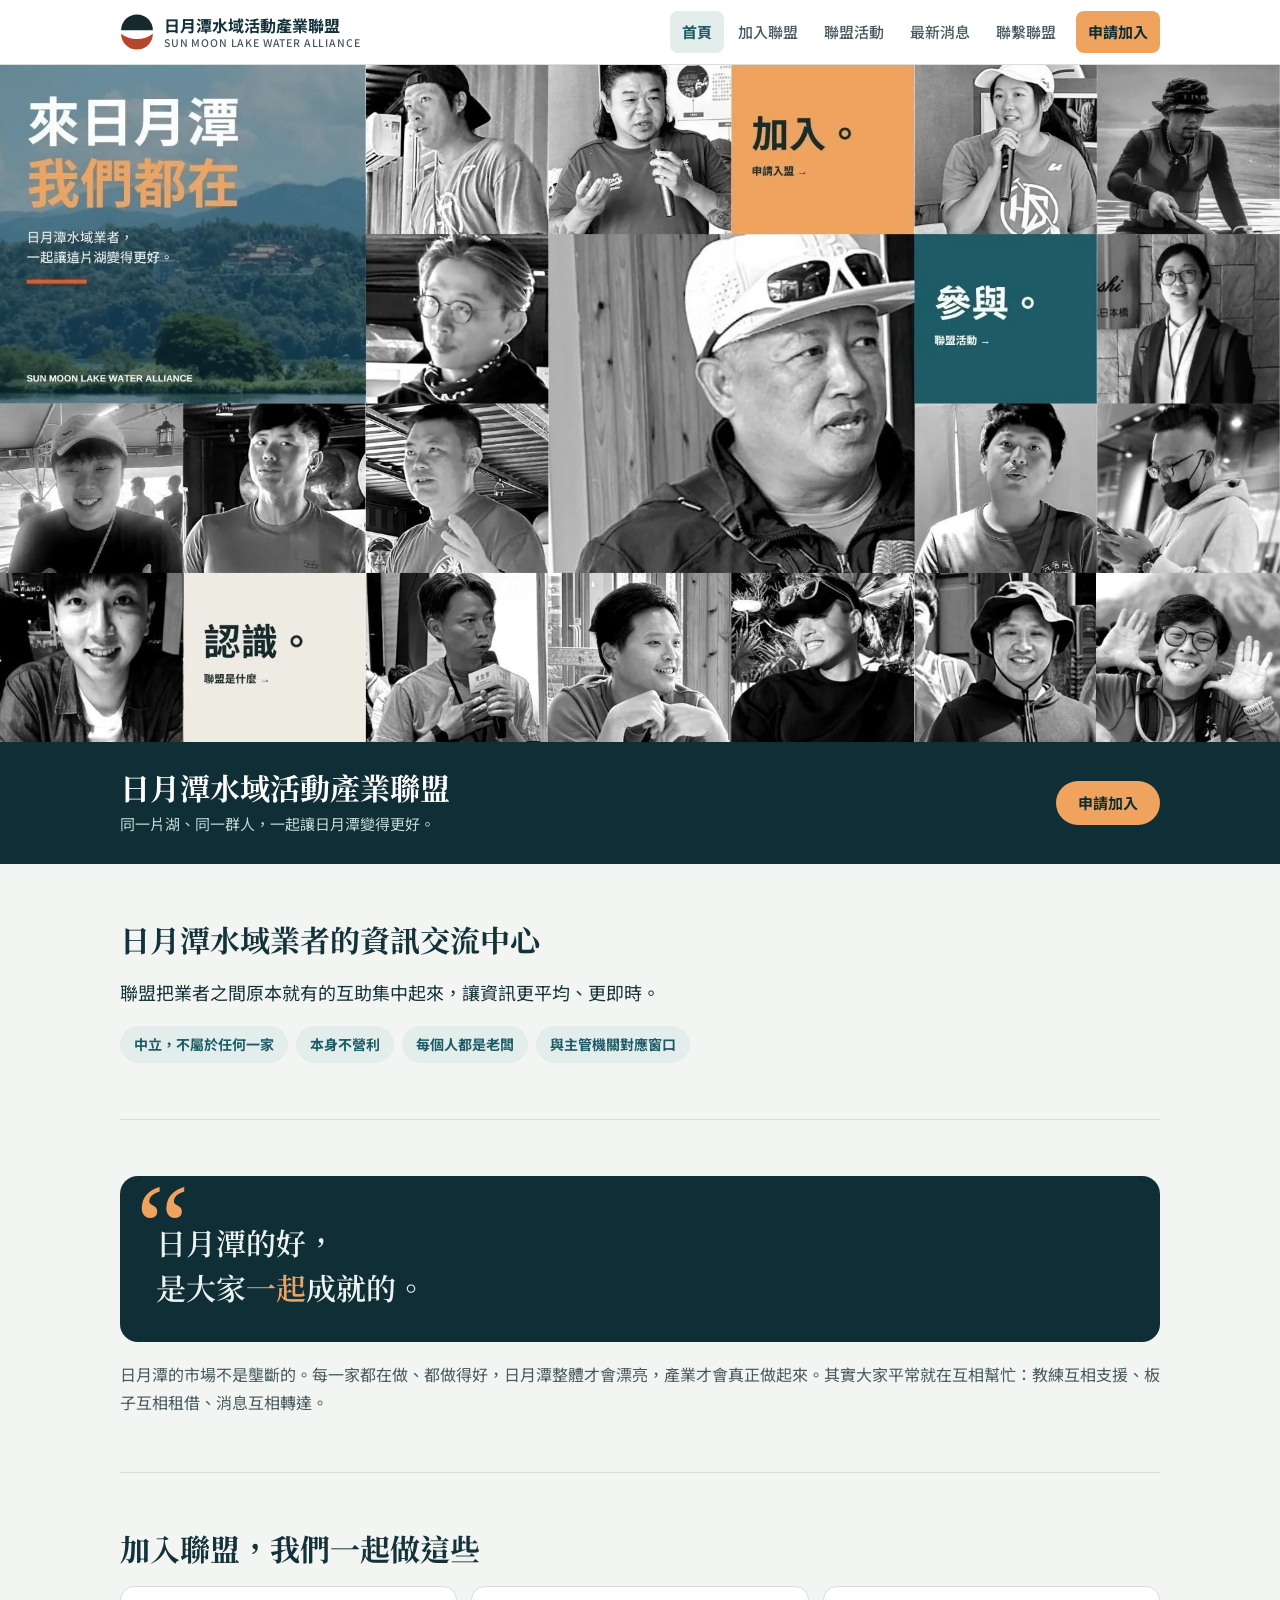
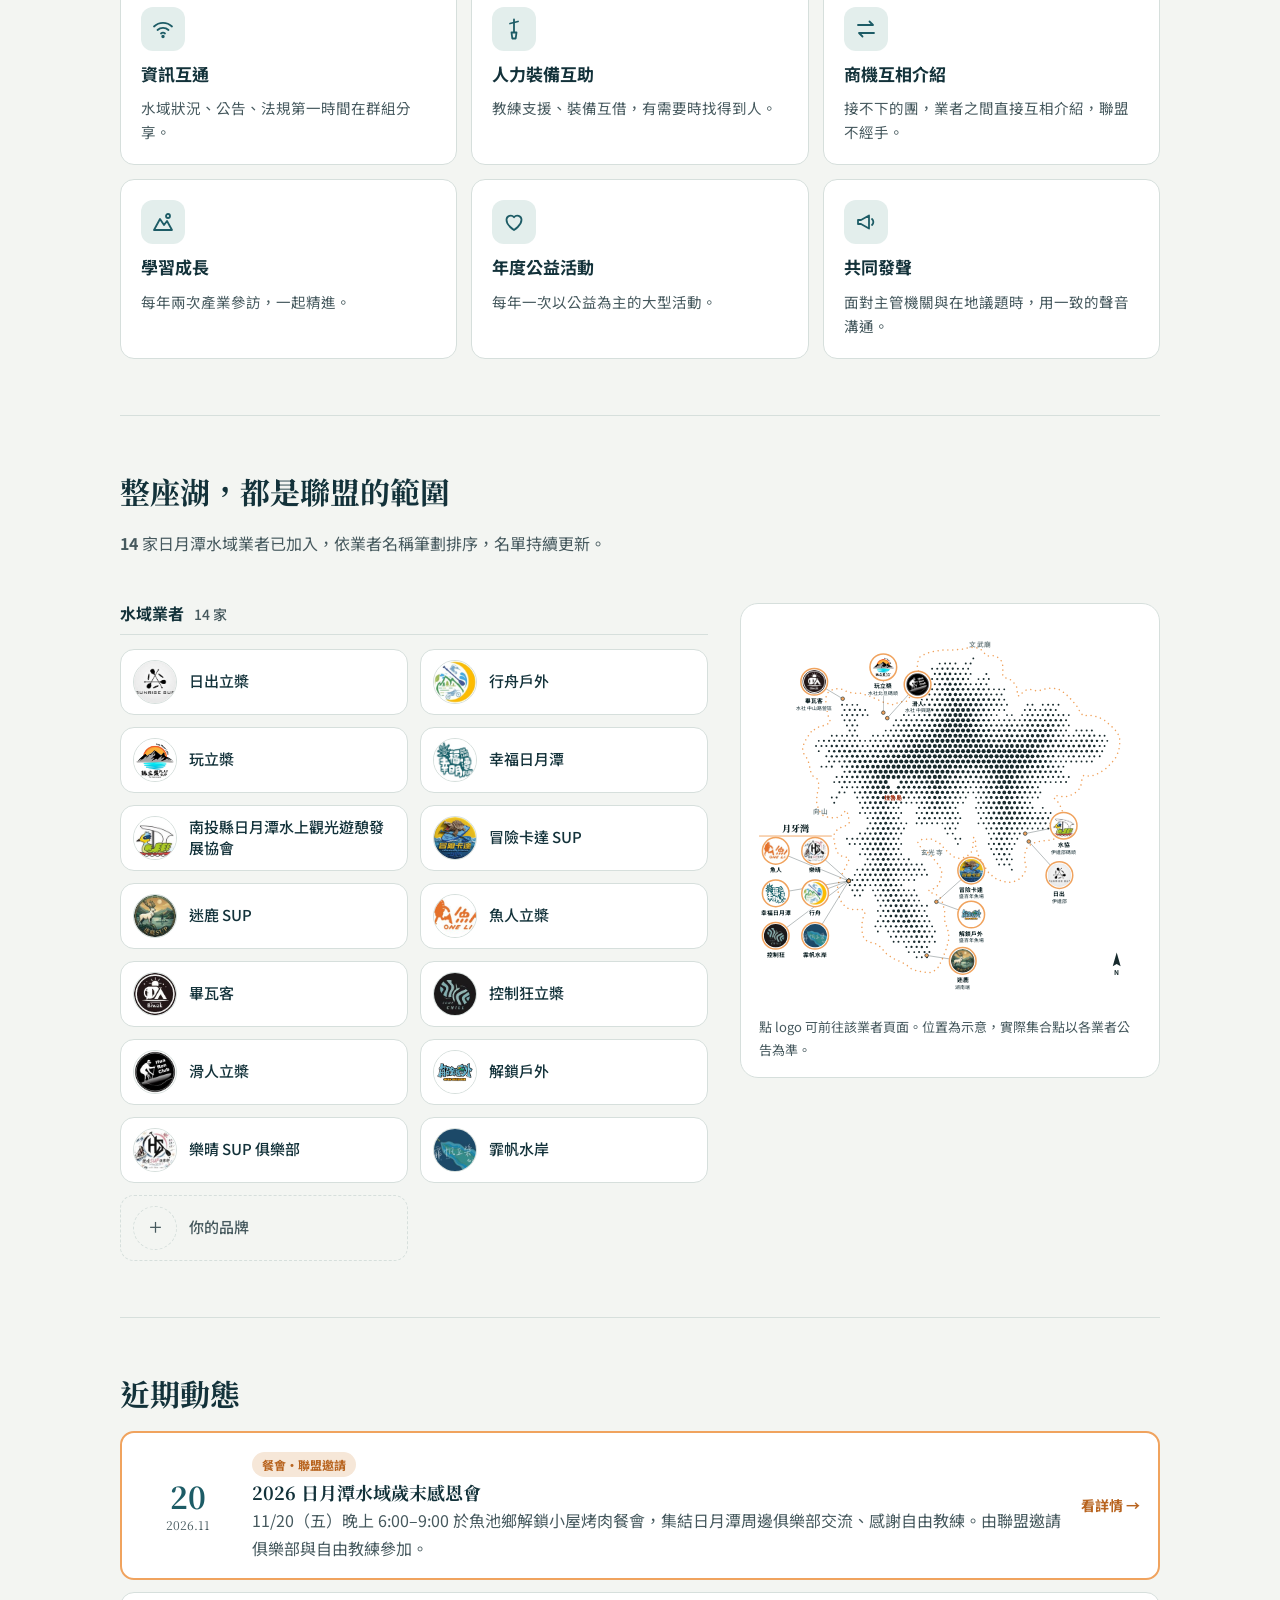
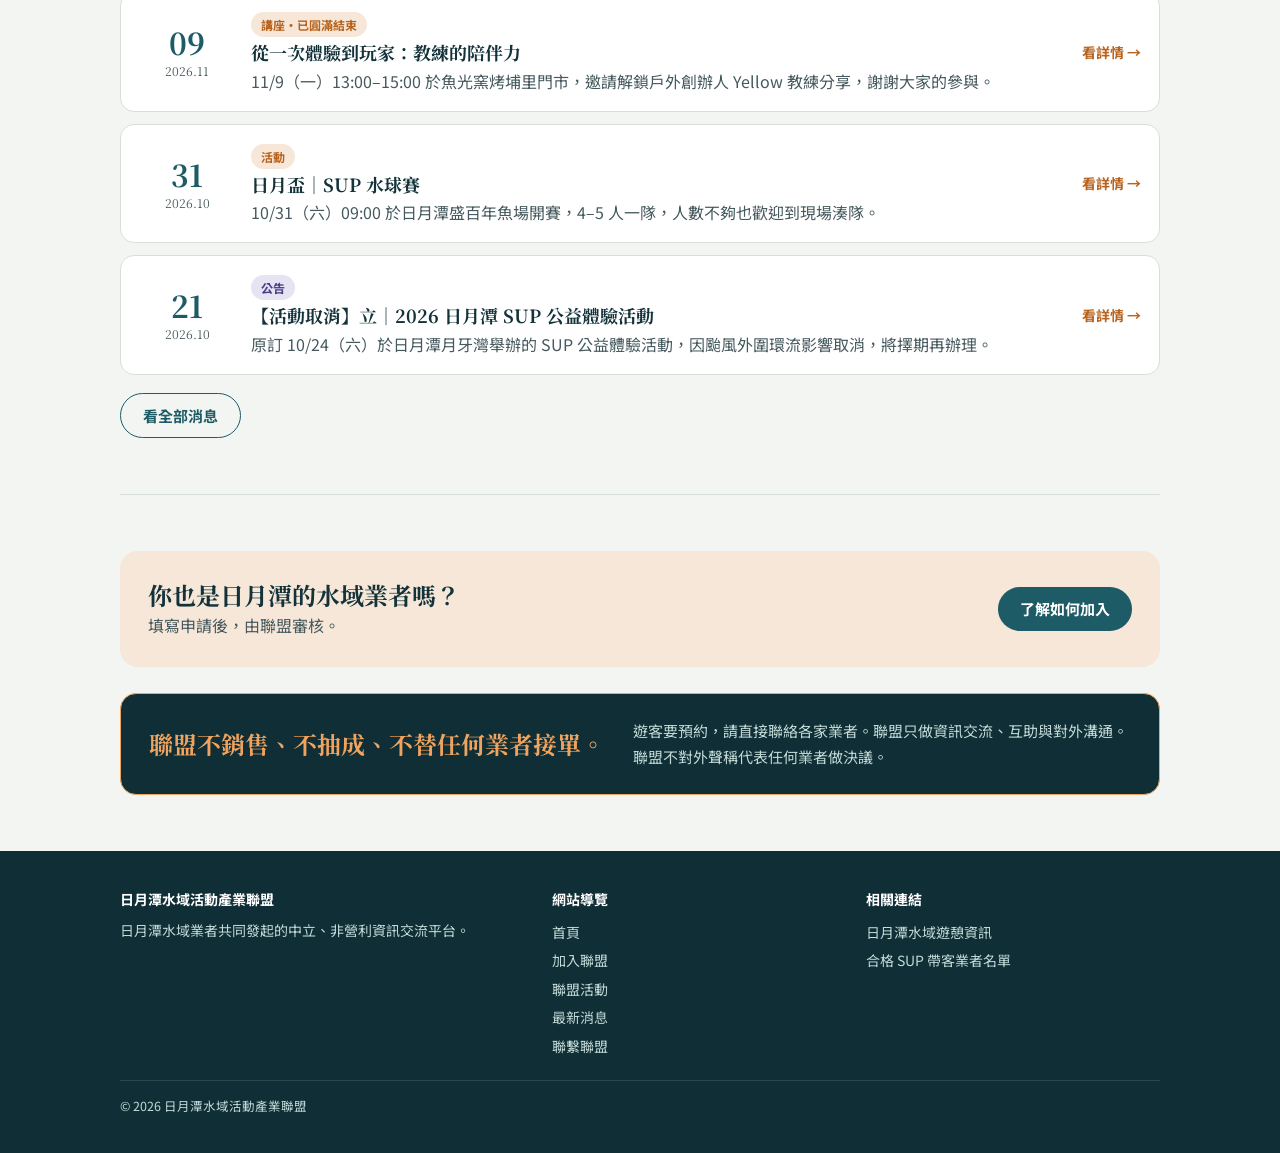
<file: index.html>
<!doctype html>
<html lang="zh-Hant-TW">
<head>
<meta charset="utf-8">
<meta name="viewport" content="width=device-width,initial-scale=1,viewport-fit=cover">
<title>日月潭水域活動產業聯盟</title>
<meta name="description" content="日月潭水域業者共同發起的中立、非營利資訊交流平台。資訊互通、互助合作、一起讓日月潭更好。">
<link rel="canonical" href="https://sunmoonlake.xyz/">
<meta property="og:type" content="website">
<meta property="og:site_name" content="日月潭水域活動產業聯盟">
<meta property="og:title" content="日月潭水域活動產業聯盟">
<meta property="og:description" content="日月潭水域業者共同發起的中立、非營利資訊交流平台。資訊互通、互助合作、一起讓日月潭更好。">
<meta property="og:url" content="https://sunmoonlake.xyz/">
<meta property="og:image" content="https://sunmoonlake.xyz/assets/img/og.jpg?v=20261023">
<meta name="theme-color" content="#0F2E35">
<link rel="icon" href="/assets/img/favicon.svg" type="image/svg+xml">
<link rel="preconnect" href="https://fonts.googleapis.com">
<link rel="preconnect" href="https://fonts.gstatic.com" crossorigin>
<link rel="stylesheet" href="https://fonts.googleapis.com/css2?family=Noto+Sans+TC:wght@400;500;700&family=Noto+Serif+TC:wght@600;700&display=swap">
<link rel="stylesheet" href="/assets/style.css?v=20261124b">
</head>
<body>
<a class="skip" href="#main">跳到主要內容</a>
<header class="hdr">
  <div class="wrap">
    <a class="logo" href="/"><svg class="logo-mark" viewBox="40 34 120 132" aria-hidden="true"><path d="M44 94A56 56 0 0 1 156 94Z" fill="#16292C"/><path d="M44 106A56 56 0 0 0 156 106A92 92 0 0 1 44 106Z" fill="#B5482C"/></svg><span>日月潭水域活動產業聯盟<small>SUN MOON LAKE WATER ALLIANCE</small></span></a>
    <button class="burger" id="burger" type="button" aria-expanded="false" aria-controls="nav">選單</button>
    <nav class="nav" id="nav" aria-label="主選單"><a href="/" aria-current="page">首頁</a><a href="/join/">加入聯盟</a><a href="/events/">聯盟活動</a><a href="/news/">最新消息</a><a href="/contact/">聯繫聯盟</a><a href="/join/#apply" class="cta">申請加入</a></nav>
  </div>
</header>
<main id="main">
<section class="hero" data-hide-sticky>
  <div class="hero-art">
    <picture>
      <source type="image/webp" srcset="/assets/img/hero-members-960.webp?v=20261124b 960w, /assets/img/hero-members.webp?v=20261124b 1920w" sizes="100vw">
      <img class="hero-img" src="/assets/img/hero-members.jpg?v=20261124b" alt="來日月潭，我們都在：日月潭湖景與聯盟業者夥伴們的人像牆" width="1920" height="1016" fetchpriority="high">
    </picture>
    <a class="hot hot-join" href="/join/" aria-label="加入聯盟：申請入盟"></a>
    <a class="hot hot-events" href="/events/" aria-label="參與聯盟活動"></a>
    <a class="hot hot-about" href="#about" aria-label="認識聯盟：聯盟是什麼"></a>
  </div>
  <div class="wrap">
    <div class="hero-txt"><h1><span class="nb">日月潭水域活動</span><span class="nb">產業聯盟</span></h1>
    <p class="sub">同一片湖、同一群人，一起讓日月潭變得更好。</p></div>
    <div class="hero-cta"><a class="btn btn-sun" href="/join/">申請加入</a></div>
  </div>
</section>
<div class="wrap">
  <section class="sec" id="about">
    <h2>日月潭水域業者的資訊交流中心</h2>
    <p class="lead">聯盟把業者之間原本就有的互助集中起來，讓資訊更平均、更即時。</p>
    <ul class="tags"><li>中立，不屬於任何一家</li><li>本身不營利</li><li>每個人都是老闆</li><li>與主管機關對應窗口</li></ul>
  </section>
  <section class="sec">
    <div class="quote"><p>日月潭的好，<br>是大家<em>一起</em>成就的。</p></div>
    <p class="muted">日月潭的市場不是壟斷的。每一家都在做、都做得好，日月潭整體才會漂亮，產業才會真正做起來。其實大家平常就在互相幫忙：教練互相支援、板子互相租借、消息互相轉達。</p>
  </section>
  <section class="sec">
    <h2><span class="nb">加入聯盟，</span><span class="nb">我們一起做這些</span></h2>
    <div class="grid3"><div class="card"><i class="ico"><svg viewBox="0 0 24 24" aria-hidden="true"><path d="M3 9.5a13 13 0 0 1 18 0M6.5 13a8 8 0 0 1 11 0M10 16.5a3 3 0 0 1 4 0"/><circle cx="12" cy="19.5" r=".8"/></svg></i><b>資訊互通</b><span>水域狀況、公告、法規第一時間在群組分享。</span></div><div class="card"><i class="ico"><svg viewBox="0 0 24 24" aria-hidden="true"><path d="M12 2.5v13M9.5 15.5h5l-.8 6h-3.4z"/><path d="M8 6.5l8-2"/></svg></i><b>人力裝備互助</b><span>教練支援、裝備互借，有需要時找得到人。</span></div><div class="card"><i class="ico"><svg viewBox="0 0 24 24" aria-hidden="true"><path d="M4 8h15l-3.5-3.5M20 16H5l3.5 3.5"/></svg></i><b>商機互相介紹</b><span>接不下的團，業者之間直接互相介紹，聯盟不經手。</span></div><div class="card"><i class="ico"><svg viewBox="0 0 24 24" aria-hidden="true"><path d="M3 20l6-11 4 6 3-4 5 9z"/><circle cx="17" cy="6" r="2"/></svg></i><b>學習成長</b><span>每年兩次產業參訪，一起精進。</span></div><div class="card"><i class="ico"><svg viewBox="0 0 24 24" aria-hidden="true"><path d="M12 20s-7.5-4.6-7.5-10.2A4.2 4.2 0 0 1 12 7.2a4.2 4.2 0 0 1 7.5 2.6C19.5 15.4 12 20 12 20z"/></svg></i><b>年度公益活動</b><span>每年一次以公益為主的大型活動。</span></div><div class="card"><i class="ico"><svg viewBox="0 0 24 24" aria-hidden="true"><path d="M4 10v4h3l8 4.5v-13L7 10z"/><path d="M18 9a4 4 0 0 1 0 6"/></svg></i><b>共同發聲</b><span>面對主管機關與在地議題時，用一致的聲音溝通。</span></div></div>
  </section>
  <section class="sec" id="members">
    <h2>整座湖，都是聯盟的範圍</h2>
    <p class="muted"><b>14</b> 家日月潭水域業者已加入，依業者名稱筆劃排序，名單持續更新。</p>
    <div class="mem-wrap">
      <div class="mem-list">
        <h3 class="mem-grp">水域業者<span>14 家</span></h3>
        <div class="mem-grid"><a class="mem-tile" href="https://www.facebook.com/supsunrise/" target="_blank" rel="noopener"><img src="/assets/logos/sunrise.jpg" alt="日出立槳 logo" loading="lazy" width="44" height="44"><span>日出立槳</span></a><a class="mem-tile" href="https://www.facebook.com/GoSUPTW/" target="_blank" rel="noopener"><img src="/assets/logos/gosup.jpg" alt="行舟戶外 logo" loading="lazy" width="44" height="44"><span>行舟戶外</span></a><a class="mem-tile" href="https://www.sunmoonlakesup.com.tw/" target="_blank" rel="noopener"><img src="/assets/logos/playsup.jpg" alt="玩立槳 logo" loading="lazy" width="44" height="44"><span>玩立槳</span></a><a class="mem-tile" href="https://www.facebook.com/SunMoonLakeFun/" target="_blank" rel="noopener"><img src="/assets/logos/xingfu.jpg" alt="幸福日月潭 logo" loading="lazy" width="44" height="44"><span>幸福日月潭</span></a><a class="mem-tile" href="https://www.facebook.com/Sun.Moon.Lake.Pedal/" target="_blank" rel="noopener"><img src="/assets/logos/shuixie.jpg" alt="南投縣日月潭水上觀光遊憩發展協會 logo" loading="lazy" width="44" height="44"><span>南投縣日月潭水上觀光遊憩發展協會</span></a><a class="mem-tile" href="https://www.kadasup.net/" target="_blank" rel="noopener"><img src="/assets/logos/kadasup.jpg" alt="冒險卡達 SUP logo" loading="lazy" width="44" height="44"><span>冒險卡達 SUP</span></a><a class="mem-tile" href="https://www.facebook.com/100088424755493/" target="_blank" rel="noopener"><img src="/assets/logos/milu.jpg" alt="迷鹿 SUP logo" loading="lazy" width="44" height="44"><span>迷鹿 SUP</span></a><a class="mem-tile" href="https://gosup.tw/" target="_blank" rel="noopener"><img src="/assets/logos/onelife.jpg" alt="魚人立槳 logo" loading="lazy" width="44" height="44"><span>魚人立槳</span></a><a class="mem-tile" href="https://www.facebook.com/biwak555/" target="_blank" rel="noopener"><img src="/assets/logos/biwak.jpg" alt="畢瓦客 logo" loading="lazy" width="44" height="44"><span>畢瓦客</span></a><a class="mem-tile" href="https://www.facebook.com/COMECHILLLLL/" target="_blank" rel="noopener"><img src="/assets/logos/comechill.jpg" alt="控制狂立槳 logo" loading="lazy" width="44" height="44"><span>控制狂立槳</span></a><a class="mem-tile" href="https://www.facebook.com/SMLSlidePeopleClub/" target="_blank" rel="noopener"><img src="/assets/logos/huaren.jpg" alt="滑人立槳 logo" loading="lazy" width="44" height="44"><span>滑人立槳</span></a><a class="mem-tile" href="https://www.facebook.com/openoutdoorworkshop/" target="_blank" rel="noopener"><img src="/assets/logos/openoutdoor.jpg" alt="解鎖戶外 logo" loading="lazy" width="44" height="44"><span>解鎖戶外</span></a><a class="mem-tile" href="https://www.happysunny.club/" target="_blank" rel="noopener"><img src="/assets/logos/leqing.jpg" alt="樂晴 SUP 俱樂部 logo" loading="lazy" width="44" height="44"><span>樂晴 SUP 俱樂部</span></a><a class="mem-tile" href="https://www.facebook.com/feifan69888/" target="_blank" rel="noopener"><img src="/assets/logos/feifan.jpg" alt="霏帆水岸 logo" loading="lazy" width="44" height="44"><span>霏帆水岸</span></a><a class="mem-tile add" href="/join/"><i>＋</i><span>你的品牌</span></a></div>
      </div>
      <figure class="smap"><svg class="smap-svg" viewBox="-200 -140 1300 1300" role="img" aria-label="日月潭聯盟業者集合點地圖"><defs><clipPath id="lc0"><circle cx="230" cy="29" r="39"/></clipPath><clipPath id="lc1"><circle cx="343" cy="86" r="39"/></clipPath><clipPath id="lc2"><circle cx="2" cy="77" r="39"/></clipPath><clipPath id="lc3"><circle cx="825" cy="552" r="39"/></clipPath><clipPath id="lc4"><circle cx="520" cy="700" r="39"/></clipPath><clipPath id="lc13"><circle cx="520" cy="845" r="39"/></clipPath><clipPath id="lc5"><circle cx="-125" cy="635" r="39"/></clipPath><clipPath id="lc6"><circle cx="5" cy="635" r="39"/></clipPath><clipPath id="lc7"><circle cx="-125" cy="775" r="39"/></clipPath><clipPath id="lc8"><circle cx="5" cy="775" r="39"/></clipPath><clipPath id="lc9"><circle cx="-125" cy="915" r="39"/></clipPath><clipPath id="lc10"><circle cx="5" cy="915" r="39"/></clipPath><clipPath id="lc11"><circle cx="811" cy="715" r="39"/></clipPath><clipPath id="lc12"><circle cx="492" cy="998" r="39"/></clipPath></defs><style>.ar{font:700 22px var(--sans);fill:#7C8B8D;letter-spacing:2px}.on{font:700 19px var(--sans);fill:#16292C;paint-order:stroke;stroke:#FFFFFF;stroke-width:6px;stroke-linejoin:round}.os{font:500 16px var(--sans);fill:#46595E;paint-order:stroke;stroke:#FFFFFF;stroke-width:5px;stroke-linejoin:round}.lp{cursor:pointer;outline:none}.lp .rg{transition:stroke .2s,stroke-width .2s}.lp:hover .rg,.lp:focus-visible .rg{stroke:#B5482C;stroke-width:6}</style><path d="M-8 242 L-24 265 L-33 284 L-36 299 L-32 315 L-21 331 L-14 350 L-11 371 L-2 388 L14 399 L18 420 L11 450 L10 474 L15 494 L22 508 L31 518 L44 523 L63 526 L77 525 L89 520 L98 512 L105 502 L111 507 L116 528 L118 541 L115 546 L105 552 L86 559 L74 569 L67 582 L67 601 L74 628 L81 644 L90 651 L99 655 L109 656 L115 659 L117 663 L108 684 L88 723 L79 752 L81 771 L85 787 L91 802 L101 815 L114 825 L133 829 L160 828 L170 837 L163 856 L159 878 L160 901 L164 918 L171 929 L184 936 L204 941 L222 953 L240 974 L262 990 L290 1002 L308 1012 L316 1021 L335 1029 L363 1035 L382 1037 L393 1034 L402 1028 L411 1019 L423 996 L437 960 L445 932 L446 912 L442 892 L434 872 L431 856 L434 844 L431 827 L425 805 L418 790 L410 782 L399 777 L387 773 L380 770 L380 766 L385 763 L395 760 L404 755 L410 749 L416 737 L421 720 L423 707 L422 698 L412 681 L391 655 L375 639 L364 634 L353 623 L344 607 L355 598 L386 595 L415 609 L442 638 L463 655 L476 659 L488 659 L499 656 L508 651 L515 645 L521 638 L524 629 L526 616 L527 599 L528 591 L532 592 L534 601 L535 619 L539 636 L545 654 L558 677 L576 705 L598 725 L623 736 L645 739 L666 735 L682 726 L692 714 L699 701 L701 689 L700 678 L696 668 L696 655 L698 640 L702 628 L708 620 L718 613 L734 606 L754 602 L778 600 L797 595 L811 587 L820 579 L826 571 L828 555 L828 531 L823 509 L814 487 L805 472 L795 463 L794 457 L799 453 L809 453 L824 457 L840 455 L856 448 L869 439 L878 429 L883 415 L886 395 L891 386 L900 388 L912 388 L928 385 L946 376 L966 362 L983 345 L999 324 L1007 303 L1010 282 L1010 266 L1008 257 L1003 247 L995 236 L981 222 L961 205 L941 194 L922 189 L905 187 L892 190 L881 181 L872 162 L855 141 L831 116 L809 102 L788 98 L768 99 L751 105 L735 107 L719 103 L706 102 L698 106 L689 113 L678 124 L672 122 L672 108 L671 97 L667 88 L660 80 L651 71 L640 66 L628 63 L623 52 L625 31 L623 16 L618 6 L610 -2 L599 -8 L588 -10 L576 -8 L567 -12 L560 -23 L550 -31 L535 -36 L515 -36 L488 -30 L460 -28 L431 -28 L400 -24 L370 -16 L351 -5 L344 11 L342 25 L346 38 L346 57 L344 83 L338 101 L327 111 L319 122 L313 136 L304 143 L292 143 L278 146 L263 153 L234 146 L189 126 L156 115 L134 115 L113 111 L95 102 L78 100 L65 102 L54 107 L47 113 L42 122 L40 133 L41 153 L46 181 L51 200 L56 209 L44 218 L15 227 Z" fill="none" stroke="#F0A35E" stroke-width="5" stroke-dasharray="0.1 16" stroke-linecap="round"/><g fill="#16292C"><circle cx="527" cy="0" r="3.0"/><circle cx="416" cy="17" r="3.1"/><circle cx="434" cy="17" r="3.3"/><circle cx="450" cy="17" r="3.3"/><circle cx="468" cy="17" r="3.2"/><circle cx="502" cy="17" r="3.2"/><circle cx="518" cy="17" r="3.3"/><circle cx="391" cy="34" r="3.2"/><circle cx="408" cy="34" r="3.5"/><circle cx="425" cy="34" r="3.8"/><circle cx="442" cy="34" r="3.8"/><circle cx="459" cy="34" r="3.8"/><circle cx="476" cy="34" r="3.4"/><circle cx="493" cy="34" r="3.3"/><circle cx="510" cy="34" r="3.1"/><circle cx="400" cy="51" r="3.5"/><circle cx="416" cy="51" r="4.1"/><circle cx="434" cy="51" r="4.4"/><circle cx="450" cy="51" r="4.4"/><circle cx="468" cy="51" r="4.0"/><circle cx="484" cy="51" r="3.7"/><circle cx="502" cy="51" r="3.5"/><circle cx="518" cy="51" r="3.1"/><circle cx="570" cy="51" r="3.3"/><circle cx="391" cy="68" r="3.2"/><circle cx="408" cy="68" r="3.8"/><circle cx="425" cy="68" r="4.4"/><circle cx="442" cy="68" r="5.0"/><circle cx="459" cy="68" r="4.6"/><circle cx="476" cy="68" r="4.4"/><circle cx="493" cy="68" r="4.0"/><circle cx="510" cy="68" r="3.4"/><circle cx="544" cy="68" r="3.0"/><circle cx="561" cy="68" r="3.3"/><circle cx="578" cy="68" r="3.1"/><circle cx="400" cy="85" r="3.5"/><circle cx="416" cy="85" r="4.1"/><circle cx="434" cy="85" r="4.7"/><circle cx="450" cy="85" r="5.3"/><circle cx="468" cy="85" r="5.0"/><circle cx="484" cy="85" r="4.4"/><circle cx="502" cy="85" r="3.9"/><circle cx="518" cy="85" r="3.5"/><circle cx="536" cy="85" r="3.5"/><circle cx="552" cy="85" r="3.6"/><circle cx="570" cy="85" r="3.5"/><circle cx="391" cy="102" r="3.3"/><circle cx="408" cy="102" r="3.9"/><circle cx="425" cy="102" r="4.5"/><circle cx="442" cy="102" r="5.1"/><circle cx="459" cy="102" r="5.5"/><circle cx="476" cy="102" r="5.0"/><circle cx="493" cy="102" r="4.5"/><circle cx="510" cy="102" r="4.1"/><circle cx="527" cy="102" r="4.0"/><circle cx="544" cy="102" r="4.1"/><circle cx="561" cy="102" r="3.9"/><circle cx="578" cy="102" r="3.4"/><circle cx="595" cy="102" r="3.0"/><circle cx="612" cy="102" r="3.1"/><circle cx="629" cy="102" r="3.0"/><circle cx="382" cy="119" r="3.2"/><circle cx="400" cy="119" r="3.8"/><circle cx="416" cy="119" r="4.3"/><circle cx="434" cy="119" r="4.9"/><circle cx="450" cy="119" r="5.5"/><circle cx="468" cy="119" r="5.6"/><circle cx="484" cy="119" r="5.1"/><circle cx="502" cy="119" r="4.8"/><circle cx="518" cy="119" r="4.6"/><circle cx="536" cy="119" r="4.6"/><circle cx="552" cy="119" r="4.4"/><circle cx="570" cy="119" r="4.0"/><circle cx="586" cy="119" r="3.7"/><circle cx="604" cy="119" r="3.6"/><circle cx="620" cy="119" r="3.3"/><circle cx="357" cy="136" r="3.0"/><circle cx="374" cy="136" r="3.4"/><circle cx="391" cy="136" r="3.8"/><circle cx="408" cy="136" r="4.3"/><circle cx="425" cy="136" r="4.8"/><circle cx="442" cy="136" r="5.3"/><circle cx="459" cy="136" r="5.9"/><circle cx="476" cy="136" r="5.8"/><circle cx="493" cy="136" r="5.5"/><circle cx="510" cy="136" r="5.2"/><circle cx="527" cy="136" r="5.2"/><circle cx="544" cy="136" r="5.0"/><circle cx="561" cy="136" r="4.7"/><circle cx="578" cy="136" r="4.3"/><circle cx="595" cy="136" r="4.2"/><circle cx="612" cy="136" r="3.6"/><circle cx="629" cy="136" r="3.1"/><circle cx="94" cy="153" r="3.2"/><circle cx="110" cy="153" r="3.0"/><circle cx="128" cy="153" r="3.0"/><circle cx="144" cy="153" r="3.0"/><circle cx="348" cy="153" r="3.0"/><circle cx="366" cy="153" r="3.6"/><circle cx="382" cy="153" r="4.1"/><circle cx="400" cy="153" r="4.5"/><circle cx="416" cy="153" r="4.9"/><circle cx="434" cy="153" r="5.3"/><circle cx="450" cy="153" r="5.8"/><circle cx="468" cy="153" r="6.4"/><circle cx="484" cy="153" r="6.1"/><circle cx="502" cy="153" r="5.9"/><circle cx="518" cy="153" r="5.8"/><circle cx="536" cy="153" r="5.7"/><circle cx="552" cy="153" r="5.1"/><circle cx="570" cy="153" r="4.6"/><circle cx="586" cy="153" r="4.2"/><circle cx="604" cy="153" r="4.0"/><circle cx="620" cy="153" r="3.6"/><circle cx="638" cy="153" r="3.1"/><circle cx="706" cy="153" r="3.1"/><circle cx="722" cy="153" r="3.3"/><circle cx="756" cy="153" r="3.1"/><circle cx="774" cy="153" r="3.5"/><circle cx="790" cy="153" r="3.2"/><circle cx="808" cy="153" r="3.1"/><circle cx="102" cy="170" r="3.5"/><circle cx="119" cy="170" r="3.6"/><circle cx="136" cy="170" r="3.6"/><circle cx="153" cy="170" r="3.6"/><circle cx="170" cy="170" r="3.2"/><circle cx="357" cy="170" r="3.3"/><circle cx="374" cy="170" r="3.8"/><circle cx="391" cy="170" r="4.4"/><circle cx="408" cy="170" r="5.0"/><circle cx="425" cy="170" r="5.5"/><circle cx="442" cy="170" r="5.9"/><circle cx="459" cy="170" r="6.4"/><circle cx="476" cy="170" r="6.8"/><circle cx="493" cy="170" r="6.5"/><circle cx="510" cy="170" r="6.3"/><circle cx="527" cy="170" r="5.8"/><circle cx="544" cy="170" r="5.2"/><circle cx="561" cy="170" r="4.7"/><circle cx="578" cy="170" r="4.1"/><circle cx="595" cy="170" r="3.6"/><circle cx="612" cy="170" r="3.3"/><circle cx="629" cy="170" r="3.1"/><circle cx="697" cy="170" r="3.2"/><circle cx="714" cy="170" r="3.7"/><circle cx="731" cy="170" r="3.4"/><circle cx="748" cy="170" r="3.2"/><circle cx="765" cy="170" r="3.7"/><circle cx="782" cy="170" r="3.8"/><circle cx="799" cy="170" r="3.3"/><circle cx="94" cy="187" r="3.2"/><circle cx="110" cy="187" r="3.6"/><circle cx="128" cy="187" r="3.8"/><circle cx="144" cy="187" r="3.5"/><circle cx="162" cy="187" r="3.4"/><circle cx="178" cy="187" r="3.1"/><circle cx="298" cy="187" r="3.3"/><circle cx="314" cy="187" r="3.1"/><circle cx="332" cy="187" r="3.2"/><circle cx="348" cy="187" r="3.4"/><circle cx="366" cy="187" r="3.8"/><circle cx="382" cy="187" r="4.3"/><circle cx="400" cy="187" r="4.9"/><circle cx="416" cy="187" r="5.4"/><circle cx="434" cy="187" r="6.0"/><circle cx="450" cy="187" r="6.5"/><circle cx="468" cy="187" r="6.8"/><circle cx="484" cy="187" r="6.8"/><circle cx="502" cy="187" r="6.5"/><circle cx="518" cy="187" r="6.0"/><circle cx="536" cy="187" r="5.4"/><circle cx="552" cy="187" r="4.8"/><circle cx="570" cy="187" r="4.2"/><circle cx="586" cy="187" r="3.6"/><circle cx="604" cy="187" r="3.1"/><circle cx="638" cy="187" r="3.1"/><circle cx="654" cy="187" r="3.1"/><circle cx="688" cy="187" r="3.2"/><circle cx="706" cy="187" r="3.7"/><circle cx="722" cy="187" r="4.0"/><circle cx="740" cy="187" r="3.8"/><circle cx="756" cy="187" r="3.9"/><circle cx="774" cy="187" r="4.3"/><circle cx="790" cy="187" r="3.9"/><circle cx="808" cy="187" r="3.4"/><circle cx="824" cy="187" r="3.4"/><circle cx="842" cy="187" r="3.0"/><circle cx="102" cy="204" r="3.1"/><circle cx="119" cy="204" r="3.7"/><circle cx="136" cy="204" r="3.3"/><circle cx="272" cy="204" r="3.2"/><circle cx="289" cy="204" r="3.6"/><circle cx="306" cy="204" r="3.8"/><circle cx="323" cy="204" r="3.7"/><circle cx="340" cy="204" r="3.8"/><circle cx="357" cy="204" r="4.1"/><circle cx="374" cy="204" r="4.4"/><circle cx="391" cy="204" r="4.9"/><circle cx="408" cy="204" r="5.4"/><circle cx="425" cy="204" r="5.9"/><circle cx="442" cy="204" r="6.5"/><circle cx="459" cy="204" r="6.8"/><circle cx="476" cy="204" r="6.8"/><circle cx="493" cy="204" r="6.8"/><circle cx="510" cy="204" r="6.3"/><circle cx="527" cy="204" r="5.7"/><circle cx="544" cy="204" r="5.1"/><circle cx="561" cy="204" r="4.5"/><circle cx="578" cy="204" r="4.0"/><circle cx="595" cy="204" r="3.5"/><circle cx="612" cy="204" r="3.3"/><circle cx="629" cy="204" r="3.6"/><circle cx="646" cy="204" r="3.7"/><circle cx="663" cy="204" r="3.5"/><circle cx="680" cy="204" r="3.3"/><circle cx="697" cy="204" r="3.8"/><circle cx="714" cy="204" r="4.3"/><circle cx="731" cy="204" r="4.4"/><circle cx="748" cy="204" r="4.4"/><circle cx="765" cy="204" r="4.5"/><circle cx="782" cy="204" r="4.5"/><circle cx="799" cy="204" r="4.1"/><circle cx="816" cy="204" r="3.9"/><circle cx="833" cy="204" r="3.5"/><circle cx="110" cy="221" r="3.3"/><circle cx="128" cy="221" r="3.6"/><circle cx="144" cy="221" r="3.1"/><circle cx="264" cy="221" r="3.1"/><circle cx="280" cy="221" r="3.7"/><circle cx="298" cy="221" r="4.2"/><circle cx="314" cy="221" r="4.3"/><circle cx="332" cy="221" r="4.3"/><circle cx="348" cy="221" r="4.5"/><circle cx="366" cy="221" r="4.7"/><circle cx="382" cy="221" r="5.0"/><circle cx="400" cy="221" r="5.5"/><circle cx="416" cy="221" r="5.9"/><circle cx="434" cy="221" r="6.5"/><circle cx="450" cy="221" r="6.8"/><circle cx="468" cy="221" r="6.8"/><circle cx="484" cy="221" r="6.8"/><circle cx="502" cy="221" r="6.7"/><circle cx="518" cy="221" r="6.1"/><circle cx="536" cy="221" r="5.6"/><circle cx="552" cy="221" r="5.0"/><circle cx="570" cy="221" r="4.5"/><circle cx="586" cy="221" r="4.1"/><circle cx="604" cy="221" r="3.9"/><circle cx="620" cy="221" r="4.0"/><circle cx="638" cy="221" r="4.2"/><circle cx="654" cy="221" r="4.2"/><circle cx="672" cy="221" r="3.9"/><circle cx="688" cy="221" r="4.0"/><circle cx="706" cy="221" r="4.4"/><circle cx="722" cy="221" r="4.8"/><circle cx="740" cy="221" r="4.9"/><circle cx="756" cy="221" r="5.0"/><circle cx="774" cy="221" r="5.1"/><circle cx="790" cy="221" r="4.7"/><circle cx="808" cy="221" r="4.2"/><circle cx="824" cy="221" r="3.6"/><circle cx="842" cy="221" r="3.1"/><circle cx="119" cy="238" r="3.5"/><circle cx="136" cy="238" r="3.4"/><circle cx="238" cy="238" r="3.0"/><circle cx="255" cy="238" r="3.5"/><circle cx="272" cy="238" r="3.8"/><circle cx="289" cy="238" r="4.2"/><circle cx="306" cy="238" r="4.7"/><circle cx="323" cy="238" r="4.8"/><circle cx="340" cy="238" r="4.9"/><circle cx="357" cy="238" r="5.1"/><circle cx="374" cy="238" r="5.4"/><circle cx="391" cy="238" r="5.7"/><circle cx="408" cy="238" r="6.1"/><circle cx="425" cy="238" r="6.5"/><circle cx="442" cy="238" r="6.8"/><circle cx="459" cy="238" r="6.8"/><circle cx="476" cy="238" r="6.8"/><circle cx="493" cy="238" r="6.8"/><circle cx="510" cy="238" r="6.6"/><circle cx="527" cy="238" r="6.1"/><circle cx="544" cy="238" r="5.6"/><circle cx="561" cy="238" r="5.2"/><circle cx="578" cy="238" r="4.8"/><circle cx="595" cy="238" r="4.5"/><circle cx="612" cy="238" r="4.5"/><circle cx="629" cy="238" r="4.6"/><circle cx="646" cy="238" r="4.8"/><circle cx="663" cy="238" r="4.6"/><circle cx="680" cy="238" r="4.5"/><circle cx="697" cy="238" r="4.7"/><circle cx="714" cy="238" r="5.0"/><circle cx="731" cy="238" r="5.4"/><circle cx="748" cy="238" r="5.5"/><circle cx="765" cy="238" r="5.5"/><circle cx="782" cy="238" r="4.9"/><circle cx="799" cy="238" r="4.3"/><circle cx="816" cy="238" r="3.8"/><circle cx="833" cy="238" r="3.2"/><circle cx="867" cy="238" r="3.2"/><circle cx="884" cy="238" r="3.3"/><circle cx="901" cy="238" r="3.3"/><circle cx="918" cy="238" r="3.4"/><circle cx="60" cy="255" r="3.1"/><circle cx="76" cy="255" r="3.2"/><circle cx="94" cy="255" r="3.2"/><circle cx="110" cy="255" r="3.4"/><circle cx="128" cy="255" r="3.7"/><circle cx="144" cy="255" r="3.1"/><circle cx="196" cy="255" r="3.1"/><circle cx="212" cy="255" r="3.2"/><circle cx="230" cy="255" r="3.4"/><circle cx="246" cy="255" r="3.6"/><circle cx="264" cy="255" r="4.1"/><circle cx="280" cy="255" r="4.4"/><circle cx="298" cy="255" r="4.8"/><circle cx="314" cy="255" r="5.2"/><circle cx="332" cy="255" r="5.4"/><circle cx="348" cy="255" r="5.6"/><circle cx="366" cy="255" r="5.8"/><circle cx="382" cy="255" r="6.0"/><circle cx="400" cy="255" r="6.3"/><circle cx="416" cy="255" r="6.7"/><circle cx="434" cy="255" r="6.8"/><circle cx="450" cy="255" r="6.8"/><circle cx="468" cy="255" r="6.8"/><circle cx="484" cy="255" r="6.8"/><circle cx="502" cy="255" r="6.8"/><circle cx="518" cy="255" r="6.6"/><circle cx="536" cy="255" r="6.2"/><circle cx="552" cy="255" r="5.8"/><circle cx="570" cy="255" r="5.4"/><circle cx="586" cy="255" r="5.2"/><circle cx="604" cy="255" r="5.0"/><circle cx="620" cy="255" r="5.1"/><circle cx="638" cy="255" r="5.3"/><circle cx="654" cy="255" r="5.2"/><circle cx="672" cy="255" r="5.1"/><circle cx="688" cy="255" r="5.1"/><circle cx="706" cy="255" r="5.3"/><circle cx="722" cy="255" r="5.6"/><circle cx="740" cy="255" r="6.0"/><circle cx="756" cy="255" r="5.9"/><circle cx="774" cy="255" r="5.3"/><circle cx="790" cy="255" r="4.7"/><circle cx="808" cy="255" r="4.2"/><circle cx="824" cy="255" r="3.7"/><circle cx="842" cy="255" r="3.4"/><circle cx="858" cy="255" r="3.4"/><circle cx="876" cy="255" r="3.7"/><circle cx="892" cy="255" r="3.8"/><circle cx="910" cy="255" r="4.0"/><circle cx="926" cy="255" r="3.6"/><circle cx="944" cy="255" r="3.3"/><circle cx="960" cy="255" r="3.1"/><circle cx="17" cy="272" r="3.0"/><circle cx="34" cy="272" r="3.4"/><circle cx="51" cy="272" r="3.6"/><circle cx="68" cy="272" r="3.7"/><circle cx="85" cy="272" r="3.8"/><circle cx="102" cy="272" r="3.8"/><circle cx="119" cy="272" r="4.0"/><circle cx="136" cy="272" r="3.7"/><circle cx="153" cy="272" r="3.4"/><circle cx="170" cy="272" r="3.1"/><circle cx="187" cy="272" r="3.4"/><circle cx="204" cy="272" r="3.7"/><circle cx="221" cy="272" r="3.9"/><circle cx="238" cy="272" r="4.1"/><circle cx="255" cy="272" r="4.3"/><circle cx="272" cy="272" r="4.7"/><circle cx="289" cy="272" r="5.1"/><circle cx="306" cy="272" r="5.4"/><circle cx="323" cy="272" r="5.8"/><circle cx="340" cy="272" r="6.0"/><circle cx="357" cy="272" r="6.2"/><circle cx="374" cy="272" r="6.4"/><circle cx="391" cy="272" r="6.7"/><circle cx="408" cy="272" r="6.8"/><circle cx="425" cy="272" r="6.8"/><circle cx="442" cy="272" r="6.8"/><circle cx="459" cy="272" r="6.8"/><circle cx="476" cy="272" r="6.8"/><circle cx="493" cy="272" r="6.8"/><circle cx="510" cy="272" r="6.8"/><circle cx="527" cy="272" r="6.8"/><circle cx="544" cy="272" r="6.4"/><circle cx="561" cy="272" r="6.1"/><circle cx="578" cy="272" r="5.8"/><circle cx="595" cy="272" r="5.7"/><circle cx="612" cy="272" r="5.6"/><circle cx="629" cy="272" r="5.7"/><circle cx="646" cy="272" r="5.9"/><circle cx="663" cy="272" r="5.7"/><circle cx="680" cy="272" r="5.7"/><circle cx="697" cy="272" r="5.8"/><circle cx="714" cy="272" r="6.0"/><circle cx="731" cy="272" r="6.3"/><circle cx="748" cy="272" r="6.3"/><circle cx="765" cy="272" r="5.8"/><circle cx="782" cy="272" r="5.2"/><circle cx="799" cy="272" r="4.7"/><circle cx="816" cy="272" r="4.3"/><circle cx="833" cy="272" r="4.1"/><circle cx="850" cy="272" r="3.9"/><circle cx="867" cy="272" r="4.1"/><circle cx="884" cy="272" r="4.4"/><circle cx="901" cy="272" r="4.4"/><circle cx="918" cy="272" r="4.3"/><circle cx="935" cy="272" r="4.0"/><circle cx="952" cy="272" r="3.5"/><circle cx="969" cy="272" r="3.0"/><circle cx="8" cy="289" r="3.1"/><circle cx="26" cy="289" r="3.4"/><circle cx="42" cy="289" r="3.5"/><circle cx="60" cy="289" r="3.9"/><circle cx="76" cy="289" r="4.4"/><circle cx="94" cy="289" r="4.4"/><circle cx="110" cy="289" r="4.4"/><circle cx="128" cy="289" r="4.3"/><circle cx="144" cy="289" r="4.0"/><circle cx="162" cy="289" r="3.7"/><circle cx="178" cy="289" r="3.6"/><circle cx="196" cy="289" r="3.9"/><circle cx="212" cy="289" r="4.4"/><circle cx="230" cy="289" r="4.5"/><circle cx="246" cy="289" r="4.7"/><circle cx="264" cy="289" r="5.0"/><circle cx="280" cy="289" r="5.3"/><circle cx="298" cy="289" r="5.7"/><circle cx="314" cy="289" r="6.1"/><circle cx="332" cy="289" r="6.5"/><circle cx="348" cy="289" r="6.7"/><circle cx="366" cy="289" r="6.8"/><circle cx="382" cy="289" r="6.8"/><circle cx="400" cy="289" r="6.8"/><circle cx="416" cy="289" r="6.8"/><circle cx="434" cy="289" r="6.8"/><circle cx="450" cy="289" r="6.8"/><circle cx="468" cy="289" r="6.8"/><circle cx="484" cy="289" r="6.8"/><circle cx="502" cy="289" r="6.8"/><circle cx="518" cy="289" r="6.8"/><circle cx="536" cy="289" r="6.8"/><circle cx="552" cy="289" r="6.7"/><circle cx="570" cy="289" r="6.5"/><circle cx="586" cy="289" r="6.3"/><circle cx="604" cy="289" r="6.2"/><circle cx="620" cy="289" r="6.2"/><circle cx="638" cy="289" r="6.4"/><circle cx="654" cy="289" r="6.3"/><circle cx="672" cy="289" r="6.3"/><circle cx="688" cy="289" r="6.3"/><circle cx="706" cy="289" r="6.4"/><circle cx="722" cy="289" r="6.6"/><circle cx="740" cy="289" r="6.2"/><circle cx="756" cy="289" r="5.7"/><circle cx="774" cy="289" r="5.3"/><circle cx="790" cy="289" r="4.9"/><circle cx="808" cy="289" r="4.7"/><circle cx="824" cy="289" r="4.7"/><circle cx="842" cy="289" r="4.5"/><circle cx="858" cy="289" r="4.5"/><circle cx="876" cy="289" r="4.7"/><circle cx="892" cy="289" r="4.7"/><circle cx="910" cy="289" r="4.8"/><circle cx="926" cy="289" r="4.2"/><circle cx="944" cy="289" r="3.6"/><circle cx="960" cy="289" r="3.1"/><circle cx="17" cy="306" r="3.1"/><circle cx="51" cy="306" r="3.5"/><circle cx="68" cy="306" r="4.1"/><circle cx="85" cy="306" r="4.5"/><circle cx="102" cy="306" r="4.7"/><circle cx="119" cy="306" r="5.0"/><circle cx="136" cy="306" r="4.7"/><circle cx="153" cy="306" r="4.4"/><circle cx="170" cy="306" r="4.2"/><circle cx="187" cy="306" r="4.3"/><circle cx="204" cy="306" r="4.6"/><circle cx="221" cy="306" r="5.0"/><circle cx="238" cy="306" r="5.2"/><circle cx="255" cy="306" r="5.4"/><circle cx="272" cy="306" r="5.6"/><circle cx="289" cy="306" r="5.9"/><circle cx="306" cy="306" r="6.3"/><circle cx="323" cy="306" r="6.7"/><circle cx="340" cy="306" r="6.8"/><circle cx="357" cy="306" r="6.8"/><circle cx="374" cy="306" r="6.8"/><circle cx="391" cy="306" r="6.8"/><circle cx="408" cy="306" r="6.8"/><circle cx="425" cy="306" r="6.8"/><circle cx="442" cy="306" r="6.8"/><circle cx="459" cy="306" r="6.8"/><circle cx="476" cy="306" r="6.8"/><circle cx="493" cy="306" r="6.8"/><circle cx="510" cy="306" r="6.8"/><circle cx="527" cy="306" r="6.8"/><circle cx="544" cy="306" r="6.8"/><circle cx="561" cy="306" r="6.8"/><circle cx="578" cy="306" r="6.8"/><circle cx="595" cy="306" r="6.8"/><circle cx="612" cy="306" r="6.8"/><circle cx="629" cy="306" r="6.8"/><circle cx="646" cy="306" r="6.8"/><circle cx="663" cy="306" r="6.8"/><circle cx="680" cy="306" r="6.8"/><circle cx="697" cy="306" r="6.8"/><circle cx="714" cy="306" r="6.7"/><circle cx="731" cy="306" r="6.1"/><circle cx="748" cy="306" r="5.6"/><circle cx="765" cy="306" r="5.1"/><circle cx="782" cy="306" r="4.6"/><circle cx="799" cy="306" r="4.3"/><circle cx="816" cy="306" r="4.1"/><circle cx="833" cy="306" r="4.1"/><circle cx="850" cy="306" r="4.4"/><circle cx="867" cy="306" r="4.3"/><circle cx="884" cy="306" r="4.1"/><circle cx="901" cy="306" r="4.3"/><circle cx="918" cy="306" r="4.3"/><circle cx="935" cy="306" r="3.9"/><circle cx="952" cy="306" r="3.4"/><circle cx="42" cy="323" r="3.3"/><circle cx="60" cy="323" r="3.9"/><circle cx="76" cy="323" r="3.9"/><circle cx="94" cy="323" r="4.0"/><circle cx="110" cy="323" r="4.4"/><circle cx="128" cy="323" r="4.9"/><circle cx="144" cy="323" r="5.0"/><circle cx="162" cy="323" r="4.8"/><circle cx="178" cy="323" r="4.8"/><circle cx="196" cy="323" r="4.9"/><circle cx="212" cy="323" r="5.2"/><circle cx="230" cy="323" r="5.6"/><circle cx="246" cy="323" r="5.8"/><circle cx="264" cy="323" r="6.0"/><circle cx="280" cy="323" r="6.3"/><circle cx="298" cy="323" r="6.6"/><circle cx="314" cy="323" r="6.8"/><circle cx="332" cy="323" r="6.8"/><circle cx="348" cy="323" r="6.8"/><circle cx="366" cy="323" r="6.8"/><circle cx="382" cy="323" r="6.8"/><circle cx="400" cy="323" r="6.8"/><circle cx="416" cy="323" r="6.8"/><circle cx="434" cy="323" r="6.8"/><circle cx="450" cy="323" r="6.8"/><circle cx="468" cy="323" r="6.8"/><circle cx="484" cy="323" r="6.8"/><circle cx="502" cy="323" r="6.8"/><circle cx="518" cy="323" r="6.8"/><circle cx="536" cy="323" r="6.8"/><circle cx="552" cy="323" r="6.8"/><circle cx="570" cy="323" r="6.8"/><circle cx="586" cy="323" r="6.8"/><circle cx="604" cy="323" r="6.8"/><circle cx="620" cy="323" r="6.8"/><circle cx="638" cy="323" r="6.8"/><circle cx="654" cy="323" r="6.8"/><circle cx="672" cy="323" r="6.8"/><circle cx="688" cy="323" r="6.8"/><circle cx="706" cy="323" r="6.8"/><circle cx="722" cy="323" r="6.3"/><circle cx="740" cy="323" r="5.7"/><circle cx="756" cy="323" r="5.1"/><circle cx="774" cy="323" r="4.6"/><circle cx="790" cy="323" r="4.0"/><circle cx="808" cy="323" r="3.6"/><circle cx="824" cy="323" r="3.5"/><circle cx="842" cy="323" r="3.7"/><circle cx="858" cy="323" r="3.9"/><circle cx="876" cy="323" r="3.7"/><circle cx="892" cy="323" r="3.6"/><circle cx="910" cy="323" r="3.8"/><circle cx="926" cy="323" r="3.6"/><circle cx="944" cy="323" r="3.2"/><circle cx="51" cy="340" r="3.5"/><circle cx="68" cy="340" r="3.5"/><circle cx="85" cy="340" r="3.4"/><circle cx="102" cy="340" r="3.8"/><circle cx="119" cy="340" r="4.4"/><circle cx="136" cy="340" r="5.0"/><circle cx="153" cy="340" r="5.5"/><circle cx="170" cy="340" r="5.4"/><circle cx="187" cy="340" r="5.4"/><circle cx="204" cy="340" r="5.6"/><circle cx="221" cy="340" r="5.9"/><circle cx="238" cy="340" r="6.2"/><circle cx="255" cy="340" r="6.5"/><circle cx="272" cy="340" r="6.7"/><circle cx="289" cy="340" r="6.8"/><circle cx="306" cy="340" r="6.8"/><circle cx="323" cy="340" r="6.8"/><circle cx="340" cy="340" r="6.8"/><circle cx="357" cy="340" r="6.8"/><circle cx="374" cy="340" r="6.8"/><circle cx="391" cy="340" r="6.8"/><circle cx="408" cy="340" r="6.8"/><circle cx="425" cy="340" r="6.8"/><circle cx="442" cy="340" r="6.8"/><circle cx="459" cy="340" r="6.8"/><circle cx="476" cy="340" r="6.8"/><circle cx="493" cy="340" r="6.6"/><circle cx="510" cy="340" r="6.4"/><circle cx="527" cy="340" r="6.4"/><circle cx="544" cy="340" r="6.5"/><circle cx="561" cy="340" r="6.7"/><circle cx="578" cy="340" r="6.8"/><circle cx="595" cy="340" r="6.8"/><circle cx="612" cy="340" r="6.8"/><circle cx="629" cy="340" r="6.8"/><circle cx="646" cy="340" r="6.8"/><circle cx="663" cy="340" r="6.8"/><circle cx="680" cy="340" r="6.8"/><circle cx="697" cy="340" r="6.4"/><circle cx="714" cy="340" r="6.2"/><circle cx="731" cy="340" r="5.9"/><circle cx="748" cy="340" r="5.3"/><circle cx="765" cy="340" r="4.8"/><circle cx="782" cy="340" r="4.2"/><circle cx="799" cy="340" r="3.6"/><circle cx="816" cy="340" r="3.0"/><circle cx="833" cy="340" r="3.1"/><circle cx="850" cy="340" r="3.3"/><circle cx="867" cy="340" r="3.3"/><circle cx="884" cy="340" r="3.0"/><circle cx="901" cy="340" r="3.3"/><circle cx="918" cy="340" r="3.2"/><circle cx="26" cy="357" r="3.1"/><circle cx="42" cy="357" r="3.2"/><circle cx="60" cy="357" r="3.4"/><circle cx="94" cy="357" r="3.5"/><circle cx="110" cy="357" r="4.0"/><circle cx="128" cy="357" r="4.5"/><circle cx="144" cy="357" r="5.0"/><circle cx="162" cy="357" r="5.6"/><circle cx="178" cy="357" r="5.9"/><circle cx="196" cy="357" r="6.0"/><circle cx="212" cy="357" r="6.2"/><circle cx="230" cy="357" r="6.5"/><circle cx="246" cy="357" r="6.8"/><circle cx="264" cy="357" r="6.8"/><circle cx="280" cy="357" r="6.8"/><circle cx="298" cy="357" r="6.8"/><circle cx="314" cy="357" r="6.8"/><circle cx="332" cy="357" r="6.8"/><circle cx="348" cy="357" r="6.8"/><circle cx="366" cy="357" r="6.8"/><circle cx="382" cy="357" r="6.8"/><circle cx="400" cy="357" r="6.8"/><circle cx="416" cy="357" r="6.8"/><circle cx="434" cy="357" r="6.8"/><circle cx="450" cy="357" r="6.8"/><circle cx="468" cy="357" r="6.4"/><circle cx="484" cy="357" r="6.1"/><circle cx="502" cy="357" r="5.9"/><circle cx="518" cy="357" r="5.8"/><circle cx="536" cy="357" r="5.9"/><circle cx="552" cy="357" r="6.0"/><circle cx="570" cy="357" r="6.3"/><circle cx="586" cy="357" r="6.6"/><circle cx="604" cy="357" r="6.8"/><circle cx="620" cy="357" r="6.8"/><circle cx="638" cy="357" r="6.8"/><circle cx="654" cy="357" r="6.8"/><circle cx="672" cy="357" r="6.6"/><circle cx="688" cy="357" r="6.2"/><circle cx="706" cy="357" r="5.8"/><circle cx="722" cy="357" r="5.5"/><circle cx="740" cy="357" r="5.3"/><circle cx="756" cy="357" r="5.0"/><circle cx="774" cy="357" r="4.6"/><circle cx="790" cy="357" r="4.1"/><circle cx="808" cy="357" r="3.6"/><circle cx="824" cy="357" r="3.1"/><circle cx="102" cy="374" r="3.4"/><circle cx="119" cy="374" r="4.0"/><circle cx="136" cy="374" r="4.6"/><circle cx="153" cy="374" r="5.1"/><circle cx="170" cy="374" r="5.4"/><circle cx="187" cy="374" r="5.8"/><circle cx="204" cy="374" r="6.3"/><circle cx="221" cy="374" r="6.8"/><circle cx="238" cy="374" r="6.8"/><circle cx="255" cy="374" r="6.8"/><circle cx="272" cy="374" r="6.8"/><circle cx="289" cy="374" r="6.7"/><circle cx="306" cy="374" r="6.6"/><circle cx="323" cy="374" r="6.5"/><circle cx="340" cy="374" r="6.6"/><circle cx="357" cy="374" r="6.7"/><circle cx="374" cy="374" r="6.8"/><circle cx="391" cy="374" r="6.8"/><circle cx="408" cy="374" r="6.8"/><circle cx="425" cy="374" r="6.8"/><circle cx="442" cy="374" r="6.5"/><circle cx="459" cy="374" r="6.1"/><circle cx="476" cy="374" r="5.8"/><circle cx="493" cy="374" r="5.5"/><circle cx="510" cy="374" r="5.3"/><circle cx="527" cy="374" r="5.3"/><circle cx="544" cy="374" r="5.4"/><circle cx="561" cy="374" r="5.6"/><circle cx="578" cy="374" r="5.9"/><circle cx="595" cy="374" r="6.3"/><circle cx="612" cy="374" r="6.8"/><circle cx="629" cy="374" r="6.8"/><circle cx="646" cy="374" r="6.8"/><circle cx="663" cy="374" r="6.5"/><circle cx="680" cy="374" r="6.0"/><circle cx="697" cy="374" r="5.5"/><circle cx="714" cy="374" r="5.1"/><circle cx="731" cy="374" r="4.8"/><circle cx="748" cy="374" r="4.7"/><circle cx="765" cy="374" r="4.4"/><circle cx="782" cy="374" r="4.2"/><circle cx="799" cy="374" r="4.2"/><circle cx="816" cy="374" r="3.6"/><circle cx="76" cy="391" r="3.3"/><circle cx="94" cy="391" r="3.5"/><circle cx="110" cy="391" r="3.8"/><circle cx="128" cy="391" r="4.3"/><circle cx="144" cy="391" r="4.4"/><circle cx="162" cy="391" r="4.8"/><circle cx="178" cy="391" r="5.2"/><circle cx="196" cy="391" r="5.7"/><circle cx="212" cy="391" r="6.2"/><circle cx="230" cy="391" r="6.8"/><circle cx="246" cy="391" r="6.8"/><circle cx="264" cy="391" r="6.5"/><circle cx="280" cy="391" r="6.2"/><circle cx="298" cy="391" r="6.0"/><circle cx="314" cy="391" r="5.9"/><circle cx="332" cy="391" r="6.0"/><circle cx="348" cy="391" r="6.1"/><circle cx="366" cy="391" r="6.3"/><circle cx="382" cy="391" r="6.6"/><circle cx="400" cy="391" r="6.8"/><circle cx="416" cy="391" r="6.8"/><circle cx="434" cy="391" r="6.4"/><circle cx="450" cy="391" r="5.9"/><circle cx="468" cy="391" r="5.5"/><circle cx="484" cy="391" r="5.1"/><circle cx="502" cy="391" r="4.8"/><circle cx="518" cy="391" r="4.7"/><circle cx="536" cy="391" r="4.7"/><circle cx="552" cy="391" r="5.0"/><circle cx="570" cy="391" r="5.3"/><circle cx="586" cy="391" r="5.7"/><circle cx="604" cy="391" r="6.2"/><circle cx="620" cy="391" r="6.7"/><circle cx="638" cy="391" r="6.8"/><circle cx="654" cy="391" r="6.5"/><circle cx="672" cy="391" r="6.0"/><circle cx="688" cy="391" r="5.5"/><circle cx="706" cy="391" r="4.9"/><circle cx="722" cy="391" r="4.5"/><circle cx="740" cy="391" r="4.2"/><circle cx="756" cy="391" r="4.1"/><circle cx="774" cy="391" r="3.7"/><circle cx="790" cy="391" r="3.6"/><circle cx="808" cy="391" r="3.7"/><circle cx="824" cy="391" r="3.5"/><circle cx="842" cy="391" r="3.2"/><circle cx="68" cy="408" r="3.1"/><circle cx="85" cy="408" r="3.5"/><circle cx="102" cy="408" r="4.0"/><circle cx="119" cy="408" r="3.8"/><circle cx="136" cy="408" r="3.8"/><circle cx="153" cy="408" r="4.2"/><circle cx="170" cy="408" r="4.7"/><circle cx="187" cy="408" r="5.2"/><circle cx="204" cy="408" r="5.8"/><circle cx="221" cy="408" r="6.3"/><circle cx="238" cy="408" r="6.5"/><circle cx="289" cy="408" r="5.6"/><circle cx="306" cy="408" r="5.4"/><circle cx="323" cy="408" r="5.4"/><circle cx="340" cy="408" r="5.4"/><circle cx="357" cy="408" r="5.6"/><circle cx="374" cy="408" r="5.9"/><circle cx="391" cy="408" r="6.3"/><circle cx="408" cy="408" r="6.7"/><circle cx="425" cy="408" r="6.4"/><circle cx="442" cy="408" r="5.8"/><circle cx="459" cy="408" r="5.3"/><circle cx="476" cy="408" r="4.9"/><circle cx="493" cy="408" r="4.5"/><circle cx="510" cy="408" r="4.1"/><circle cx="527" cy="408" r="4.1"/><circle cx="544" cy="408" r="4.3"/><circle cx="561" cy="408" r="4.7"/><circle cx="578" cy="408" r="5.1"/><circle cx="595" cy="408" r="5.6"/><circle cx="612" cy="408" r="6.2"/><circle cx="629" cy="408" r="6.7"/><circle cx="646" cy="408" r="6.5"/><circle cx="663" cy="408" r="6.0"/><circle cx="680" cy="408" r="5.5"/><circle cx="697" cy="408" r="5.0"/><circle cx="714" cy="408" r="4.4"/><circle cx="731" cy="408" r="3.9"/><circle cx="748" cy="408" r="3.5"/><circle cx="765" cy="408" r="3.5"/><circle cx="782" cy="408" r="3.1"/><circle cx="799" cy="408" r="3.1"/><circle cx="816" cy="408" r="3.2"/><circle cx="833" cy="408" r="3.3"/><circle cx="94" cy="425" r="3.5"/><circle cx="110" cy="425" r="3.4"/><circle cx="128" cy="425" r="3.1"/><circle cx="144" cy="425" r="3.6"/><circle cx="162" cy="425" r="4.2"/><circle cx="178" cy="425" r="4.8"/><circle cx="196" cy="425" r="5.4"/><circle cx="212" cy="425" r="5.9"/><circle cx="230" cy="425" r="6.2"/><circle cx="246" cy="425" r="5.9"/><circle cx="280" cy="425" r="5.2"/><circle cx="298" cy="425" r="4.9"/><circle cx="314" cy="425" r="4.8"/><circle cx="332" cy="425" r="4.8"/><circle cx="348" cy="425" r="5.0"/><circle cx="366" cy="425" r="5.3"/><circle cx="382" cy="425" r="5.7"/><circle cx="400" cy="425" r="6.2"/><circle cx="416" cy="425" r="6.1"/><circle cx="434" cy="425" r="5.7"/><circle cx="450" cy="425" r="5.3"/><circle cx="468" cy="425" r="4.8"/><circle cx="484" cy="425" r="4.3"/><circle cx="502" cy="425" r="3.9"/><circle cx="518" cy="425" r="3.5"/><circle cx="536" cy="425" r="3.6"/><circle cx="552" cy="425" r="4.1"/><circle cx="570" cy="425" r="4.6"/><circle cx="586" cy="425" r="5.1"/><circle cx="604" cy="425" r="5.7"/><circle cx="620" cy="425" r="6.2"/><circle cx="638" cy="425" r="6.4"/><circle cx="654" cy="425" r="5.9"/><circle cx="672" cy="425" r="5.4"/><circle cx="688" cy="425" r="5.0"/><circle cx="706" cy="425" r="4.6"/><circle cx="722" cy="425" r="4.0"/><circle cx="740" cy="425" r="3.4"/><circle cx="85" cy="442" r="3.4"/><circle cx="102" cy="442" r="3.1"/><circle cx="136" cy="442" r="3.3"/><circle cx="153" cy="442" r="3.9"/><circle cx="170" cy="442" r="4.4"/><circle cx="187" cy="442" r="4.8"/><circle cx="204" cy="442" r="5.3"/><circle cx="221" cy="442" r="5.9"/><circle cx="238" cy="442" r="5.5"/><circle cx="255" cy="442" r="5.2"/><circle cx="272" cy="442" r="5.0"/><circle cx="289" cy="442" r="4.6"/><circle cx="306" cy="442" r="4.3"/><circle cx="323" cy="442" r="4.2"/><circle cx="340" cy="442" r="4.3"/><circle cx="357" cy="442" r="4.7"/><circle cx="374" cy="442" r="5.1"/><circle cx="391" cy="442" r="5.6"/><circle cx="408" cy="442" r="6.0"/><circle cx="425" cy="442" r="5.5"/><circle cx="442" cy="442" r="5.1"/><circle cx="459" cy="442" r="4.7"/><circle cx="476" cy="442" r="4.3"/><circle cx="493" cy="442" r="3.8"/><circle cx="510" cy="442" r="3.2"/><circle cx="527" cy="442" r="3.0"/><circle cx="544" cy="442" r="3.6"/><circle cx="561" cy="442" r="4.1"/><circle cx="578" cy="442" r="4.6"/><circle cx="595" cy="442" r="5.2"/><circle cx="612" cy="442" r="5.7"/><circle cx="629" cy="442" r="6.3"/><circle cx="646" cy="442" r="5.9"/><circle cx="663" cy="442" r="5.4"/><circle cx="680" cy="442" r="4.8"/><circle cx="697" cy="442" r="4.3"/><circle cx="714" cy="442" r="4.0"/><circle cx="731" cy="442" r="3.7"/><circle cx="748" cy="442" r="3.2"/><circle cx="60" cy="459" r="3.1"/><circle cx="76" cy="459" r="3.3"/><circle cx="144" cy="459" r="3.3"/><circle cx="162" cy="459" r="3.8"/><circle cx="178" cy="459" r="4.3"/><circle cx="196" cy="459" r="4.9"/><circle cx="212" cy="459" r="5.4"/><circle cx="230" cy="459" r="5.3"/><circle cx="246" cy="459" r="4.9"/><circle cx="264" cy="459" r="4.6"/><circle cx="280" cy="459" r="4.3"/><circle cx="298" cy="459" r="3.9"/><circle cx="314" cy="459" r="3.6"/><circle cx="332" cy="459" r="3.7"/><circle cx="348" cy="459" r="4.1"/><circle cx="366" cy="459" r="4.6"/><circle cx="382" cy="459" r="5.1"/><circle cx="400" cy="459" r="5.6"/><circle cx="416" cy="459" r="5.4"/><circle cx="434" cy="459" r="4.9"/><circle cx="450" cy="459" r="4.5"/><circle cx="468" cy="459" r="4.1"/><circle cx="484" cy="459" r="3.7"/><circle cx="502" cy="459" r="3.3"/><circle cx="536" cy="459" r="3.0"/><circle cx="552" cy="459" r="3.6"/><circle cx="570" cy="459" r="4.2"/><circle cx="586" cy="459" r="4.8"/><circle cx="604" cy="459" r="5.3"/><circle cx="620" cy="459" r="5.9"/><circle cx="638" cy="459" r="6.1"/><circle cx="654" cy="459" r="5.5"/><circle cx="672" cy="459" r="4.9"/><circle cx="688" cy="459" r="4.3"/><circle cx="706" cy="459" r="3.8"/><circle cx="722" cy="459" r="3.3"/><circle cx="740" cy="459" r="3.1"/><circle cx="68" cy="476" r="3.2"/><circle cx="153" cy="476" r="3.3"/><circle cx="170" cy="476" r="3.9"/><circle cx="187" cy="476" r="4.5"/><circle cx="204" cy="476" r="4.9"/><circle cx="221" cy="476" r="5.3"/><circle cx="238" cy="476" r="4.8"/><circle cx="255" cy="476" r="4.3"/><circle cx="272" cy="476" r="3.9"/><circle cx="289" cy="476" r="3.6"/><circle cx="306" cy="476" r="3.3"/><circle cx="323" cy="476" r="3.0"/><circle cx="340" cy="476" r="3.5"/><circle cx="357" cy="476" r="4.0"/><circle cx="374" cy="476" r="4.5"/><circle cx="391" cy="476" r="5.1"/><circle cx="408" cy="476" r="5.4"/><circle cx="425" cy="476" r="5.0"/><circle cx="442" cy="476" r="4.4"/><circle cx="459" cy="476" r="3.9"/><circle cx="476" cy="476" r="3.4"/><circle cx="493" cy="476" r="3.0"/><circle cx="544" cy="476" r="3.4"/><circle cx="561" cy="476" r="4.0"/><circle cx="578" cy="476" r="4.5"/><circle cx="595" cy="476" r="5.1"/><circle cx="612" cy="476" r="5.7"/><circle cx="629" cy="476" r="6.2"/><circle cx="646" cy="476" r="5.8"/><circle cx="663" cy="476" r="5.2"/><circle cx="680" cy="476" r="4.6"/><circle cx="697" cy="476" r="4.0"/><circle cx="714" cy="476" r="3.5"/><circle cx="162" cy="493" r="3.5"/><circle cx="178" cy="493" r="3.9"/><circle cx="196" cy="493" r="4.3"/><circle cx="212" cy="493" r="4.8"/><circle cx="230" cy="493" r="4.9"/><circle cx="246" cy="493" r="4.3"/><circle cx="264" cy="493" r="3.7"/><circle cx="280" cy="493" r="3.3"/><circle cx="348" cy="493" r="3.5"/><circle cx="366" cy="493" r="4.0"/><circle cx="382" cy="493" r="4.6"/><circle cx="400" cy="493" r="4.9"/><circle cx="416" cy="493" r="4.8"/><circle cx="434" cy="493" r="4.6"/><circle cx="450" cy="493" r="4.1"/><circle cx="468" cy="493" r="3.5"/><circle cx="536" cy="493" r="3.1"/><circle cx="552" cy="493" r="3.7"/><circle cx="570" cy="493" r="4.2"/><circle cx="586" cy="493" r="4.7"/><circle cx="604" cy="493" r="5.2"/><circle cx="620" cy="493" r="5.7"/><circle cx="638" cy="493" r="6.2"/><circle cx="654" cy="493" r="5.6"/><circle cx="672" cy="493" r="5.1"/><circle cx="688" cy="493" r="4.5"/><circle cx="706" cy="493" r="4.0"/><circle cx="722" cy="493" r="3.5"/><circle cx="756" cy="493" r="3.1"/><circle cx="153" cy="510" r="3.1"/><circle cx="170" cy="510" r="3.2"/><circle cx="187" cy="510" r="3.7"/><circle cx="204" cy="510" r="4.2"/><circle cx="221" cy="510" r="4.7"/><circle cx="238" cy="510" r="4.6"/><circle cx="255" cy="510" r="4.0"/><circle cx="272" cy="510" r="3.5"/><circle cx="289" cy="510" r="3.1"/><circle cx="340" cy="510" r="3.3"/><circle cx="357" cy="510" r="3.7"/><circle cx="374" cy="510" r="4.3"/><circle cx="391" cy="510" r="4.5"/><circle cx="408" cy="510" r="4.2"/><circle cx="425" cy="510" r="4.2"/><circle cx="442" cy="510" r="4.4"/><circle cx="459" cy="510" r="3.9"/><circle cx="476" cy="510" r="3.3"/><circle cx="544" cy="510" r="3.2"/><circle cx="561" cy="510" r="3.6"/><circle cx="578" cy="510" r="4.1"/><circle cx="595" cy="510" r="4.7"/><circle cx="612" cy="510" r="5.3"/><circle cx="629" cy="510" r="5.8"/><circle cx="646" cy="510" r="5.9"/><circle cx="663" cy="510" r="5.6"/><circle cx="680" cy="510" r="5.1"/><circle cx="697" cy="510" r="4.5"/><circle cx="714" cy="510" r="4.0"/><circle cx="731" cy="510" r="3.6"/><circle cx="748" cy="510" r="3.6"/><circle cx="765" cy="510" r="3.6"/><circle cx="782" cy="510" r="3.0"/><circle cx="178" cy="527" r="3.2"/><circle cx="196" cy="527" r="3.7"/><circle cx="212" cy="527" r="4.3"/><circle cx="230" cy="527" r="4.9"/><circle cx="246" cy="527" r="4.6"/><circle cx="264" cy="527" r="4.0"/><circle cx="280" cy="527" r="3.4"/><circle cx="348" cy="527" r="3.5"/><circle cx="366" cy="527" r="3.9"/><circle cx="382" cy="527" r="3.9"/><circle cx="400" cy="527" r="3.8"/><circle cx="416" cy="527" r="3.6"/><circle cx="434" cy="527" r="3.7"/><circle cx="450" cy="527" r="4.0"/><circle cx="468" cy="527" r="3.6"/><circle cx="484" cy="527" r="3.2"/><circle cx="552" cy="527" r="3.3"/><circle cx="570" cy="527" r="3.8"/><circle cx="586" cy="527" r="4.4"/><circle cx="604" cy="527" r="4.8"/><circle cx="620" cy="527" r="5.2"/><circle cx="638" cy="527" r="5.6"/><circle cx="654" cy="527" r="5.3"/><circle cx="672" cy="527" r="4.9"/><circle cx="688" cy="527" r="4.7"/><circle cx="706" cy="527" r="4.4"/><circle cx="722" cy="527" r="4.2"/><circle cx="740" cy="527" r="4.1"/><circle cx="756" cy="527" r="4.1"/><circle cx="774" cy="527" r="3.5"/><circle cx="187" cy="544" r="3.4"/><circle cx="204" cy="544" r="4.0"/><circle cx="221" cy="544" r="4.5"/><circle cx="238" cy="544" r="4.9"/><circle cx="255" cy="544" r="4.3"/><circle cx="272" cy="544" r="3.8"/><circle cx="289" cy="544" r="3.3"/><circle cx="306" cy="544" r="3.0"/><circle cx="340" cy="544" r="3.1"/><circle cx="357" cy="544" r="3.6"/><circle cx="374" cy="544" r="3.3"/><circle cx="391" cy="544" r="3.3"/><circle cx="408" cy="544" r="3.2"/><circle cx="425" cy="544" r="3.0"/><circle cx="442" cy="544" r="3.6"/><circle cx="459" cy="544" r="3.7"/><circle cx="476" cy="544" r="3.1"/><circle cx="544" cy="544" r="3.0"/><circle cx="561" cy="544" r="3.4"/><circle cx="578" cy="544" r="3.8"/><circle cx="595" cy="544" r="4.1"/><circle cx="612" cy="544" r="4.6"/><circle cx="629" cy="544" r="5.1"/><circle cx="646" cy="544" r="4.9"/><circle cx="663" cy="544" r="4.6"/><circle cx="680" cy="544" r="4.3"/><circle cx="697" cy="544" r="4.0"/><circle cx="714" cy="544" r="3.8"/><circle cx="731" cy="544" r="3.7"/><circle cx="748" cy="544" r="3.7"/><circle cx="765" cy="544" r="3.7"/><circle cx="782" cy="544" r="3.4"/><circle cx="178" cy="561" r="3.4"/><circle cx="196" cy="561" r="3.9"/><circle cx="212" cy="561" r="4.4"/><circle cx="230" cy="561" r="5.0"/><circle cx="246" cy="561" r="4.8"/><circle cx="264" cy="561" r="4.3"/><circle cx="280" cy="561" r="3.9"/><circle cx="298" cy="561" r="3.3"/><circle cx="434" cy="561" r="3.2"/><circle cx="450" cy="561" r="3.6"/><circle cx="468" cy="561" r="3.1"/><circle cx="570" cy="561" r="3.2"/><circle cx="586" cy="561" r="3.6"/><circle cx="604" cy="561" r="4.1"/><circle cx="620" cy="561" r="4.6"/><circle cx="638" cy="561" r="4.8"/><circle cx="654" cy="561" r="4.3"/><circle cx="672" cy="561" r="4.0"/><circle cx="688" cy="561" r="3.6"/><circle cx="706" cy="561" r="3.4"/><circle cx="722" cy="561" r="3.2"/><circle cx="740" cy="561" r="3.1"/><circle cx="756" cy="561" r="3.1"/><circle cx="774" cy="561" r="3.1"/><circle cx="153" cy="578" r="3.3"/><circle cx="170" cy="578" r="3.6"/><circle cx="187" cy="578" r="3.9"/><circle cx="204" cy="578" r="4.4"/><circle cx="221" cy="578" r="4.9"/><circle cx="238" cy="578" r="4.8"/><circle cx="255" cy="578" r="4.3"/><circle cx="272" cy="578" r="3.8"/><circle cx="289" cy="578" r="3.3"/><circle cx="442" cy="578" r="3.2"/><circle cx="459" cy="578" r="3.2"/><circle cx="578" cy="578" r="3.0"/><circle cx="595" cy="578" r="3.6"/><circle cx="612" cy="578" r="4.2"/><circle cx="629" cy="578" r="4.7"/><circle cx="646" cy="578" r="4.2"/><circle cx="663" cy="578" r="3.7"/><circle cx="680" cy="578" r="3.3"/><circle cx="110" cy="595" r="3.2"/><circle cx="128" cy="595" r="3.4"/><circle cx="144" cy="595" r="3.5"/><circle cx="162" cy="595" r="3.9"/><circle cx="178" cy="595" r="4.2"/><circle cx="196" cy="595" r="4.5"/><circle cx="212" cy="595" r="5.0"/><circle cx="230" cy="595" r="5.1"/><circle cx="246" cy="595" r="4.5"/><circle cx="264" cy="595" r="3.9"/><circle cx="280" cy="595" r="3.3"/><circle cx="468" cy="595" r="3.3"/><circle cx="484" cy="595" r="3.1"/><circle cx="586" cy="595" r="3.4"/><circle cx="604" cy="595" r="4.0"/><circle cx="620" cy="595" r="4.5"/><circle cx="638" cy="595" r="4.1"/><circle cx="654" cy="595" r="3.6"/><circle cx="672" cy="595" r="3.2"/><circle cx="119" cy="612" r="3.2"/><circle cx="136" cy="612" r="3.2"/><circle cx="153" cy="612" r="3.3"/><circle cx="170" cy="612" r="3.8"/><circle cx="187" cy="612" r="4.3"/><circle cx="204" cy="612" r="4.9"/><circle cx="221" cy="612" r="5.4"/><circle cx="238" cy="612" r="4.8"/><circle cx="255" cy="612" r="4.2"/><circle cx="272" cy="612" r="3.6"/><circle cx="289" cy="612" r="3.0"/><circle cx="476" cy="612" r="3.1"/><circle cx="578" cy="612" r="3.1"/><circle cx="595" cy="612" r="3.6"/><circle cx="612" cy="612" r="4.2"/><circle cx="629" cy="612" r="4.2"/><circle cx="646" cy="612" r="3.6"/><circle cx="663" cy="612" r="3.0"/><circle cx="162" cy="629" r="3.4"/><circle cx="178" cy="629" r="4.0"/><circle cx="196" cy="629" r="4.5"/><circle cx="212" cy="629" r="4.9"/><circle cx="230" cy="629" r="5.1"/><circle cx="246" cy="629" r="4.5"/><circle cx="264" cy="629" r="4.0"/><circle cx="280" cy="629" r="3.4"/><circle cx="586" cy="629" r="3.2"/><circle cx="604" cy="629" r="3.8"/><circle cx="620" cy="629" r="4.3"/><circle cx="638" cy="629" r="3.8"/><circle cx="654" cy="629" r="3.2"/><circle cx="153" cy="646" r="3.0"/><circle cx="170" cy="646" r="3.5"/><circle cx="187" cy="646" r="3.9"/><circle cx="204" cy="646" r="4.3"/><circle cx="221" cy="646" r="4.9"/><circle cx="238" cy="646" r="4.9"/><circle cx="255" cy="646" r="4.3"/><circle cx="272" cy="646" r="3.7"/><circle cx="289" cy="646" r="3.1"/><circle cx="595" cy="646" r="3.3"/><circle cx="612" cy="646" r="3.7"/><circle cx="629" cy="646" r="4.0"/><circle cx="646" cy="646" r="3.4"/><circle cx="178" cy="663" r="3.3"/><circle cx="196" cy="663" r="3.9"/><circle cx="212" cy="663" r="4.5"/><circle cx="230" cy="663" r="5.1"/><circle cx="246" cy="663" r="4.6"/><circle cx="264" cy="663" r="4.1"/><circle cx="280" cy="663" r="3.6"/><circle cx="298" cy="663" r="3.2"/><circle cx="314" cy="663" r="3.4"/><circle cx="604" cy="663" r="3.1"/><circle cx="620" cy="663" r="3.5"/><circle cx="638" cy="663" r="3.6"/><circle cx="654" cy="663" r="3.0"/><circle cx="170" cy="680" r="3.3"/><circle cx="187" cy="680" r="3.8"/><circle cx="204" cy="680" r="4.3"/><circle cx="221" cy="680" r="4.8"/><circle cx="238" cy="680" r="5.1"/><circle cx="255" cy="680" r="4.6"/><circle cx="272" cy="680" r="4.2"/><circle cx="289" cy="680" r="3.9"/><circle cx="306" cy="680" r="3.9"/><circle cx="323" cy="680" r="3.5"/><circle cx="340" cy="680" r="3.5"/><circle cx="357" cy="680" r="3.2"/><circle cx="612" cy="680" r="3.0"/><circle cx="629" cy="680" r="3.5"/><circle cx="646" cy="680" r="3.5"/><circle cx="144" cy="697" r="3.0"/><circle cx="162" cy="697" r="3.5"/><circle cx="178" cy="697" r="3.9"/><circle cx="196" cy="697" r="4.4"/><circle cx="212" cy="697" r="4.8"/><circle cx="230" cy="697" r="5.3"/><circle cx="246" cy="697" r="5.2"/><circle cx="264" cy="697" r="4.7"/><circle cx="280" cy="697" r="4.3"/><circle cx="298" cy="697" r="4.1"/><circle cx="314" cy="697" r="4.0"/><circle cx="332" cy="697" r="3.9"/><circle cx="348" cy="697" r="3.8"/><circle cx="366" cy="697" r="3.3"/><circle cx="654" cy="697" r="3.1"/><circle cx="136" cy="714" r="3.1"/><circle cx="153" cy="714" r="3.6"/><circle cx="170" cy="714" r="4.1"/><circle cx="187" cy="714" r="4.3"/><circle cx="204" cy="714" r="4.4"/><circle cx="221" cy="714" r="4.7"/><circle cx="238" cy="714" r="5.2"/><circle cx="255" cy="714" r="4.7"/><circle cx="272" cy="714" r="4.2"/><circle cx="289" cy="714" r="3.7"/><circle cx="306" cy="714" r="3.4"/><circle cx="323" cy="714" r="3.7"/><circle cx="340" cy="714" r="3.3"/><circle cx="357" cy="714" r="3.3"/><circle cx="374" cy="714" r="3.3"/><circle cx="128" cy="731" r="3.1"/><circle cx="144" cy="731" r="3.6"/><circle cx="162" cy="731" r="4.1"/><circle cx="178" cy="731" r="3.8"/><circle cx="196" cy="731" r="3.8"/><circle cx="212" cy="731" r="4.1"/><circle cx="230" cy="731" r="4.6"/><circle cx="246" cy="731" r="4.8"/><circle cx="264" cy="731" r="4.2"/><circle cx="280" cy="731" r="3.6"/><circle cx="298" cy="731" r="3.1"/><circle cx="314" cy="731" r="3.1"/><circle cx="332" cy="731" r="3.2"/><circle cx="119" cy="748" r="3.1"/><circle cx="136" cy="748" r="3.7"/><circle cx="153" cy="748" r="3.9"/><circle cx="170" cy="748" r="3.5"/><circle cx="187" cy="748" r="3.1"/><circle cx="204" cy="748" r="3.6"/><circle cx="221" cy="748" r="4.0"/><circle cx="238" cy="748" r="4.5"/><circle cx="255" cy="748" r="4.5"/><circle cx="272" cy="748" r="3.9"/><circle cx="289" cy="748" r="3.4"/><circle cx="128" cy="765" r="3.3"/><circle cx="144" cy="765" r="3.8"/><circle cx="162" cy="765" r="3.3"/><circle cx="196" cy="765" r="3.0"/><circle cx="212" cy="765" r="3.4"/><circle cx="230" cy="765" r="3.9"/><circle cx="246" cy="765" r="4.5"/><circle cx="264" cy="765" r="4.4"/><circle cx="280" cy="765" r="3.9"/><circle cx="298" cy="765" r="3.5"/><circle cx="314" cy="765" r="3.0"/><circle cx="332" cy="765" r="3.1"/><circle cx="136" cy="782" r="3.4"/><circle cx="153" cy="782" r="3.3"/><circle cx="204" cy="782" r="3.1"/><circle cx="221" cy="782" r="3.6"/><circle cx="238" cy="782" r="4.2"/><circle cx="255" cy="782" r="4.8"/><circle cx="272" cy="782" r="4.5"/><circle cx="289" cy="782" r="4.0"/><circle cx="306" cy="782" r="3.6"/><circle cx="323" cy="782" r="3.7"/><circle cx="340" cy="782" r="3.1"/><circle cx="212" cy="799" r="3.2"/><circle cx="230" cy="799" r="3.8"/><circle cx="246" cy="799" r="4.3"/><circle cx="264" cy="799" r="4.8"/><circle cx="280" cy="799" r="4.6"/><circle cx="298" cy="799" r="4.3"/><circle cx="314" cy="799" r="4.1"/><circle cx="332" cy="799" r="3.6"/><circle cx="348" cy="799" r="3.1"/><circle cx="221" cy="816" r="3.2"/><circle cx="238" cy="816" r="3.7"/><circle cx="255" cy="816" r="4.3"/><circle cx="272" cy="816" r="4.9"/><circle cx="289" cy="816" r="4.9"/><circle cx="306" cy="816" r="4.7"/><circle cx="323" cy="816" r="4.2"/><circle cx="340" cy="816" r="3.7"/><circle cx="357" cy="816" r="3.4"/><circle cx="374" cy="816" r="3.1"/><circle cx="212" cy="833" r="3.0"/><circle cx="230" cy="833" r="3.5"/><circle cx="246" cy="833" r="4.1"/><circle cx="264" cy="833" r="4.6"/><circle cx="280" cy="833" r="5.2"/><circle cx="298" cy="833" r="5.2"/><circle cx="314" cy="833" r="4.8"/><circle cx="332" cy="833" r="4.3"/><circle cx="348" cy="833" r="3.7"/><circle cx="366" cy="833" r="3.2"/><circle cx="221" cy="850" r="3.2"/><circle cx="238" cy="850" r="3.7"/><circle cx="255" cy="850" r="4.3"/><circle cx="272" cy="850" r="4.9"/><circle cx="289" cy="850" r="5.3"/><circle cx="306" cy="850" r="5.3"/><circle cx="323" cy="850" r="4.8"/><circle cx="340" cy="850" r="4.3"/><circle cx="357" cy="850" r="3.8"/><circle cx="374" cy="850" r="3.3"/><circle cx="212" cy="867" r="3.4"/><circle cx="230" cy="867" r="3.8"/><circle cx="246" cy="867" r="4.0"/><circle cx="264" cy="867" r="4.4"/><circle cx="280" cy="867" r="4.6"/><circle cx="298" cy="867" r="5.0"/><circle cx="314" cy="867" r="5.3"/><circle cx="332" cy="867" r="4.7"/><circle cx="348" cy="867" r="4.1"/><circle cx="366" cy="867" r="3.6"/><circle cx="382" cy="867" r="3.1"/><circle cx="204" cy="884" r="3.2"/><circle cx="221" cy="884" r="3.2"/><circle cx="238" cy="884" r="3.4"/><circle cx="255" cy="884" r="3.7"/><circle cx="272" cy="884" r="4.0"/><circle cx="289" cy="884" r="4.4"/><circle cx="306" cy="884" r="4.8"/><circle cx="323" cy="884" r="5.0"/><circle cx="340" cy="884" r="4.6"/><circle cx="357" cy="884" r="4.1"/><circle cx="374" cy="884" r="3.6"/><circle cx="391" cy="884" r="3.2"/><circle cx="212" cy="901" r="3.1"/><circle cx="246" cy="901" r="3.2"/><circle cx="264" cy="901" r="3.4"/><circle cx="280" cy="901" r="4.0"/><circle cx="298" cy="901" r="4.2"/><circle cx="314" cy="901" r="4.3"/><circle cx="332" cy="901" r="4.7"/><circle cx="348" cy="901" r="4.7"/><circle cx="366" cy="901" r="4.1"/><circle cx="382" cy="901" r="3.6"/><circle cx="400" cy="901" r="3.1"/><circle cx="255" cy="918" r="3.2"/><circle cx="272" cy="918" r="3.8"/><circle cx="289" cy="918" r="3.7"/><circle cx="306" cy="918" r="3.7"/><circle cx="323" cy="918" r="4.0"/><circle cx="340" cy="918" r="4.5"/><circle cx="357" cy="918" r="4.3"/><circle cx="374" cy="918" r="3.9"/><circle cx="391" cy="918" r="3.5"/><circle cx="264" cy="935" r="3.1"/><circle cx="280" cy="935" r="3.4"/><circle cx="298" cy="935" r="3.1"/><circle cx="314" cy="935" r="3.5"/><circle cx="332" cy="935" r="4.1"/><circle cx="348" cy="935" r="4.2"/><circle cx="366" cy="935" r="3.8"/><circle cx="382" cy="935" r="3.2"/><circle cx="400" cy="935" r="3.2"/><circle cx="306" cy="952" r="3.2"/><circle cx="323" cy="952" r="3.7"/><circle cx="340" cy="952" r="3.6"/><circle cx="357" cy="952" r="3.9"/><circle cx="374" cy="952" r="3.4"/><circle cx="314" cy="969" r="3.1"/><circle cx="332" cy="969" r="3.1"/><circle cx="348" cy="969" r="3.3"/><circle cx="366" cy="969" r="3.6"/><circle cx="382" cy="969" r="3.3"/><circle cx="340" cy="986" r="3.0"/><circle cx="357" cy="986" r="3.0"/><circle cx="374" cy="986" r="3.2"/></g><text x="262" y="468" text-anchor="middle" font-family="var(--sans)" font-weight="700" font-size="20" fill="#B5482C">拉魯島</text><text class="ar" x="551" y="-37" text-anchor="middle">文武廟</text><text class="ar" x="391" y="650" text-anchor="middle">玄光寺</text><text class="ar" x="48" y="513" text-anchor="end">向山</text><line x1="230" y1="179" x2="230" y2="29" stroke="#16292C" stroke-width="2" opacity=".5"/><circle cx="230" cy="179" r="6" fill="#F0A35E" stroke="#16292C" stroke-width="2"/><line x1="243" y1="197" x2="343" y2="86" stroke="#16292C" stroke-width="2" opacity=".5"/><circle cx="243" cy="197" r="6" fill="#F0A35E" stroke="#16292C" stroke-width="2"/><line x1="96" y1="133" x2="2" y2="77" stroke="#16292C" stroke-width="2" opacity=".5"/><circle cx="96" cy="133" r="6" fill="#F0A35E" stroke="#16292C" stroke-width="2"/><line x1="698" y1="578" x2="825" y2="552" stroke="#16292C" stroke-width="2" opacity=".5"/><circle cx="698" cy="578" r="6" fill="#F0A35E" stroke="#16292C" stroke-width="2"/><line x1="405" y1="803" x2="520" y2="700" stroke="#16292C" stroke-width="2" opacity=".5"/><line x1="405" y1="803" x2="520" y2="845" stroke="#16292C" stroke-width="2" opacity=".5"/><circle cx="405" cy="803" r="6" fill="#F0A35E" stroke="#16292C" stroke-width="2"/><line x1="116" y1="734" x2="-125" y2="635" stroke="#16292C" stroke-width="2" opacity=".5"/><circle cx="116" cy="734" r="6" fill="#F0A35E" stroke="#16292C" stroke-width="2"/><line x1="116" y1="734" x2="5" y2="635" stroke="#16292C" stroke-width="2" opacity=".5"/><circle cx="116" cy="734" r="6" fill="#F0A35E" stroke="#16292C" stroke-width="2"/><line x1="116" y1="734" x2="-125" y2="775" stroke="#16292C" stroke-width="2" opacity=".5"/><circle cx="116" cy="734" r="6" fill="#F0A35E" stroke="#16292C" stroke-width="2"/><line x1="116" y1="734" x2="5" y2="775" stroke="#16292C" stroke-width="2" opacity=".5"/><circle cx="116" cy="734" r="6" fill="#F0A35E" stroke="#16292C" stroke-width="2"/><line x1="116" y1="734" x2="-125" y2="915" stroke="#16292C" stroke-width="2" opacity=".5"/><circle cx="116" cy="734" r="6" fill="#F0A35E" stroke="#16292C" stroke-width="2"/><line x1="116" y1="734" x2="5" y2="915" stroke="#16292C" stroke-width="2" opacity=".5"/><circle cx="116" cy="734" r="6" fill="#F0A35E" stroke="#16292C" stroke-width="2"/><line x1="710" y1="604" x2="811" y2="715" stroke="#16292C" stroke-width="2" opacity=".5"/><circle cx="710" cy="604" r="6" fill="#F0A35E" stroke="#16292C" stroke-width="2"/><line x1="373" y1="980" x2="492" y2="998" stroke="#16292C" stroke-width="2" opacity=".5"/><circle cx="373" cy="980" r="6" fill="#F0A35E" stroke="#16292C" stroke-width="2"/><a class="lp" href="https://www.sunmoonlakesup.com.tw/" target="_blank" rel="noopener" aria-label="玩立槳（水社北旦碼頭）"><title>玩立槳｜水社北旦碼頭</title><circle class="rg" cx="230" cy="29" r="44" fill="#FFFFFF" stroke="#F0A35E" stroke-width="5"/><image href="/assets/logos/playsup.jpg" x="191" y="-10" width="78" height="78" clip-path="url(#lc0)" preserveAspectRatio="xMidYMid slice"/><text class="on" x="230" y="99" text-anchor="middle">玩立槳</text><text class="os" x="230" y="121" text-anchor="middle">水社北旦碼頭</text></a><a class="lp" href="https://www.facebook.com/SMLSlidePeopleClub/" target="_blank" rel="noopener" aria-label="滑人立槳（水社 中興路）"><title>滑人立槳｜水社 中興路</title><circle class="rg" cx="343" cy="86" r="44" fill="#FFFFFF" stroke="#F0A35E" stroke-width="5"/><image href="/assets/logos/huaren.jpg" x="304" y="47" width="78" height="78" clip-path="url(#lc1)" preserveAspectRatio="xMidYMid slice"/><text class="on" x="343" y="156" text-anchor="middle">滑人</text><text class="os" x="343" y="178" text-anchor="middle">水社 中興路</text></a><a class="lp" href="https://www.facebook.com/biwak555/" target="_blank" rel="noopener" aria-label="畢瓦客（水社 中山路營區）"><title>畢瓦客｜水社 中山路營區</title><circle class="rg" cx="2" cy="77" r="44" fill="#FFFFFF" stroke="#F0A35E" stroke-width="5"/><image href="/assets/logos/biwak.jpg" x="-37" y="38" width="78" height="78" clip-path="url(#lc2)" preserveAspectRatio="xMidYMid slice"/><text class="on" x="2" y="147" text-anchor="middle">畢瓦客</text><text class="os" x="2" y="169" text-anchor="middle">水社 中山路營區</text></a><a class="lp" href="https://www.facebook.com/Sun.Moon.Lake.Pedal/" target="_blank" rel="noopener" aria-label="南投縣日月潭水上觀光遊憩發展協會（伊達邵碼頭）"><title>南投縣日月潭水上觀光遊憩發展協會｜伊達邵碼頭</title><circle class="rg" cx="825" cy="552" r="44" fill="#FFFFFF" stroke="#F0A35E" stroke-width="5"/><image href="/assets/logos/shuixie.jpg" x="786" y="513" width="78" height="78" clip-path="url(#lc3)" preserveAspectRatio="xMidYMid slice"/><text class="on" x="825" y="622" text-anchor="middle">水協</text><text class="os" x="825" y="644" text-anchor="middle">伊達邵碼頭</text></a><a class="lp" href="https://www.kadasup.net/" target="_blank" rel="noopener" aria-label="冒險卡達 SUP（盛百年魚場）"><title>冒險卡達 SUP｜盛百年魚場</title><circle class="rg" cx="520" cy="700" r="44" fill="#FFFFFF" stroke="#F0A35E" stroke-width="5"/><image href="/assets/logos/kadasup.jpg" x="481" y="661" width="78" height="78" clip-path="url(#lc4)" preserveAspectRatio="xMidYMid slice"/><text class="on" x="520" y="770" text-anchor="middle">冒險卡達</text><text class="os" x="520" y="792" text-anchor="middle">盛百年魚場</text></a><a class="lp" href="https://www.facebook.com/openoutdoorworkshop/" target="_blank" rel="noopener" aria-label="解鎖戶外（盛百年魚場）"><title>解鎖戶外｜盛百年魚場</title><circle class="rg" cx="520" cy="845" r="44" fill="#FFFFFF" stroke="#F0A35E" stroke-width="5"/><image href="/assets/logos/openoutdoor.jpg" x="481" y="806" width="78" height="78" clip-path="url(#lc13)" preserveAspectRatio="xMidYMid slice"/><text class="on" x="520" y="915" text-anchor="middle">解鎖戶外</text><text class="os" x="520" y="937" text-anchor="middle">盛百年魚場</text></a><a class="lp" href="https://gosup.tw/" target="_blank" rel="noopener" aria-label="魚人立槳（月牙灣）"><title>魚人立槳｜月牙灣</title><circle class="rg" cx="-125" cy="635" r="44" fill="#FFFFFF" stroke="#F0A35E" stroke-width="5"/><image href="/assets/logos/onelife.jpg" x="-164" y="596" width="78" height="78" clip-path="url(#lc5)" preserveAspectRatio="xMidYMid slice"/><text class="on" x="-125" y="705" text-anchor="middle">魚人</text></a><a class="lp" href="https://www.happysunny.club/" target="_blank" rel="noopener" aria-label="樂晴 SUP 俱樂部（月牙灣）"><title>樂晴 SUP 俱樂部｜月牙灣</title><circle class="rg" cx="5" cy="635" r="44" fill="#FFFFFF" stroke="#F0A35E" stroke-width="5"/><image href="/assets/logos/leqing.jpg" x="-34" y="596" width="78" height="78" clip-path="url(#lc6)" preserveAspectRatio="xMidYMid slice"/><text class="on" x="5" y="705" text-anchor="middle">樂晴</text></a><a class="lp" href="https://www.facebook.com/SunMoonLakeFun/" target="_blank" rel="noopener" aria-label="幸福日月潭（月牙灣）"><title>幸福日月潭｜月牙灣</title><circle class="rg" cx="-125" cy="775" r="44" fill="#FFFFFF" stroke="#F0A35E" stroke-width="5"/><image href="/assets/logos/xingfu.jpg" x="-164" y="736" width="78" height="78" clip-path="url(#lc7)" preserveAspectRatio="xMidYMid slice"/><text class="on" x="-125" y="845" text-anchor="middle">幸福日月潭</text></a><a class="lp" href="https://www.facebook.com/GoSUPTW/" target="_blank" rel="noopener" aria-label="行舟戶外（月牙灣）"><title>行舟戶外｜月牙灣</title><circle class="rg" cx="5" cy="775" r="44" fill="#FFFFFF" stroke="#F0A35E" stroke-width="5"/><image href="/assets/logos/gosup.jpg" x="-34" y="736" width="78" height="78" clip-path="url(#lc8)" preserveAspectRatio="xMidYMid slice"/><text class="on" x="5" y="845" text-anchor="middle">行舟</text></a><a class="lp" href="https://www.facebook.com/COMECHILLLLL/" target="_blank" rel="noopener" aria-label="控制狂立槳（月牙灣）"><title>控制狂立槳｜月牙灣</title><circle class="rg" cx="-125" cy="915" r="44" fill="#FFFFFF" stroke="#F0A35E" stroke-width="5"/><image href="/assets/logos/comechill.jpg" x="-164" y="876" width="78" height="78" clip-path="url(#lc9)" preserveAspectRatio="xMidYMid slice"/><text class="on" x="-125" y="985" text-anchor="middle">控制狂</text></a><a class="lp" href="https://www.facebook.com/feifan69888/" target="_blank" rel="noopener" aria-label="霏帆水岸（月牙灣）"><title>霏帆水岸｜月牙灣</title><circle class="rg" cx="5" cy="915" r="44" fill="#FFFFFF" stroke="#F0A35E" stroke-width="5"/><image href="/assets/logos/feifan.jpg" x="-34" y="876" width="78" height="78" clip-path="url(#lc10)" preserveAspectRatio="xMidYMid slice"/><text class="on" x="5" y="985" text-anchor="middle">霏帆水岸</text></a><a class="lp" href="https://www.facebook.com/supsunrise/" target="_blank" rel="noopener" aria-label="日出立槳（伊達邵）"><title>日出立槳｜伊達邵</title><circle class="rg" cx="811" cy="715" r="44" fill="#FFFFFF" stroke="#F0A35E" stroke-width="5"/><image href="/assets/logos/sunrise.jpg" x="772" y="676" width="78" height="78" clip-path="url(#lc11)" preserveAspectRatio="xMidYMid slice"/><text class="on" x="811" y="785" text-anchor="middle">日出</text><text class="os" x="811" y="807" text-anchor="middle">伊達邵</text></a><a class="lp" href="https://www.facebook.com/100088424755493/" target="_blank" rel="noopener" aria-label="迷鹿 SUP（湖南端）"><title>迷鹿 SUP｜湖南端</title><circle class="rg" cx="492" cy="998" r="44" fill="#FFFFFF" stroke="#F0A35E" stroke-width="5"/><image href="/assets/logos/milu.jpg" x="453" y="959" width="78" height="78" clip-path="url(#lc12)" preserveAspectRatio="xMidYMid slice"/><text class="on" x="492" y="1068" text-anchor="middle">迷鹿</text><text class="os" x="492" y="1090" text-anchor="middle">湖南端</text></a><text x="-60" y="572" text-anchor="middle" font-family="var(--serif)" font-weight="900" font-size="30" fill="#16292C">月牙灣</text><line x1="-180" y1="586" x2="60" y2="586" stroke="#F0A35E" stroke-width="3"/><g transform="translate(1000 1010)"><path d="M0 -40 L13 6 L0 -2 L-13 6 Z" fill="#16292C"/><text y="36" text-anchor="middle" font-family="var(--sans)" font-weight="700" font-size="22" fill="#16292C">N</text></g></svg><figcaption>點 logo 可前往該業者頁面。位置為示意，實際集合點以各業者公告為準。</figcaption></figure>
    </div>
  </section>
  <section class="sec">
    <h2>近期動態</h2>
    <div class="news-list"><a class="news pin" data-c="ev" href="/events/year-end-2026/"><div class="date"><b>20</b><small>2026.11</small></div><div><span class="badge ev">餐會・聯盟邀請</span><h3>2026 日月潭水域<wbr>歲末感恩會</h3><p class="muted">11/20（五）晚上 6:00–9:00 於魚池鄉解鎖小屋烤肉餐會，集結日月潭周邊俱樂部交流、感謝自由教練。由聯盟邀請俱樂部與自由教練參加。</p></div><span class="go">看詳情 →</span></a><a class="news" data-c="ev" href="/news/coach-talk-2026/"><div class="date"><b>09</b><small>2026.11</small></div><div><span class="badge ev">講座・已圓滿結束</span><h3>從一次體驗到玩家：<wbr>教練的陪伴力</h3><p class="muted">11/9（一）13:00–15:00 於魚光窯烤埔里門市，邀請解鎖戶外創辦人 Yellow 教練分享，謝謝大家的參與。</p></div><span class="go">看詳情 →</span></a><a class="news" data-c="ev" href="/news/sup-polo-2026/"><div class="date"><b>31</b><small>2026.10</small></div><div><span class="badge ev">活動</span><h3>日月盃｜SUP 水球賽</h3><p class="muted">10/31（六）09:00 於日月潭盛百年魚場開賽，4–5 人一隊，人數不夠也歡迎到現場湊隊。</p></div><span class="go">看詳情 →</span></a><a class="news" data-c="an" href="/news/li-sup-2026-cancel/"><div class="date"><b>21</b><small>2026.10</small></div><div><span class="badge an">公告</span><h3>【活動取消】立｜2026 日月潭 SUP 公益體驗活動</h3><p class="muted">原訂 10/24（六）於日月潭月牙灣舉辦的 SUP 公益體驗活動，因颱風外圍環流影響取消，將擇期再辦理。</p></div><span class="go">看詳情 →</span></a></div>
    <a class="btn btn-ghost" href="/news/" style="align-self:flex-start">看全部消息</a>
  </section>
  <section class="sec">
    <div class="band"><div><h3>你也是日月潭的<span class="nb">水域業者嗎？</span></h3><p class="muted">填寫申請後，由聯盟審核。</p></div><a class="btn btn-lake" href="/join/">了解如何加入</a></div>
    <div class="noorder"><strong>聯盟不銷售、不抽成、不替任何業者接單。</strong><p>遊客要預約，請直接聯絡各家業者。聯盟只做資訊交流、互助與對外溝通。聯盟不對外聲稱代表任何業者做決議。</p></div>
  </section>
</div>
</main>
<footer class="ftr">
  <div class="wrap">
    <div><b>日月潭水域活動產業聯盟</b>日月潭水域業者共同發起的中立、非營利資訊交流平台。</div>
    <div><b>網站導覽</b><a href="/">首頁</a><a href="/join/">加入聯盟</a><a href="/events/">聯盟活動</a><a href="/news/">最新消息</a><a href="/contact/">聯繫聯盟</a></div>
    <div><b>相關連結</b><a href="https://water.sunmoonlake.gov.tw/" target="_blank" rel="noopener">日月潭水域遊憩資訊</a><a href="https://water.sunmoonlake.gov.tw/files/%E5%90%88%E6%A0%BCSUP%E5%B8%B6%E5%AE%A2%E6%A5%AD%E8%80%85%E5%90%8D%E5%96%AE.pdf" target="_blank" rel="noopener">合格 SUP 帶客業者名單</a></div>
    <p class="copy">© 2026 日月潭水域活動產業聯盟</p>
  </div>
</footer>
<a class="sticky off" id="sticky" href="/join/#apply">申請加入聯盟</a>
<script src="/assets/site.js?v=20261009b" defer></script>
</body>
</html>
</file>
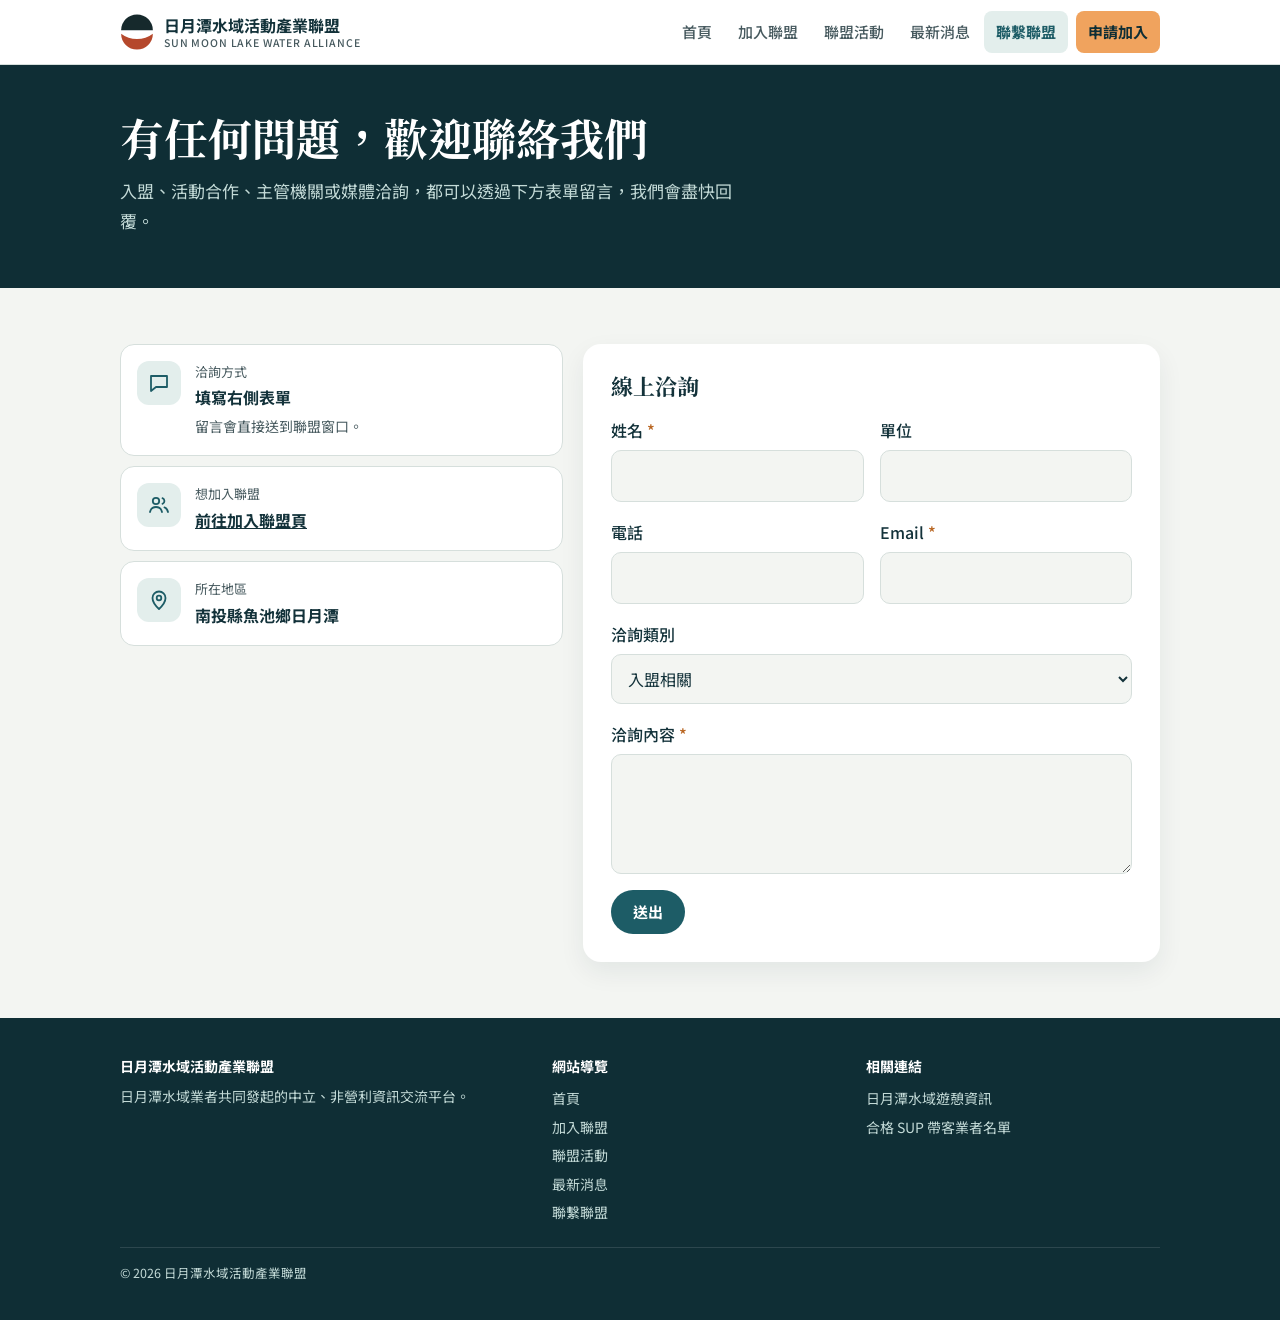
<file: contact/index.html>
<!doctype html>
<html lang="zh-Hant-TW">
<head>
<meta charset="utf-8">
<meta name="viewport" content="width=device-width,initial-scale=1,viewport-fit=cover">
<title>聯繫聯盟｜日月潭水域活動產業聯盟</title>
<meta name="description" content="聯繫日月潭水域活動產業聯盟：入盟、活動合作、主管機關與媒體洽詢。">
<link rel="canonical" href="https://sunmoonlake.xyz/contact/">
<meta property="og:type" content="website">
<meta property="og:site_name" content="日月潭水域活動產業聯盟">
<meta property="og:title" content="聯繫聯盟｜日月潭水域活動產業聯盟">
<meta property="og:description" content="聯繫日月潭水域活動產業聯盟：入盟、活動合作、主管機關與媒體洽詢。">
<meta property="og:url" content="https://sunmoonlake.xyz/contact/">
<meta property="og:image" content="https://sunmoonlake.xyz/assets/img/og.jpg?v=20261023">
<meta name="theme-color" content="#0F2E35">
<link rel="icon" href="/assets/img/favicon.svg" type="image/svg+xml">
<link rel="preconnect" href="https://fonts.googleapis.com">
<link rel="preconnect" href="https://fonts.gstatic.com" crossorigin>
<link rel="stylesheet" href="https://fonts.googleapis.com/css2?family=Noto+Sans+TC:wght@400;500;700&family=Noto+Serif+TC:wght@600;700&display=swap">
<link rel="stylesheet" href="/assets/style.css?v=20261124">
</head>
<body>
<a class="skip" href="#main">跳到主要內容</a>
<header class="hdr">
  <div class="wrap">
    <a class="logo" href="/"><svg class="logo-mark" viewBox="40 34 120 132" aria-hidden="true"><path d="M44 94A56 56 0 0 1 156 94Z" fill="#16292C"/><path d="M44 106A56 56 0 0 0 156 106A92 92 0 0 1 44 106Z" fill="#B5482C"/></svg><span>日月潭水域活動產業聯盟<small>SUN MOON LAKE WATER ALLIANCE</small></span></a>
    <button class="burger" id="burger" type="button" aria-expanded="false" aria-controls="nav">選單</button>
    <nav class="nav" id="nav" aria-label="主選單"><a href="/">首頁</a><a href="/join/">加入聯盟</a><a href="/events/">聯盟活動</a><a href="/news/">最新消息</a><a href="/contact/" aria-current="page">聯繫聯盟</a><a href="/join/#apply" class="cta">申請加入</a></nav>
  </div>
</header>
<main id="main">
<section class="page-head" data-hide-sticky><div class="wrap"><h1>有任何問題，歡迎聯絡我們</h1><p>入盟、活動合作、主管機關或媒體洽詢，都可以透過下方表單留言，我們會盡快回覆。</p></div></section>
<div class="wrap">
  <section class="sec" data-hide-sticky>
    <div class="contact">
      <div class="info">
        <div class="row"><i class="ico"><svg viewBox="0 0 24 24" aria-hidden="true"><path d="M4 5h16v11H9l-5 4z"/></svg></i><div><small>洽詢方式</small><b>填寫右側表單</b><br><span class="muted" style="font-size:14px">留言會直接送到聯盟窗口。</span></div></div>
        <div class="row"><i class="ico"><svg viewBox="0 0 24 24" aria-hidden="true"><circle cx="9" cy="8" r="3.2"/><path d="M3 19c.8-3.4 3.2-5 6-5s5.2 1.6 6 5"/><path d="M15.5 5.2a3 3 0 0 1 0 5.6M17.5 14.3c1.8.6 3 2.1 3.5 4.7"/></svg></i><div><small>想加入聯盟</small><b><a href="/join/">前往加入聯盟頁</a></b></div></div>
        <div class="row"><i class="ico"><svg viewBox="0 0 24 24" aria-hidden="true"><path d="M12 21s-6.5-6-6.5-11a6.5 6.5 0 0 1 13 0c0 5-6.5 11-6.5 11z"/><circle cx="12" cy="10" r="2.3"/></svg></i><div><small>所在地區</small><b>南投縣魚池鄉日月潭</b></div></div>
      </div>
      <div>
        <form class="form" id="contactForm" novalidate>
          <h2 style="font-size:22px">線上洽詢</h2>
          <input type="hidden" name="form_type" value="contact">
          <div class="f2"><div class="f"><label for="cName">姓名 <i>*</i></label><input id="cName" name="name" type="text" autocomplete="name"></div><div class="f"><label for="cOrg">單位</label><input id="cOrg" name="org" type="text" autocomplete="organization"></div></div>
          <div class="f2"><div class="f"><label for="cPhone">電話</label><input id="cPhone" name="phone" type="tel" autocomplete="tel"></div><div class="f"><label for="cEmail">Email <i>*</i></label><input id="cEmail" name="email" type="email" autocomplete="email"></div></div>
          <div class="f"><label for="cType">洽詢類別</label><select id="cType" name="category"><option>入盟相關</option><option>活動合作</option><option>主管機關／公部門</option><option>媒體採訪</option><option>其他</option></select></div>
          <div class="f"><label for="cMsg">洽詢內容 <i>*</i></label><textarea id="cMsg" name="message"></textarea></div>
          <input class="hp" type="text" name="website" tabindex="-1" autocomplete="off" aria-hidden="true">
          <p class="err" role="alert" hidden></p>
          <button class="btn btn-lake" type="submit" style="align-self:flex-start">送出</button>
        </form>
        <div class="done" id="contactDone" hidden><i class="ico"><svg viewBox="0 0 24 24" aria-hidden="true"><path d="M5 12.5l4.5 4.5L19 7.5"/></svg></i><div><b>已收到你的留言，謝謝！</b><p>聯盟窗口會盡快與你聯繫。</p></div></div>
      </div>
    </div>
  </section>
</div>
</main>
<footer class="ftr">
  <div class="wrap">
    <div><b>日月潭水域活動產業聯盟</b>日月潭水域業者共同發起的中立、非營利資訊交流平台。</div>
    <div><b>網站導覽</b><a href="/">首頁</a><a href="/join/">加入聯盟</a><a href="/events/">聯盟活動</a><a href="/news/">最新消息</a><a href="/contact/">聯繫聯盟</a></div>
    <div><b>相關連結</b><a href="https://water.sunmoonlake.gov.tw/" target="_blank" rel="noopener">日月潭水域遊憩資訊</a><a href="https://water.sunmoonlake.gov.tw/files/%E5%90%88%E6%A0%BCSUP%E5%B8%B6%E5%AE%A2%E6%A5%AD%E8%80%85%E5%90%8D%E5%96%AE.pdf" target="_blank" rel="noopener">合格 SUP 帶客業者名單</a></div>
    <p class="copy">© 2026 日月潭水域活動產業聯盟</p>
  </div>
</footer>
<a class="sticky off" id="sticky" href="/join/#apply">申請加入聯盟</a>
<script src="/assets/site.js?v=20261009b" defer></script>
</body>
</html>
</file>
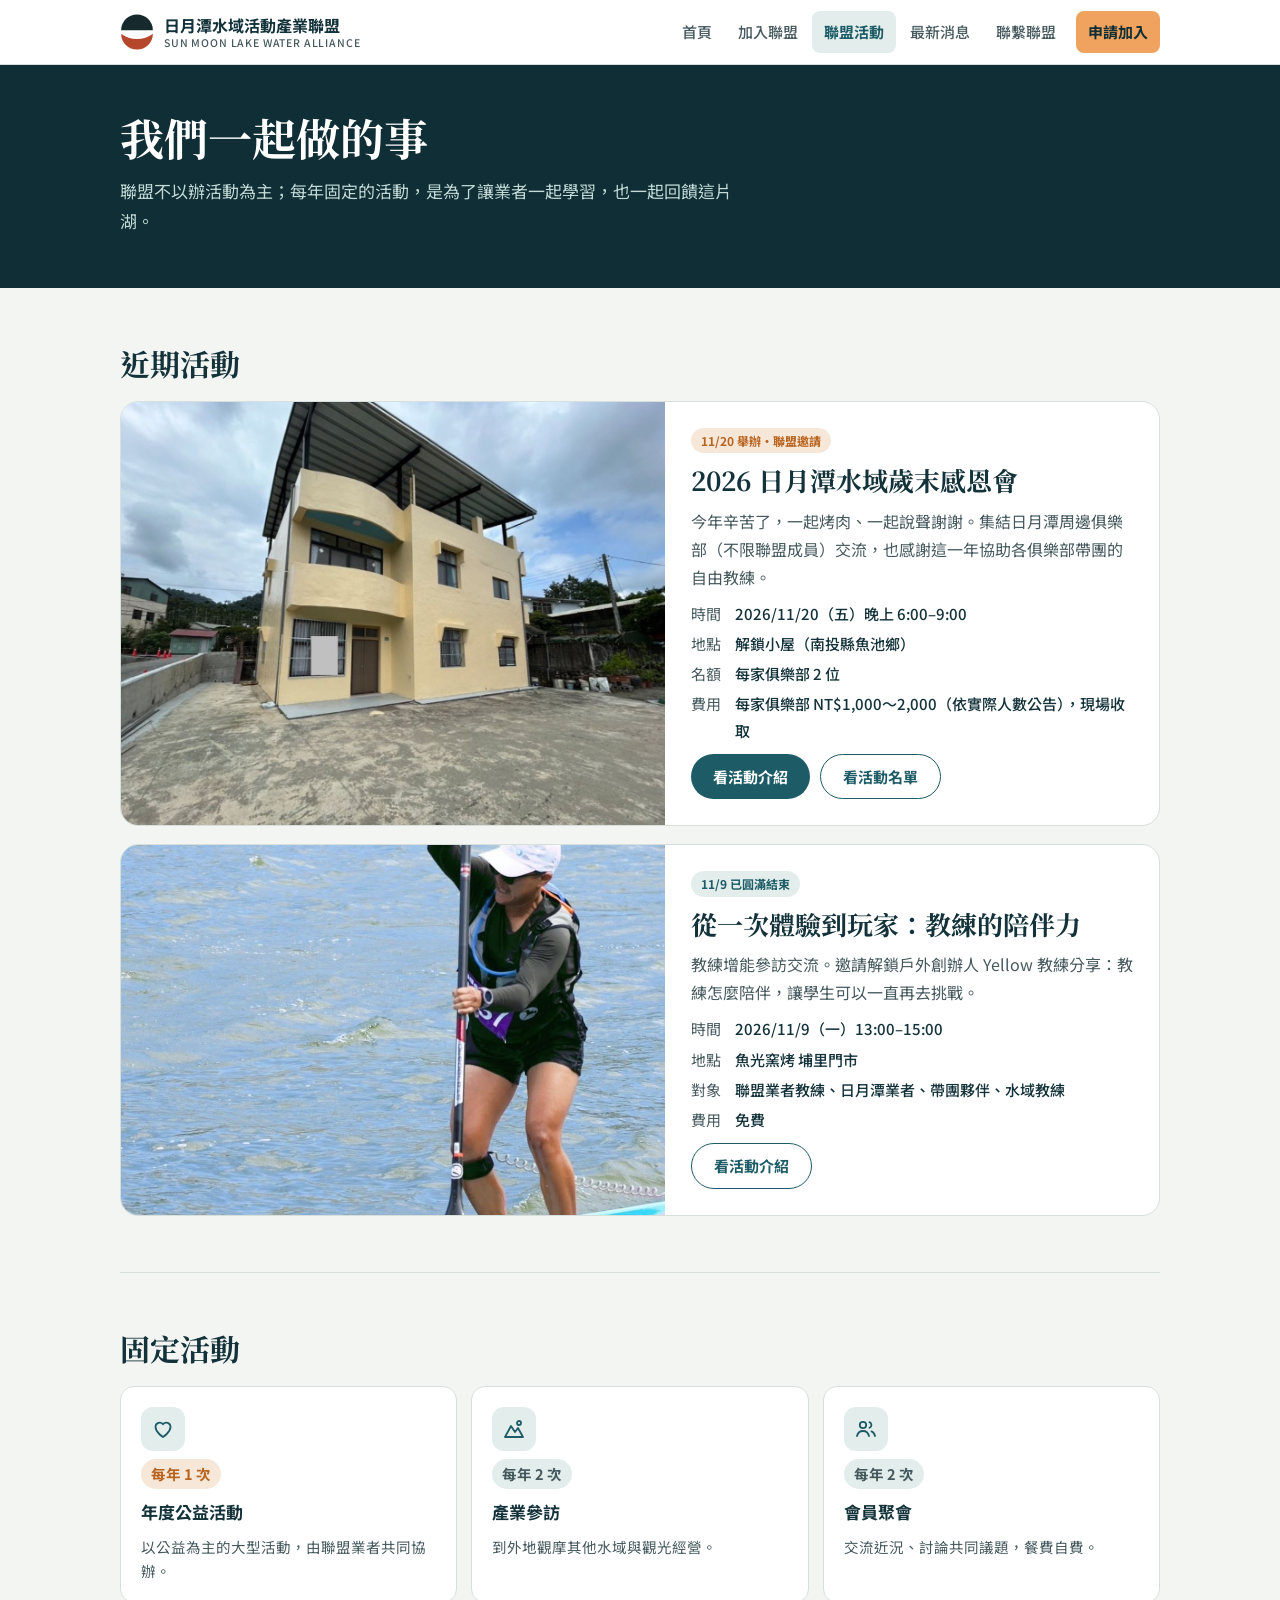
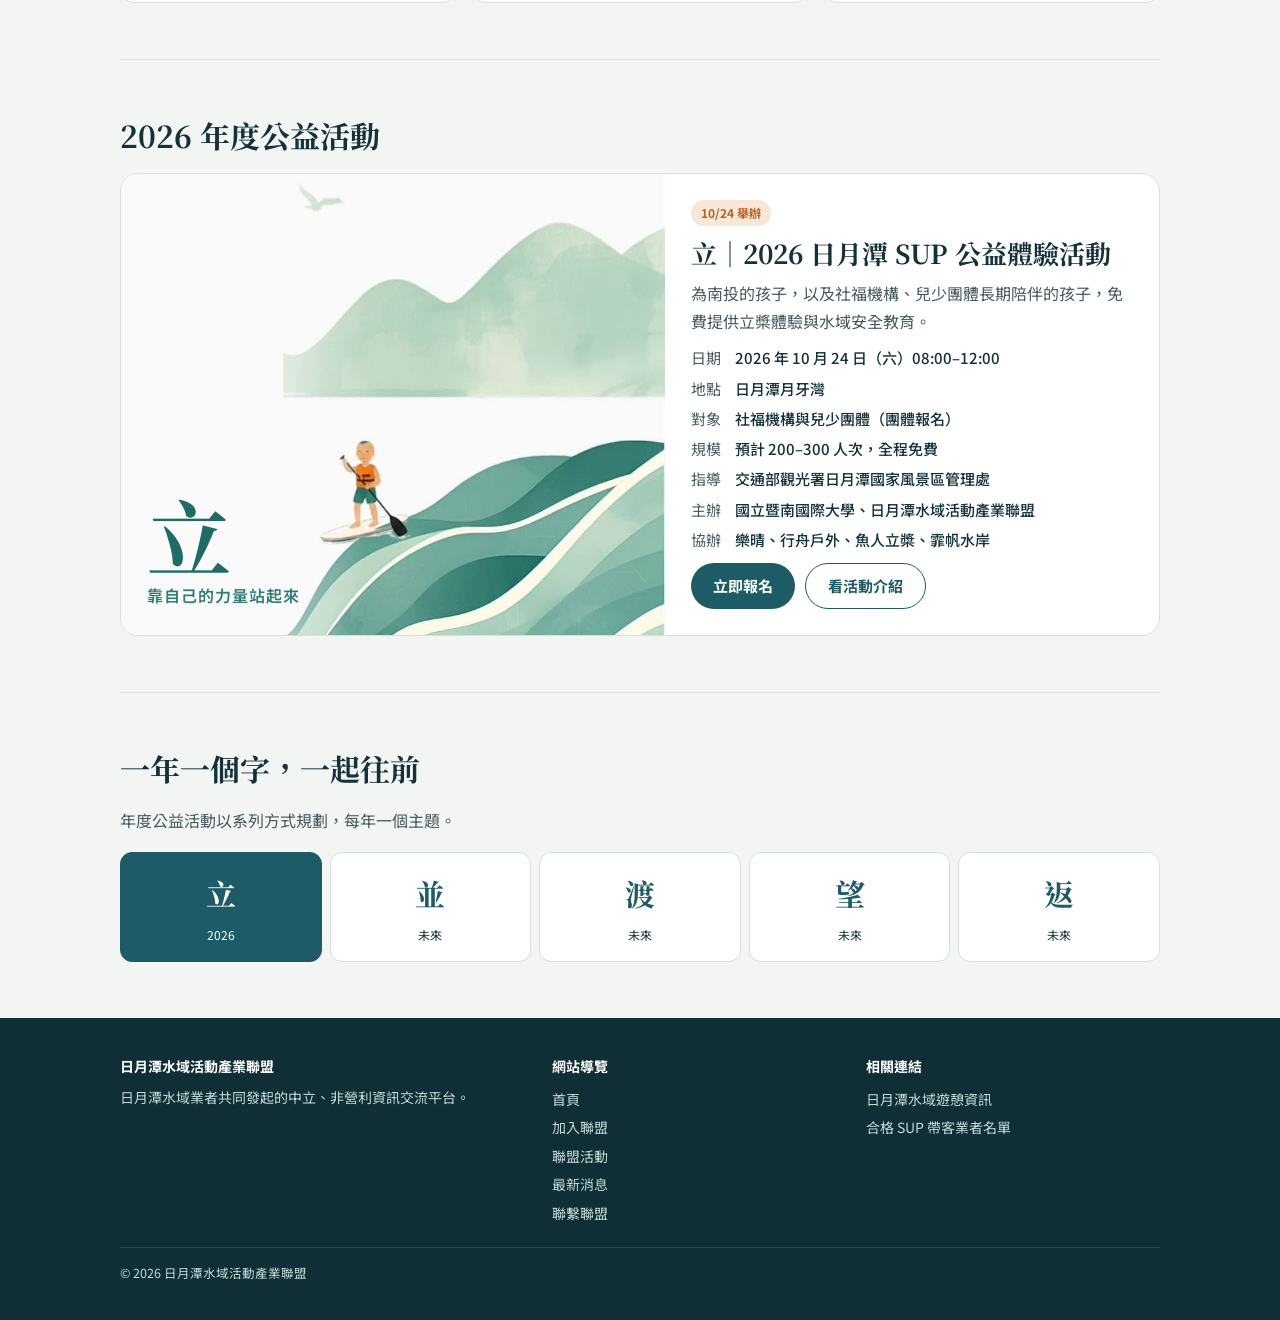
<file: events/index.html>
<!doctype html>
<html lang="zh-Hant-TW">
<head>
<meta charset="utf-8">
<meta name="viewport" content="width=device-width,initial-scale=1,viewport-fit=cover">
<title>聯盟活動｜日月潭水域活動產業聯盟</title>
<meta name="description" content="日月潭水域活動產業聯盟的年度公益活動、產業參訪與會員聚會。2026 年度公益活動：立｜日月潭 SUP 公益體驗。">
<link rel="canonical" href="https://sunmoonlake.xyz/events/">
<meta property="og:type" content="website">
<meta property="og:site_name" content="日月潭水域活動產業聯盟">
<meta property="og:title" content="聯盟活動｜日月潭水域活動產業聯盟">
<meta property="og:description" content="日月潭水域活動產業聯盟的年度公益活動、產業參訪與會員聚會。2026 年度公益活動：立｜日月潭 SUP 公益體驗。">
<meta property="og:url" content="https://sunmoonlake.xyz/events/">
<meta property="og:image" content="https://sunmoonlake.xyz/assets/img/og.jpg?v=20261023">
<meta name="theme-color" content="#0F2E35">
<link rel="icon" href="/assets/img/favicon.svg" type="image/svg+xml">
<link rel="preconnect" href="https://fonts.googleapis.com">
<link rel="preconnect" href="https://fonts.gstatic.com" crossorigin>
<link rel="stylesheet" href="https://fonts.googleapis.com/css2?family=Noto+Sans+TC:wght@400;500;700&family=Noto+Serif+TC:wght@600;700&display=swap">
<link rel="stylesheet" href="/assets/style.css?v=20261124">
</head>
<body>
<a class="skip" href="#main">跳到主要內容</a>
<header class="hdr">
  <div class="wrap">
    <a class="logo" href="/"><svg class="logo-mark" viewBox="40 34 120 132" aria-hidden="true"><path d="M44 94A56 56 0 0 1 156 94Z" fill="#16292C"/><path d="M44 106A56 56 0 0 0 156 106A92 92 0 0 1 44 106Z" fill="#B5482C"/></svg><span>日月潭水域活動產業聯盟<small>SUN MOON LAKE WATER ALLIANCE</small></span></a>
    <button class="burger" id="burger" type="button" aria-expanded="false" aria-controls="nav">選單</button>
    <nav class="nav" id="nav" aria-label="主選單"><a href="/">首頁</a><a href="/join/">加入聯盟</a><a href="/events/" aria-current="page">聯盟活動</a><a href="/news/">最新消息</a><a href="/contact/">聯繫聯盟</a><a href="/join/#apply" class="cta">申請加入</a></nav>
  </div>
</header>
<main id="main">
<section class="page-head" data-hide-sticky><div class="wrap"><h1>我們一起做的事</h1><p>聯盟不以辦活動為主；每年固定的活動，是為了讓業者一起學習，也一起回饋這片湖。</p></div></section>
<div class="wrap">
  <section class="sec">
    <h2>近期活動</h2>
    <div class="feature">
      <div class="visual" style="background:#0F2E35 url(/assets/img/year-end-2026-hut.jpg) 50% 40%/cover;min-height:320px"></div>
      <div class="body">
        <span class="badge ev">11/20 舉辦・聯盟邀請</span>
        <h2 style="font-size:26px">2026 日月潭水域<wbr>歲末感恩會</h2>
        <p class="muted">今年辛苦了，一起烤肉、一起說聲謝謝。集結日月潭周邊俱樂部（不限聯盟成員）交流，也感謝這一年協助各俱樂部帶團的自由教練。</p>
        <dl class="kv"><dt>時間</dt><dd>2026/11/20（五）晚上 6:00–9:00</dd><dt>地點</dt><dd>解鎖小屋（南投縣魚池鄉）</dd><dt>名額</dt><dd>每家俱樂部 2 位</dd><dt>費用</dt><dd>每家俱樂部 NT$1,000～2,000（依實際人數公告），現場收取</dd></dl>
        <div style="display:flex;gap:10px;flex-wrap:wrap"><a class="btn btn-lake" href="/events/year-end-2026/">看活動介紹</a><a class="btn btn-ghost" href="/events/year-end-2026/#list">看活動名單</a></div>
      </div>
    </div>
    <div class="feature">
      <div class="visual" style="background:#0F2E35 url(/assets/img/coach-talk-photo.jpg) 60% 25%/cover;min-height:320px"></div>
      <div class="body">
        <span class="badge">11/9 已圓滿結束</span>
        <h2 style="font-size:26px">從一次體驗到玩家：<wbr>教練的陪伴力</h2>
        <p class="muted">教練增能參訪交流。邀請解鎖戶外創辦人 Yellow 教練分享：教練怎麼陪伴，讓學生可以一直再去挑戰。</p>
        <dl class="kv"><dt>時間</dt><dd>2026/11/9（一）13:00–15:00</dd><dt>地點</dt><dd>魚光窯烤 埔里門市</dd><dt>對象</dt><dd>聯盟業者教練、日月潭業者、帶團夥伴、水域教練</dd><dt>費用</dt><dd>免費</dd></dl>
        <div style="display:flex;gap:10px;flex-wrap:wrap"><a class="btn btn-ghost" href="/events/coach-talk-2026/">看活動介紹</a></div>
      </div>
    </div>
  </section>
  <section class="sec">
    <h2>固定活動</h2>
    <div class="grid3">
      <div class="card"><i class="ico"><svg viewBox="0 0 24 24" aria-hidden="true"><path d="M12 20s-7.5-4.6-7.5-10.2A4.2 4.2 0 0 1 12 7.2a4.2 4.2 0 0 1 7.5 2.6C19.5 15.4 12 20 12 20z"/></svg></i><span class="badge ev">每年 1 次</span><b>年度公益活動</b><span>以公益為主的大型活動，由聯盟業者共同協辦。</span></div>
      <div class="card"><i class="ico"><svg viewBox="0 0 24 24" aria-hidden="true"><path d="M3 20l6-11 4 6 3-4 5 9z"/><circle cx="17" cy="6" r="2"/></svg></i><span class="badge">每年 2 次</span><b>產業參訪</b><span>到外地觀摩其他水域與觀光經營。</span></div>
      <div class="card"><i class="ico"><svg viewBox="0 0 24 24" aria-hidden="true"><circle cx="9" cy="8" r="3.2"/><path d="M3 19c.8-3.4 3.2-5 6-5s5.2 1.6 6 5"/><path d="M15.5 5.2a3 3 0 0 1 0 5.6M17.5 14.3c1.8.6 3 2.1 3.5 4.7"/></svg></i><span class="badge">每年 2 次</span><b>會員聚會</b><span>交流近況、討論共同議題，餐費自費。</span></div>
    </div>
  </section>
  <section class="sec">
    <h2>2026 年度公益活動</h2>
    <div class="feature">
      <div class="visual li"><b>立</b><span>靠自己的力量站起來</span></div>
      <div class="body">
        <span class="badge ev">10/24 舉辦</span>
        <h2 style="font-size:26px">立｜2026 日月潭 SUP 公益體驗活動</h2>
        <p class="muted">為南投的孩子，以及社福機構、兒少團體長期陪伴的孩子，免費提供立槳體驗與水域安全教育。</p>
        <dl class="kv"><dt>日期</dt><dd>2026 年 10 月 24 日（六）08:00–12:00</dd><dt>地點</dt><dd>日月潭月牙灣</dd><dt>對象</dt><dd>社福機構與兒少團體（團體報名）</dd><dt>規模</dt><dd>預計 200–300 人次，全程免費</dd><dt>指導</dt><dd>交通部觀光署日月潭國家風景區管理處</dd><dt>主辦</dt><dd>國立暨南國際大學、日月潭水域活動產業聯盟</dd><dt>協辦</dt><dd>樂晴、行舟戶外、魚人立槳、霏帆水岸</dd></dl>
        <div style="display:flex;gap:10px;flex-wrap:wrap"><a class="btn btn-lake" href="https://gosup.tw/li2026" target="_blank" rel="noopener">立即報名</a><a class="btn btn-ghost" href="/news/li-sup-2026/">看活動介紹</a></div>
      </div>
    </div>
  </section>
  <section class="sec">
    <h2>一年一個字，一起往前</h2>
    <p class="muted">年度公益活動以系列方式規劃，每年一個主題。</p>
    <div class="series"><div class="now"><b>立</b><small>2026</small></div><div><b>並</b><small>未來</small></div><div><b>渡</b><small>未來</small></div><div><b>望</b><small>未來</small></div><div><b>返</b><small>未來</small></div></div>
  </section>
</div>
</main>
<footer class="ftr">
  <div class="wrap">
    <div><b>日月潭水域活動產業聯盟</b>日月潭水域業者共同發起的中立、非營利資訊交流平台。</div>
    <div><b>網站導覽</b><a href="/">首頁</a><a href="/join/">加入聯盟</a><a href="/events/">聯盟活動</a><a href="/news/">最新消息</a><a href="/contact/">聯繫聯盟</a></div>
    <div><b>相關連結</b><a href="https://water.sunmoonlake.gov.tw/" target="_blank" rel="noopener">日月潭水域遊憩資訊</a><a href="https://water.sunmoonlake.gov.tw/files/%E5%90%88%E6%A0%BCSUP%E5%B8%B6%E5%AE%A2%E6%A5%AD%E8%80%85%E5%90%8D%E5%96%AE.pdf" target="_blank" rel="noopener">合格 SUP 帶客業者名單</a></div>
    <p class="copy">© 2026 日月潭水域活動產業聯盟</p>
  </div>
</footer>
<a class="sticky off" id="sticky" href="/join/#apply">申請加入聯盟</a>
<script src="/assets/site.js?v=20261009b" defer></script>
</body>
</html>
</file>
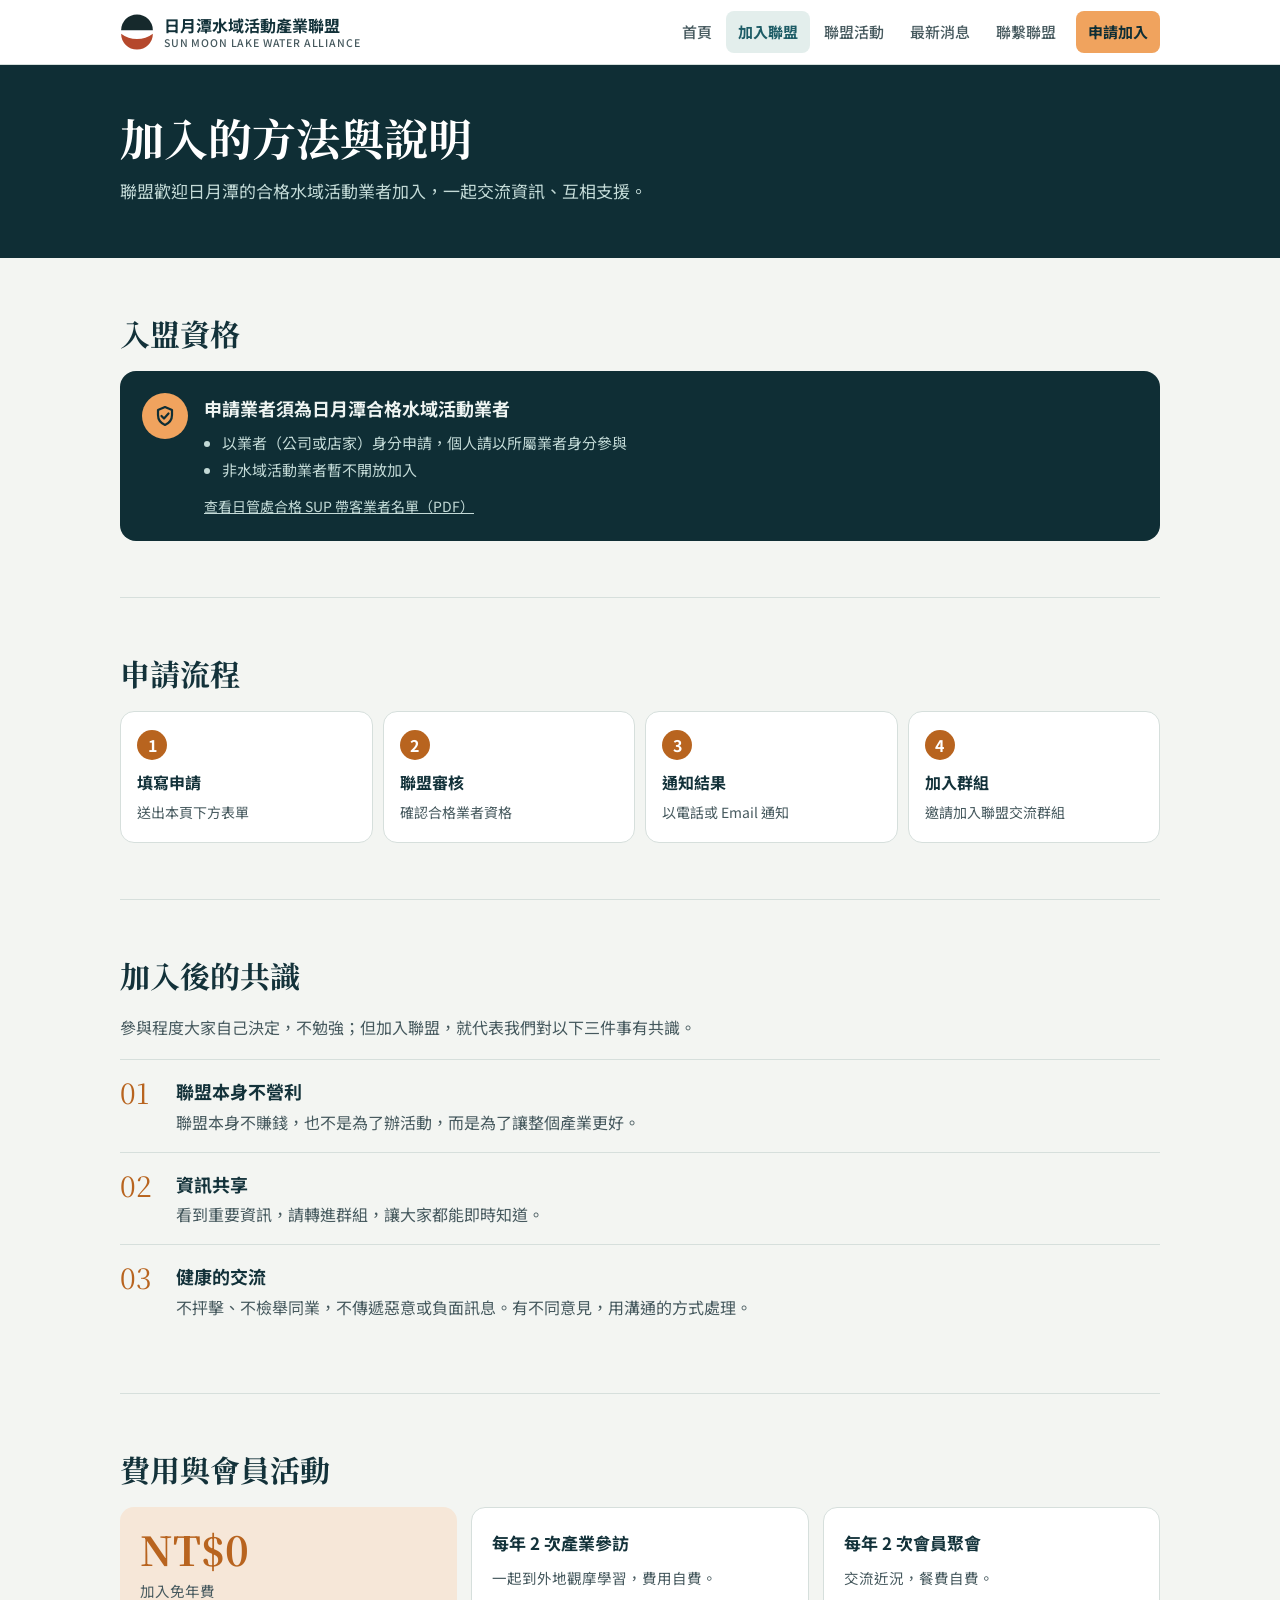
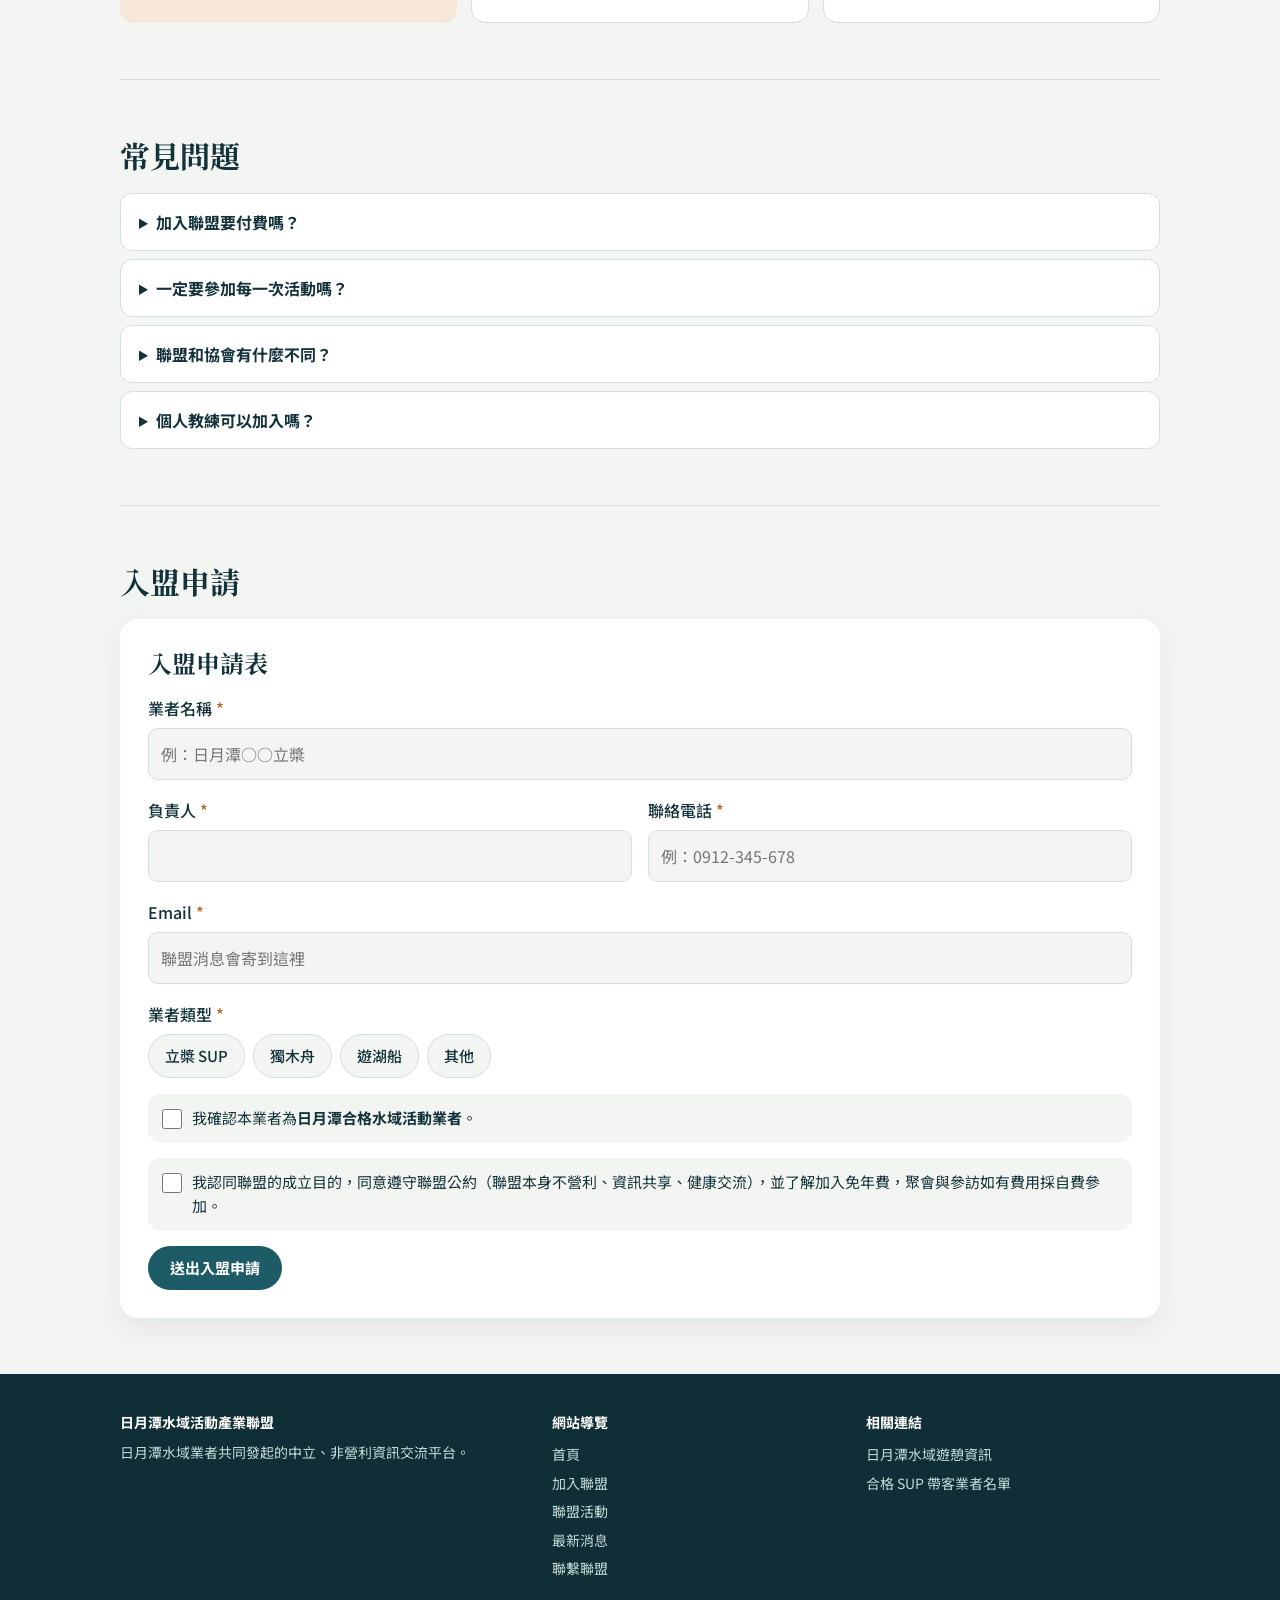
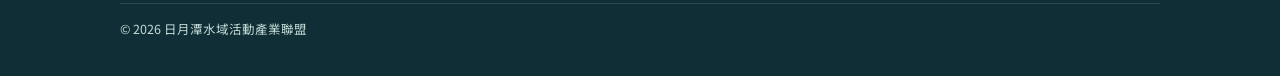
<file: join/index.html>
<!doctype html>
<html lang="zh-Hant-TW">
<head>
<meta charset="utf-8">
<meta name="viewport" content="width=device-width,initial-scale=1,viewport-fit=cover">
<title>加入聯盟｜日月潭水域活動產業聯盟</title>
<meta name="description" content="日月潭合格水域活動業者加入聯盟的資格、流程、公約與線上申請表，免年費。">
<link rel="canonical" href="https://sunmoonlake.xyz/join/">
<meta property="og:type" content="website">
<meta property="og:site_name" content="日月潭水域活動產業聯盟">
<meta property="og:title" content="加入聯盟｜日月潭水域活動產業聯盟">
<meta property="og:description" content="日月潭合格水域活動業者加入聯盟的資格、流程、公約與線上申請表，免年費。">
<meta property="og:url" content="https://sunmoonlake.xyz/join/">
<meta property="og:image" content="https://sunmoonlake.xyz/assets/img/og.jpg?v=20261023">
<meta name="theme-color" content="#0F2E35">
<link rel="icon" href="/assets/img/favicon.svg" type="image/svg+xml">
<link rel="preconnect" href="https://fonts.googleapis.com">
<link rel="preconnect" href="https://fonts.gstatic.com" crossorigin>
<link rel="stylesheet" href="https://fonts.googleapis.com/css2?family=Noto+Sans+TC:wght@400;500;700&family=Noto+Serif+TC:wght@600;700&display=swap">
<link rel="stylesheet" href="/assets/style.css?v=20261124">
</head>
<body>
<a class="skip" href="#main">跳到主要內容</a>
<header class="hdr">
  <div class="wrap">
    <a class="logo" href="/"><svg class="logo-mark" viewBox="40 34 120 132" aria-hidden="true"><path d="M44 94A56 56 0 0 1 156 94Z" fill="#16292C"/><path d="M44 106A56 56 0 0 0 156 106A92 92 0 0 1 44 106Z" fill="#B5482C"/></svg><span>日月潭水域活動產業聯盟<small>SUN MOON LAKE WATER ALLIANCE</small></span></a>
    <button class="burger" id="burger" type="button" aria-expanded="false" aria-controls="nav">選單</button>
    <nav class="nav" id="nav" aria-label="主選單"><a href="/">首頁</a><a href="/join/" aria-current="page">加入聯盟</a><a href="/events/">聯盟活動</a><a href="/news/">最新消息</a><a href="/contact/">聯繫聯盟</a><a href="/join/#apply" class="cta">申請加入</a></nav>
  </div>
</header>
<main id="main">
<section class="page-head" data-hide-sticky><div class="wrap"><h1>加入的方法與說明</h1><p>聯盟歡迎日月潭的合格水域活動業者加入，一起交流資訊、互相支援。</p></div></section>
<div class="wrap">
  <section class="sec">
    <h2>入盟資格</h2>
    <div class="qual"><span class="badge-ic"><svg viewBox="0 0 24 24" aria-hidden="true"><path d="M12 3l7 3v5c0 4.5-3 8.2-7 10-4-1.8-7-5.5-7-10V6z"/><path d="M8.5 12l2.5 2.5 4.5-5"/></svg></span><div>
      <b>申請業者須為日月潭合格水域活動業者</b>
      <ul><li>以業者（公司或店家）身分申請，個人請以所屬業者身分參與</li><li>非水域活動業者暫不開放加入</li></ul>
      <a href="https://water.sunmoonlake.gov.tw/files/%E5%90%88%E6%A0%BCSUP%E5%B8%B6%E5%AE%A2%E6%A5%AD%E8%80%85%E5%90%8D%E5%96%AE.pdf" target="_blank" rel="noopener">查看日管處合格 SUP 帶客業者名單（PDF）</a>
    </div></div>
  </section>
  <section class="sec">
    <h2>申請流程</h2>
    <ol class="steps">
      <li><b>填寫申請</b><span>送出本頁下方表單</span></li>
      <li><b>聯盟審核</b><span>確認合格業者資格</span></li>
      <li><b>通知結果</b><span>以電話或 Email 通知</span></li>
      <li><b>加入群組</b><span>邀請加入聯盟交流群組</span></li>
    </ol>
  </section>
  <section class="sec">
    <h2>加入後的共識</h2>
    <p class="muted">參與程度大家自己決定，不勉強；但加入聯盟，就代表我們對以下三件事有共識。</p>
    <ol class="rules">
      <li><div><b>聯盟本身不營利</b><br><span class="muted">聯盟本身不賺錢，也不是為了辦活動，而是為了讓整個產業更好。</span></div></li>
      <li><div><b>資訊共享</b><br><span class="muted">看到重要資訊，請轉進群組，讓大家都能即時知道。</span></div></li>
      <li><div><b>健康的交流</b><br><span class="muted">不抨擊、不檢舉同業，不傳遞惡意或負面訊息。有不同意見，用溝通的方式處理。</span></div></li>
    </ol>
  </section>
  <section class="sec">
    <h2>費用與會員活動</h2>
    <div class="grid3 plain">
      <div class="card" style="background:var(--sun-soft);border:none"><b style="font-family:var(--serif);font-size:40px;color:var(--sun);line-height:1.1">NT$0</b><span>加入免年費</span></div>
      <div class="card"><b>每年 2 次產業參訪</b><span>一起到外地觀摩學習，費用自費。</span></div>
      <div class="card"><b>每年 2 次會員聚會</b><span>交流近況，餐費自費。</span></div>
    </div>
  </section>
  <section class="sec">
    <h2>常見問題</h2>
    <div>
      <details><summary>加入聯盟要付費嗎？</summary><p>不用，加入免年費。參訪與聚會如有費用，採自費參加。</p></details>
      <details><summary>一定要參加每一次活動嗎？</summary><p>不勉強，參與程度由各業者自己決定。</p></details>
      <details><summary>聯盟和協會有什麼不同？</summary><p>聯盟是中立的資訊交流平台，不取代任何協會，也不以辦活動為主。</p></details>
      <details><summary>個人教練可以加入嗎？</summary><p>聯盟以業者為單位，個人請以所屬業者的身分參與。</p></details>
    </div>
  </section>
  <section class="sec" id="apply" data-hide-sticky>
    <h2>入盟申請</h2>
    <form class="form" id="joinForm" novalidate>
      <h2 style="font-size:24px">入盟申請表</h2>
      <input type="hidden" name="form_type" value="join">
      <div class="f"><label for="jBiz">業者名稱 <i>*</i></label><input id="jBiz" name="business_name" type="text" placeholder="例：日月潭○○立槳" autocomplete="organization"></div>
      <div class="f2">
        <div class="f"><label for="jOwner">負責人 <i>*</i></label><input id="jOwner" name="owner" type="text" autocomplete="name"></div>
        <div class="f"><label for="jPhone">聯絡電話 <i>*</i></label><input id="jPhone" name="phone" type="tel" placeholder="例：0912-345-678" autocomplete="tel"></div>
      </div>
      <div class="f"><label for="jEmail">Email <i>*</i></label><input id="jEmail" name="email" type="email" placeholder="聯盟消息會寄到這裡" autocomplete="email"></div>
      <div class="f"><span class="lb">業者類型 <i>*</i></span><div class="pick">
        <label><input type="checkbox" name="business_type" value="立槳 SUP"><span>立槳 SUP</span></label>
        <label><input type="checkbox" name="business_type" value="獨木舟"><span>獨木舟</span></label>
        <label><input type="checkbox" name="business_type" value="遊湖船"><span>遊湖船</span></label>
        <label><input type="checkbox" name="business_type" value="其他"><span>其他</span></label>
      </div></div>
      <label class="ck"><input type="checkbox" name="qualified" value="1"><span>我確認本業者為<b>日月潭合格水域活動業者</b>。</span></label>
      <label class="ck"><input type="checkbox" name="agree" value="1"><span>我認同聯盟的成立目的，同意遵守聯盟公約（聯盟本身不營利、資訊共享、健康交流），並了解加入免年費，聚會與參訪如有費用採自費參加。</span></label>
      <input class="hp" type="text" name="website" tabindex="-1" autocomplete="off" aria-hidden="true">
      <p class="err" role="alert" hidden></p>
      <button class="btn btn-lake" type="submit" style="align-self:flex-start">送出入盟申請</button>
    </form>
    <div class="done" id="joinDone" hidden><i class="ico"><svg viewBox="0 0 24 24" aria-hidden="true"><path d="M5 12.5l4.5 4.5L19 7.5"/></svg></i><div><b>已收到你的入盟申請，謝謝！</b><p>聯盟會先確認合格業者資格並完成審核，再與你聯繫通知結果。</p></div></div>
  </section>
</div>
</main>
<footer class="ftr">
  <div class="wrap">
    <div><b>日月潭水域活動產業聯盟</b>日月潭水域業者共同發起的中立、非營利資訊交流平台。</div>
    <div><b>網站導覽</b><a href="/">首頁</a><a href="/join/">加入聯盟</a><a href="/events/">聯盟活動</a><a href="/news/">最新消息</a><a href="/contact/">聯繫聯盟</a></div>
    <div><b>相關連結</b><a href="https://water.sunmoonlake.gov.tw/" target="_blank" rel="noopener">日月潭水域遊憩資訊</a><a href="https://water.sunmoonlake.gov.tw/files/%E5%90%88%E6%A0%BCSUP%E5%B8%B6%E5%AE%A2%E6%A5%AD%E8%80%85%E5%90%8D%E5%96%AE.pdf" target="_blank" rel="noopener">合格 SUP 帶客業者名單</a></div>
    <p class="copy">© 2026 日月潭水域活動產業聯盟</p>
  </div>
</footer>
<a class="sticky off" id="sticky" href="/join/#apply">申請加入聯盟</a>
<script src="/assets/site.js?v=20261009b" defer></script>
</body>
</html>
</file>
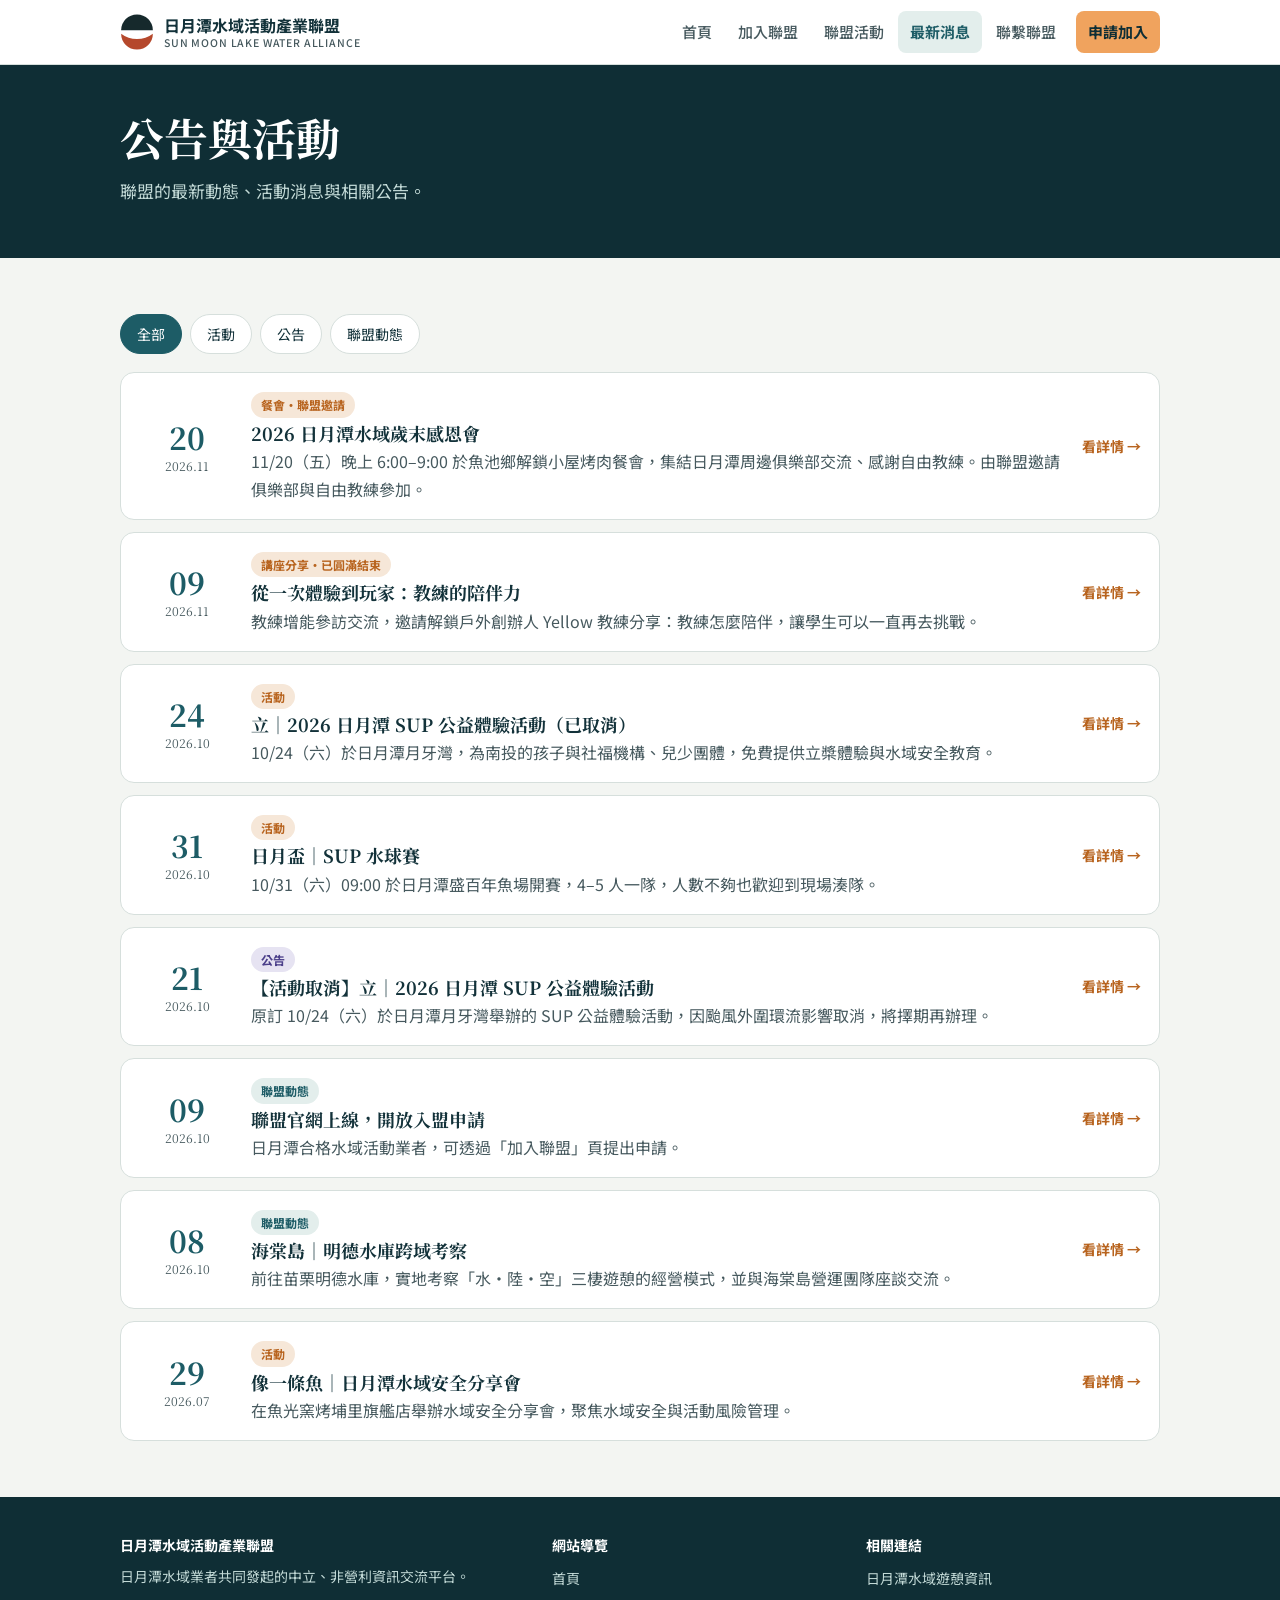
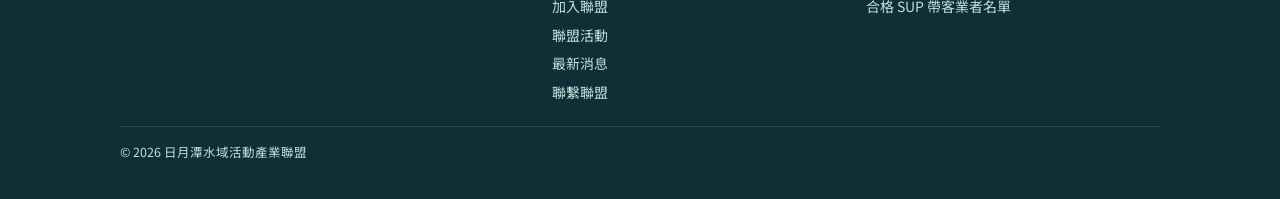
<file: news/index.html>
<!doctype html>
<html lang="zh-Hant-TW">
<head>
<meta charset="utf-8">
<meta name="viewport" content="width=device-width,initial-scale=1,viewport-fit=cover">
<title>最新消息｜日月潭水域活動產業聯盟</title>
<meta name="description" content="日月潭水域活動產業聯盟的最新動態、活動消息與公告。">
<link rel="canonical" href="https://sunmoonlake.xyz/news/">
<meta property="og:type" content="website">
<meta property="og:site_name" content="日月潭水域活動產業聯盟">
<meta property="og:title" content="最新消息｜日月潭水域活動產業聯盟">
<meta property="og:description" content="日月潭水域活動產業聯盟的最新動態、活動消息與公告。">
<meta property="og:url" content="https://sunmoonlake.xyz/news/">
<meta property="og:image" content="https://sunmoonlake.xyz/assets/img/og.jpg?v=20261023">
<meta name="theme-color" content="#0F2E35">
<link rel="icon" href="/assets/img/favicon.svg" type="image/svg+xml">
<link rel="preconnect" href="https://fonts.googleapis.com">
<link rel="preconnect" href="https://fonts.gstatic.com" crossorigin>
<link rel="stylesheet" href="https://fonts.googleapis.com/css2?family=Noto+Sans+TC:wght@400;500;700&family=Noto+Serif+TC:wght@600;700&display=swap">
<link rel="stylesheet" href="/assets/style.css?v=20261124">
</head>
<body>
<a class="skip" href="#main">跳到主要內容</a>
<header class="hdr">
  <div class="wrap">
    <a class="logo" href="/"><svg class="logo-mark" viewBox="40 34 120 132" aria-hidden="true"><path d="M44 94A56 56 0 0 1 156 94Z" fill="#16292C"/><path d="M44 106A56 56 0 0 0 156 106A92 92 0 0 1 44 106Z" fill="#B5482C"/></svg><span>日月潭水域活動產業聯盟<small>SUN MOON LAKE WATER ALLIANCE</small></span></a>
    <button class="burger" id="burger" type="button" aria-expanded="false" aria-controls="nav">選單</button>
    <nav class="nav" id="nav" aria-label="主選單"><a href="/">首頁</a><a href="/join/">加入聯盟</a><a href="/events/">聯盟活動</a><a href="/news/" aria-current="page">最新消息</a><a href="/contact/">聯繫聯盟</a><a href="/join/#apply" class="cta">申請加入</a></nav>
  </div>
</header>
<main id="main">
<section class="page-head" data-hide-sticky><div class="wrap"><h1>公告與活動</h1><p>聯盟的最新動態、活動消息與相關公告。</p></div></section>
<div class="wrap">
  <section class="sec">
    <div class="chips" id="newsFilter">
      <button class="chip" type="button" aria-pressed="true" data-f="all">全部</button>
      <button class="chip" type="button" aria-pressed="false" data-f="ev">活動</button>
      <button class="chip" type="button" aria-pressed="false" data-f="an">公告</button>
      <button class="chip" type="button" aria-pressed="false" data-f="al">聯盟動態</button>
    </div>
    <div class="news-list" id="newsList"><a class="news" data-c="ev" href="/events/year-end-2026/"><div class="date"><b>20</b><small>2026.11</small></div><div><span class="badge ev">餐會・聯盟邀請</span><h3>2026 日月潭水域<wbr>歲末感恩會</h3><p class="muted">11/20（五）晚上 6:00–9:00 於魚池鄉解鎖小屋烤肉餐會，集結日月潭周邊俱樂部交流、感謝自由教練。由聯盟邀請俱樂部與自由教練參加。</p></div><span class="go">看詳情 →</span></a><a class="news" data-c="ev" href="/news/coach-talk-2026/"><div class="date"><b>09</b><small>2026.11</small></div><div><span class="badge ev">講座分享・已圓滿結束</span><h3>從一次體驗到玩家：<wbr>教練的陪伴力</h3><p class="muted">教練增能參訪交流，邀請解鎖戶外創辦人 Yellow 教練分享：教練怎麼陪伴，讓學生可以一直再去挑戰。</p></div><span class="go">看詳情 →</span></a><a class="news" data-c="ev" href="/news/li-sup-2026/"><div class="date"><b>24</b><small>2026.10</small></div><div><span class="badge ev">活動</span><h3>立｜2026 日月潭 SUP 公益體驗活動（已取消）</h3><p class="muted">10/24（六）於日月潭月牙灣，為南投的孩子與社福機構、兒少團體，免費提供立槳體驗與水域安全教育。</p></div><span class="go">看詳情 →</span></a><a class="news" data-c="ev" href="/news/sup-polo-2026/"><div class="date"><b>31</b><small>2026.10</small></div><div><span class="badge ev">活動</span><h3>日月盃｜SUP 水球賽</h3><p class="muted">10/31（六）09:00 於日月潭盛百年魚場開賽，4–5 人一隊，人數不夠也歡迎到現場湊隊。</p></div><span class="go">看詳情 →</span></a><a class="news" data-c="an" href="/news/li-sup-2026-cancel/"><div class="date"><b>21</b><small>2026.10</small></div><div><span class="badge an">公告</span><h3>【活動取消】立｜2026 日月潭 SUP 公益體驗活動</h3><p class="muted">原訂 10/24（六）於日月潭月牙灣舉辦的 SUP 公益體驗活動，因颱風外圍環流影響取消，將擇期再辦理。</p></div><span class="go">看詳情 →</span></a><a class="news" data-c="al" href="/join/"><div class="date"><b>09</b><small>2026.10</small></div><div><span class="badge">聯盟動態</span><h3>聯盟官網上線，開放入盟申請</h3><p class="muted">日月潭合格水域活動業者，可透過「加入聯盟」頁提出申請。</p></div><span class="go">看詳情 →</span></a><a class="news" data-c="al" href="/news/haitang-2026/"><div class="date"><b>08</b><small>2026.10</small></div><div><span class="badge">聯盟動態</span><h3>海棠島｜明德水庫跨域考察</h3><p class="muted">前往苗栗明德水庫，實地考察「水・陸・空」三棲遊憩的經營模式，並與海棠島營運團隊座談交流。</p></div><span class="go">看詳情 →</span></a><a class="news" data-c="ev" href="/news/safety-talk-2026/"><div class="date"><b>29</b><small>2026.07</small></div><div><span class="badge ev">活動</span><h3>像一條魚｜日月潭水域安全分享會</h3><p class="muted">在魚光窯烤埔里旗艦店舉辦水域安全分享會，聚焦水域安全與活動風險管理。</p></div><span class="go">看詳情 →</span></a></div>
  </section>
</div>
</main>
<footer class="ftr">
  <div class="wrap">
    <div><b>日月潭水域活動產業聯盟</b>日月潭水域業者共同發起的中立、非營利資訊交流平台。</div>
    <div><b>網站導覽</b><a href="/">首頁</a><a href="/join/">加入聯盟</a><a href="/events/">聯盟活動</a><a href="/news/">最新消息</a><a href="/contact/">聯繫聯盟</a></div>
    <div><b>相關連結</b><a href="https://water.sunmoonlake.gov.tw/" target="_blank" rel="noopener">日月潭水域遊憩資訊</a><a href="https://water.sunmoonlake.gov.tw/files/%E5%90%88%E6%A0%BCSUP%E5%B8%B6%E5%AE%A2%E6%A5%AD%E8%80%85%E5%90%8D%E5%96%AE.pdf" target="_blank" rel="noopener">合格 SUP 帶客業者名單</a></div>
    <p class="copy">© 2026 日月潭水域活動產業聯盟</p>
  </div>
</footer>
<a class="sticky off" id="sticky" href="/join/#apply">申請加入聯盟</a>
<script src="/assets/site.js?v=20261009b" defer></script>
</body>
</html>
</file>
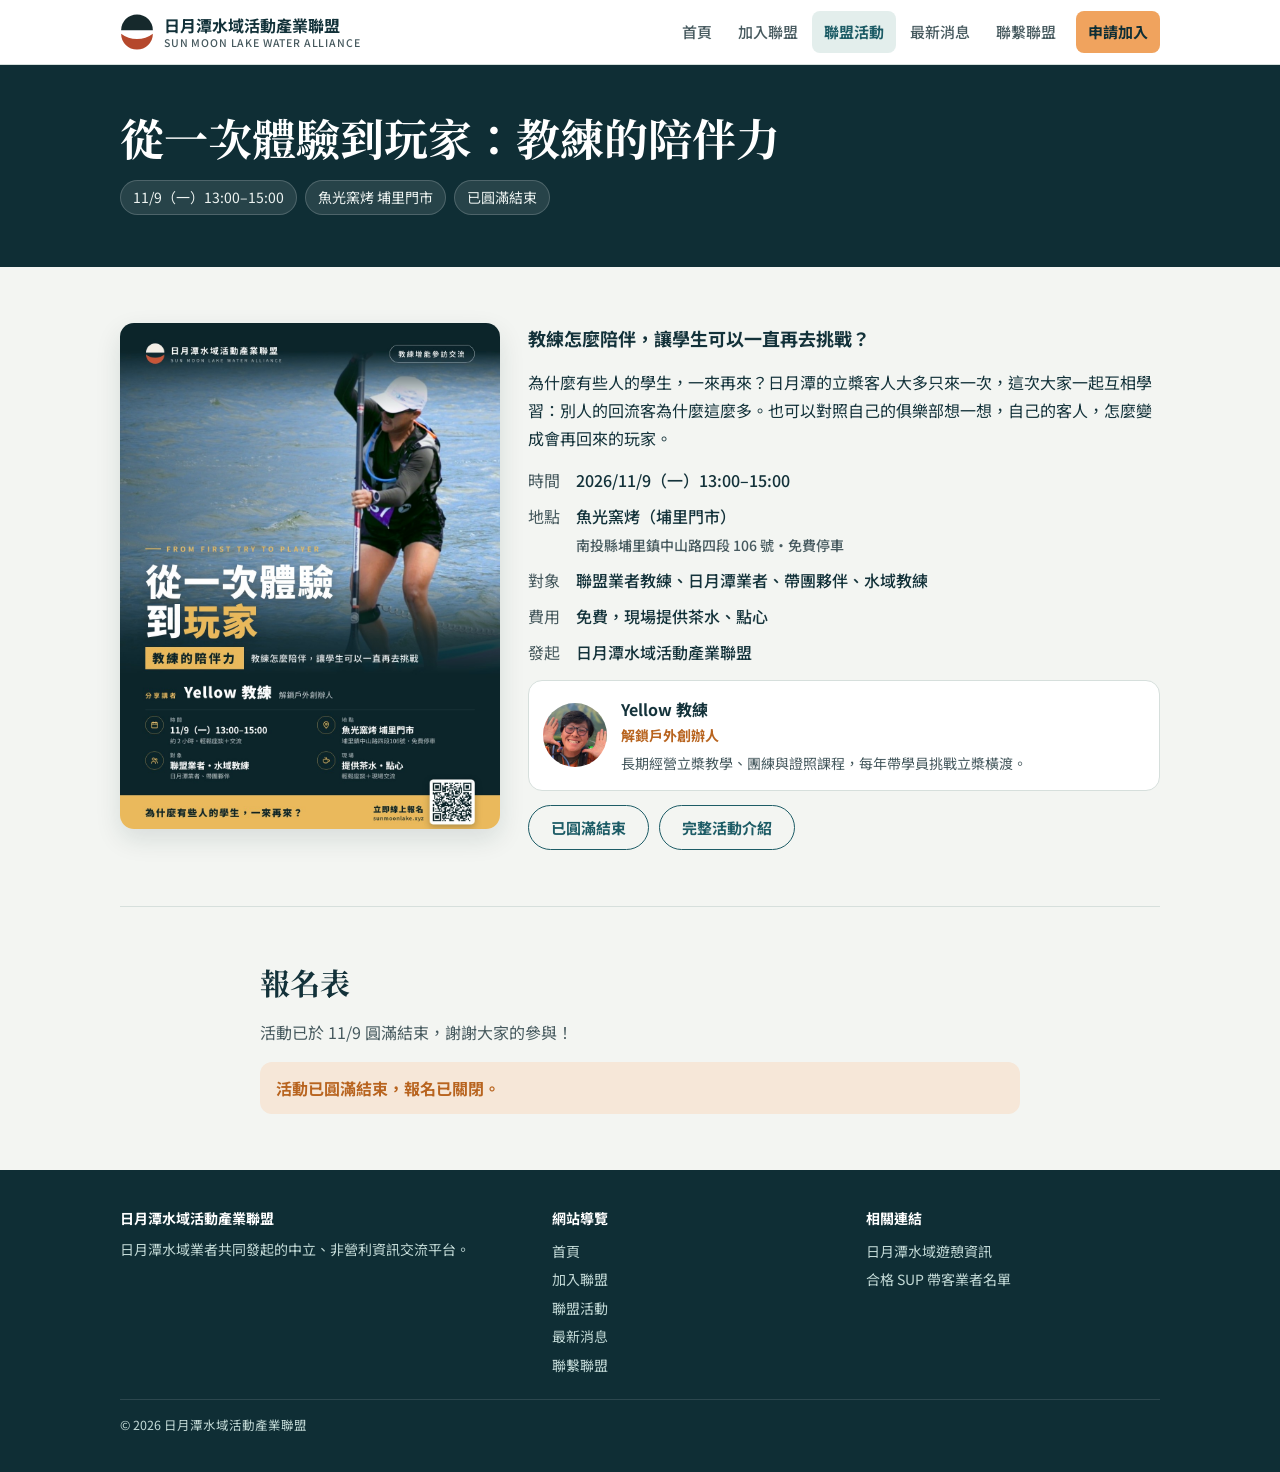
<file: events/coach-talk-2026/index.html>
<!doctype html>
<html lang="zh-Hant-TW">
<head>
<meta charset="utf-8">
<meta name="viewport" content="width=device-width,initial-scale=1,viewport-fit=cover">
<title>從一次體驗到玩家：教練的陪伴力｜活動報名｜日月潭水域活動產業聯盟</title>
<meta name="description" content="線上報名｜教練增能參訪交流：邀請解鎖戶外創辦人 Yellow 教練分享，教練怎麼陪伴，讓學生可以一直再去挑戰。地點：魚光窯烤埔里門市。">
<link rel="canonical" href="https://sunmoonlake.xyz/events/coach-talk-2026/">
<meta property="og:type" content="website">
<meta property="og:site_name" content="日月潭水域活動產業聯盟">
<meta property="og:title" content="從一次體驗到玩家：教練的陪伴力｜活動報名｜日月潭水域活動產業聯盟">
<meta property="og:description" content="教練增能參訪交流：邀請解鎖戶外創辦人 Yellow 教練分享，教練怎麼陪伴，讓學生可以一直再去挑戰。地點：魚光窯烤埔里門市。">
<meta property="og:url" content="https://sunmoonlake.xyz/events/coach-talk-2026/">
<meta property="og:image" content="https://sunmoonlake.xyz/assets/img/coach-talk-2026.jpg?v=1109">
<meta name="theme-color" content="#0F2E35">
<link rel="icon" href="/assets/img/favicon.svg" type="image/svg+xml">
<link rel="preconnect" href="https://fonts.googleapis.com">
<link rel="preconnect" href="https://fonts.gstatic.com" crossorigin>
<link rel="stylesheet" href="https://fonts.googleapis.com/css2?family=Noto+Sans+TC:wght@400;500;700&family=Noto+Serif+TC:wght@600;700&display=swap">
<link rel="stylesheet" href="/assets/style.css?v=20261124">
</head>
<body>
<a class="skip" href="#main">跳到主要內容</a>
<header class="hdr">
  <div class="wrap">
    <a class="logo" href="/"><svg class="logo-mark" viewBox="40 34 120 132" aria-hidden="true"><path d="M44 94A56 56 0 0 1 156 94Z" fill="#16292C"/><path d="M44 106A56 56 0 0 0 156 106A92 92 0 0 1 44 106Z" fill="#B5482C"/></svg><span>日月潭水域活動產業聯盟<small>SUN MOON LAKE WATER ALLIANCE</small></span></a>
    <button class="burger" id="burger" type="button" aria-expanded="false" aria-controls="nav">選單</button>
    <nav class="nav" id="nav" aria-label="主選單"><a href="/">首頁</a><a href="/join/">加入聯盟</a><a href="/events/" aria-current="page">聯盟活動</a><a href="/news/" >最新消息</a><a href="/contact/">聯繫聯盟</a><a href="/join/#apply" class="cta">申請加入</a></nav>
  </div>
</header>
<main id="main">
<section class="page-head" data-hide-sticky><div class="wrap"><h1>從一次體驗到玩家：<wbr>教練的陪伴力</h1><div class="head-facts"><span>11/9（一）13:00–15:00</span><span>魚光窯烤 埔里門市</span><span>已圓滿結束</span></div></div></section>
<div class="wrap">
  <section class="sec" data-hide-sticky>
    <div class="ev-top">
      <img class="poster" src="/assets/img/coach-talk-2026.jpg?v=1109" alt="從一次體驗到玩家：教練的陪伴力｜講者 Yellow 教練｜地點 魚光窯烤埔里門市" width="1080" height="1440">
      <div class="body">
        <p class="lead"><b>教練怎麼陪伴，讓學生可以一直再去挑戰？</b></p>
        <p>為什麼有些人的學生，一來再來？日月潭的立槳客人大多只來一次，這次大家一起互相學習：別人的回流客為什麼這麼多。也可以對照自己的俱樂部想一想，自己的客人，怎麼變成會再回來的玩家。</p>
        <dl class="kv"><dt>時間</dt><dd>2026/11/9（一）13:00–15:00</dd><dt>地點</dt><dd>魚光窯烤（埔里門市）<br><span class="muted" style="font-size:14px">南投縣埔里鎮中山路四段 106 號・免費停車</span></dd><dt>對象</dt><dd>聯盟業者教練、日月潭業者、帶團夥伴、水域教練</dd><dt>費用</dt><dd>免費，現場提供茶水、點心</dd><dt>發起</dt><dd>日月潭水域活動產業聯盟</dd></dl>
        <div class="speaker-mini"><img src="/assets/img/coach-talk-yellow.jpg?v=2" alt="Yellow 教練" width="64" height="64"><div><b>Yellow 教練</b><span style="display:block;font-size:14px;color:var(--sun);font-weight:700">解鎖戶外創辦人</span><span class="muted" style="font-size:14px">長期經營立槳教學、團練與證照課程，每年帶學員挑戰立槳橫渡。</span></div></div>
        <div style="display:flex;gap:10px;flex-wrap:wrap"><span class="btn btn-ghost" aria-disabled="true" style="cursor:default">已圓滿結束</span><a class="btn btn-ghost" href="/news/coach-talk-2026/">完整活動介紹</a></div>
      </div>
    </div>
  </section>
  <section class="sec" id="apply" data-hide-sticky>
    <div class="reg-wrap">
      <h2>報名表</h2>
      <p class="muted">活動已於 11/9 圓滿結束，謝謝大家的參與！</p>
      <div id="reg" data-event="coach-talk-2026" data-api="https://script.google.com/macros/s/AKfycbw1y5WbCX12ivtSylexB7xxvW3YWS8UEKiBIKNi6Gjl8S6GrlT1pdjMHBGJ7zfGqkzA/exec">
        <p class="reg-state closed" id="regState">活動已圓滿結束，報名已關閉。</p>
        <form class="form" id="regForm" novalidate hidden>
          <fieldset>
            <input type="hidden" name="member" value="">
            <div class="f"><span class="lb">你的身分 <i>*</i></span>
              <div class="roles">
                <button type="button" class="role member" data-m="1" aria-pressed="false"><b>聯盟成員 <span class="badge ev">聯盟夥伴</span></b><small>選你的俱樂部就好，聯絡資料自動帶入，不用再填</small></button>
                <button type="button" class="role" data-m="0" aria-pressed="false"><b>非聯盟成員</b><small>其他業者、教練、帶團夥伴都歡迎，需填寫聯絡資料</small></button>
              </div>
            </div>
            <div id="regRest" hidden style="display:flex;flex-direction:column;gap:16px">
              <div class="f" id="clubBox" hidden><label for="rClub">所屬俱樂部 <i>*</i></label><select id="rClub" name="club"><option value="">請選擇你的俱樂部</option></select></div>
              <div class="auto" id="autoCard" hidden>
                <b class="auto-h">已自動帶入聯絡資料</b>
                <dl class="kv"><dt>聯絡人</dt><dd id="aContact"></dd><dt>手機</dt><dd id="aPhone"></dd><dt>Email</dt><dd id="aEmail"></dd></dl>
                <small class="muted">報名成功信會寄到這個信箱。資料有變動請透過「聯繫聯盟」告訴我們。</small>
              </div>
              <p class="auto-miss" id="autoMiss" hidden>這個俱樂部的聯絡資料還沒建檔，這次請填一下聯絡人、手機與 Email。</p>
              <div class="f" id="countBox" hidden><span class="lb">參加人數 <i>*</i></span>
                <div class="stepper"><button type="button" id="cMinus" aria-label="減少一位">－</button><output id="cVal" aria-live="polite">1</output><span>位</span><button type="button" id="cPlus" aria-label="增加一位">＋</button></div>
              </div>
              <div class="f" id="namesBox" hidden><label for="rNames">參加者姓名（選填，一行一位）</label><textarea id="rNames" name="names_member" placeholder="不填也可以，當天現場登記" style="min-height:80px"></textarea></div>
              <div class="f" id="peopleBox" hidden><span class="lb">參加者姓名 <i>*</i>　<span class="muted" style="font-weight:400;font-size:14px">共 <b id="peopleCount">1</b> 位，第一位為聯絡人</span></span>
                <div class="people" id="people"></div>
                <button type="button" class="add-person" id="addPerson">＋ 再加一位</button>
              </div>
              <div class="f" id="unitBox" hidden><label for="rUnit">所屬單位 <i>*</i></label><input id="rUnit" name="unit_other" type="text" placeholder="例：○○戶外工作室；個人參加請填「個人」" autocomplete="organization"></div>
              <div class="f" id="contactNameBox" hidden><label for="rContact">聯絡人姓名 <i>*</i></label><input id="rContact" name="contact" type="text" autocomplete="name"></div>
              <div class="f2" id="contactBox" hidden>
                <div class="f"><label for="rPhone">聯絡人手機 <i>*</i></label><input id="rPhone" name="phone" type="tel" placeholder="例：0912345678" autocomplete="tel" inputmode="tel"></div>
                <div class="f"><label for="rEmail">Email <i>*</i></label><input id="rEmail" name="email" type="email" placeholder="報名成功信會寄到這裡" autocomplete="email"></div>
              </div>
              <div class="f"><label for="rNote">想問 Yellow 教練的問題（選填）</label><textarea id="rNote" name="note" placeholder="例：學生第一次落水後就不敢再站起來，該怎麼陪？" style="min-height:90px"></textarea></div>
              <label class="ck"><input type="checkbox" name="agree" id="rAgree" value="1"><span>我同意聯盟使用報名資料，聯繫本次活動相關事宜；活動結束後不會用於其他用途。</span></label>
              <input class="hp" type="text" name="website" tabindex="-1" autocomplete="off" aria-hidden="true">
              <p class="err" role="alert" hidden></p>
              <button class="btn btn-lake" type="submit" style="align-self:flex-start">送出報名</button>
            </div>
          </fieldset>
        </form>
        <div class="done" id="regDone" hidden><i class="ico"><svg viewBox="0 0 24 24" aria-hidden="true"><path d="M5 12.5l4.5 4.5L19 7.5"/></svg></i><div><b id="doneTitle">我們有收到您的報名！</b><p id="doneMsg"></p><p class="muted" style="font-size:14px;margin-top:8px">報名編號</p><p class="reg-id" id="doneId"></p><p id="doneWho"></p><p class="muted" style="font-size:14px">確認信已寄到 <span id="doneMail"></span>，沒看到請檢查促銷或垃圾郵件匣。</p></div></div>
      </div>
    </div>
  </section>
</div>
</main>
<footer class="ftr">
  <div class="wrap">
    <div><b>日月潭水域活動產業聯盟</b>日月潭水域業者共同發起的中立、非營利資訊交流平台。</div>
    <div><b>網站導覽</b><a href="/">首頁</a><a href="/join/">加入聯盟</a><a href="/events/">聯盟活動</a><a href="/news/">最新消息</a><a href="/contact/">聯繫聯盟</a></div>
    <div><b>相關連結</b><a href="https://water.sunmoonlake.gov.tw/" target="_blank" rel="noopener">日月潭水域遊憩資訊</a><a href="https://water.sunmoonlake.gov.tw/files/%E5%90%88%E6%A0%BCSUP%E5%B8%B6%E5%AE%A2%E6%A5%AD%E8%80%85%E5%90%8D%E5%96%AE.pdf" target="_blank" rel="noopener">合格 SUP 帶客業者名單</a></div>
    <p class="copy">© 2026 日月潭水域活動產業聯盟</p>
  </div>
</footer>
<a class="sticky off" id="sticky" href="/events/year-end-2026/">報名歲末感恩會</a>
<script src="/assets/site.js?v=20261009b" defer></script>
<!-- 活動已結束，不再載入報名程式（reg.js），報名表保留在上方但隱藏 -->
</body>
</html>
</file>
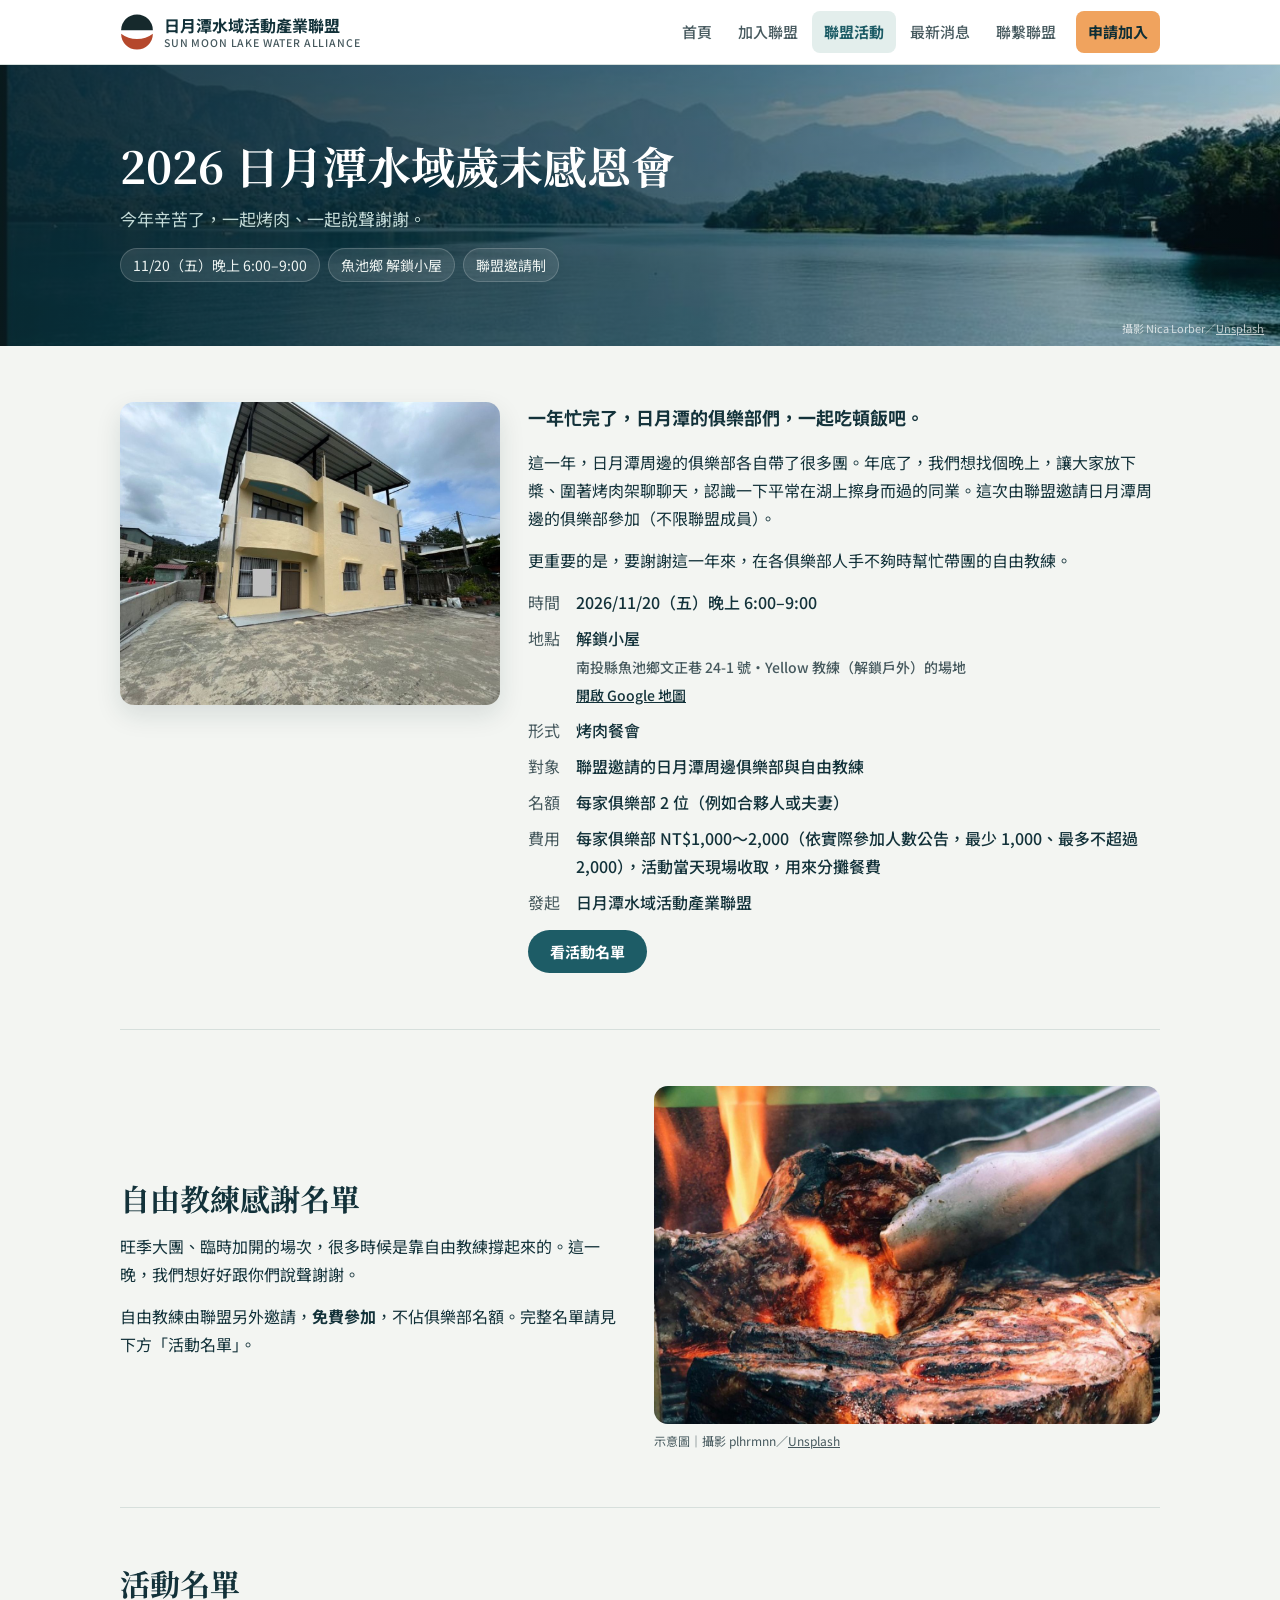
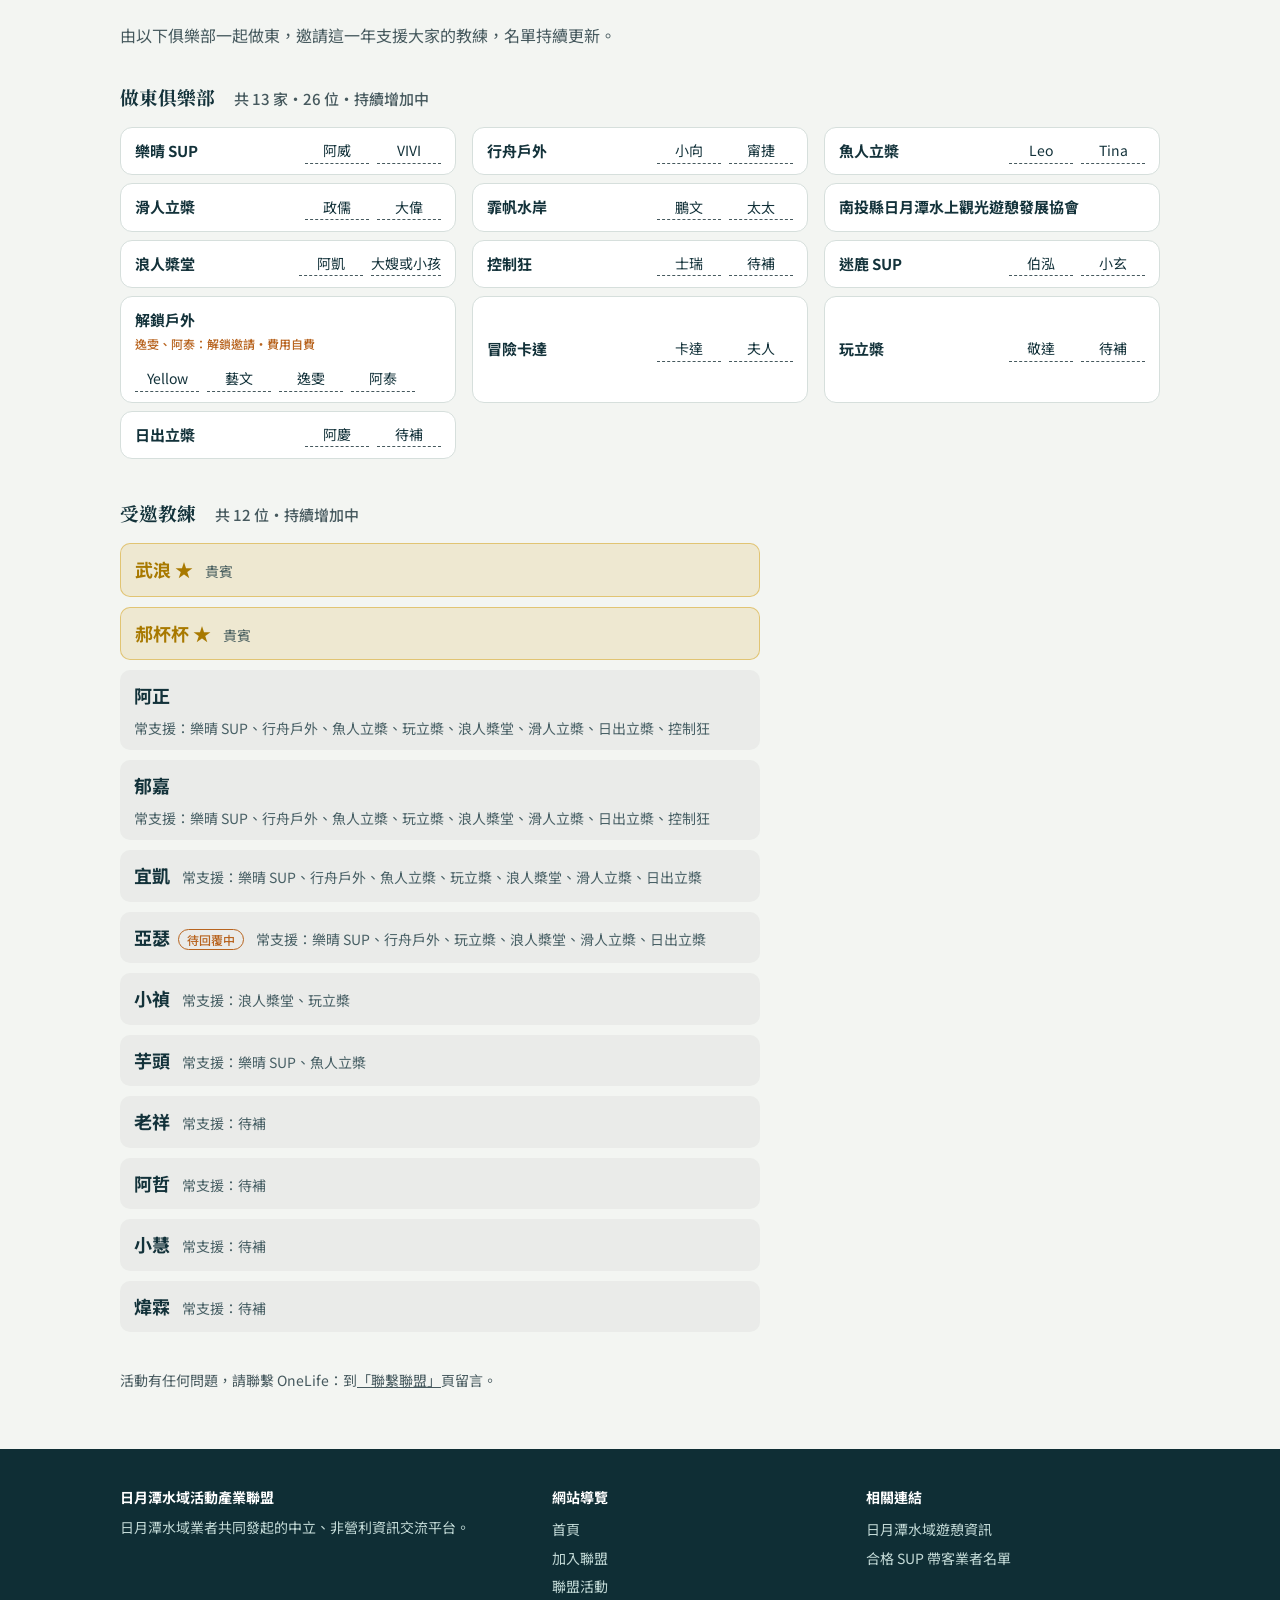
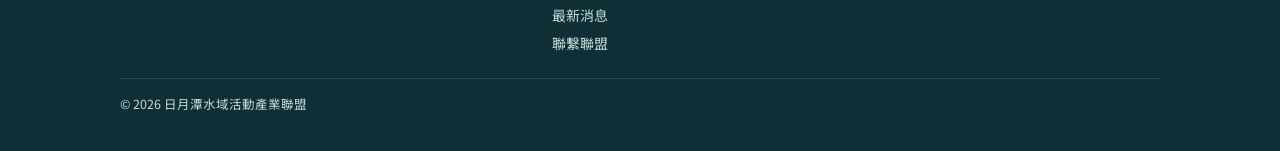
<file: events/year-end-2026/index.html>
<!doctype html>
<html lang="zh-Hant-TW">
<head>
<meta charset="utf-8">
<meta name="viewport" content="width=device-width,initial-scale=1,viewport-fit=cover">
<title>2026 日月潭水域歲末感恩會｜聯盟活動｜日月潭水域活動產業聯盟</title>
<meta name="description" content="今年辛苦了，一起烤肉、一起說聲謝謝。11/20（五）晚上 6:00–9:00 於魚池鄉解鎖小屋，集結日月潭周邊俱樂部交流，並感謝這一年協助各俱樂部帶團的自由教練。聯盟邀請日月潭周邊俱樂部與自由教練一同參加。">
<link rel="canonical" href="https://sunmoonlake.xyz/events/year-end-2026/">
<meta property="og:type" content="website">
<meta property="og:site_name" content="日月潭水域活動產業聯盟">
<meta property="og:title" content="2026 日月潭水域歲末感恩會｜聯盟活動｜日月潭水域活動產業聯盟">
<meta property="og:description" content="今年辛苦了，一起烤肉、一起說聲謝謝。11/20（五）晚上 6:00–9:00 於魚池鄉解鎖小屋，集結日月潭周邊俱樂部交流，並感謝這一年協助各俱樂部帶團的自由教練。聯盟邀請日月潭周邊俱樂部與自由教練一同參加。">
<meta property="og:url" content="https://sunmoonlake.xyz/events/year-end-2026/">
<meta property="og:image" content="https://sunmoonlake.xyz/assets/img/year-end-2026-hut.jpg?v=1111">
<meta name="theme-color" content="#0F2E35">
<link rel="icon" href="/assets/img/favicon.svg" type="image/svg+xml">
<link rel="preconnect" href="https://fonts.googleapis.com">
<link rel="preconnect" href="https://fonts.gstatic.com" crossorigin>
<link rel="stylesheet" href="https://fonts.googleapis.com/css2?family=Noto+Sans+TC:wght@400;500;700&family=Noto+Serif+TC:wght@600;700&display=swap">
<link rel="stylesheet" href="/assets/style.css?v=20261111a">
<style>.hosts{list-style:none;margin:0;padding:0;display:grid;grid-template-columns:repeat(auto-fill,minmax(min(100%,300px),1fr));gap:8px 16px}.hosts li{display:flex;align-items:center;justify-content:space-between;gap:12px;background:var(--surface);border:1px solid var(--line);border-radius:12px;padding:10px 14px;min-width:0}.hosts b{font-size:15px;min-width:0}.hosts .att{display:flex;gap:8px;flex:none}.hosts .att i{font-style:normal;min-width:64px;border-bottom:1px dashed var(--muted);text-align:center;font-size:14px;color:var(--fg)}</style><style>.ye-hero{position:relative;background:#0F2E35 url(/assets/img/year-end-2026-lake.jpg?v=1111c) center 62%/cover no-repeat}.ye-hero::before{content:"";position:absolute;inset:0;background:linear-gradient(90deg,rgba(10,30,34,.82) 0%,rgba(10,30,34,.55) 55%,rgba(10,30,34,.2) 100%)}.ye-hero .wrap{position:relative;padding-block:72px 64px}.ye-hero .credit{position:absolute;right:max(16px,env(safe-area-inset-right,0px));bottom:8px;font-size:11px;color:rgba(255,255,255,.7)}.ye-hero .credit a{color:inherit}@media (max-width:640px){.ye-hero .wrap{padding-block:48px 44px}}</style></head>
<body>
<a class="skip" href="#main">跳到主要內容</a>
<header class="hdr">
  <div class="wrap">
    <a class="logo" href="/"><svg class="logo-mark" viewBox="40 34 120 132" aria-hidden="true"><path d="M44 94A56 56 0 0 1 156 94Z" fill="#16292C"/><path d="M44 106A56 56 0 0 0 156 106A92 92 0 0 1 44 106Z" fill="#B5482C"/></svg><span>日月潭水域活動產業聯盟<small>SUN MOON LAKE WATER ALLIANCE</small></span></a>
    <button class="burger" id="burger" type="button" aria-expanded="false" aria-controls="nav">選單</button>
    <nav class="nav" id="nav" aria-label="主選單"><a href="/">首頁</a><a href="/join/">加入聯盟</a><a href="/events/" aria-current="page">聯盟活動</a><a href="/news/" >最新消息</a><a href="/contact/">聯繫聯盟</a><a href="/join/#apply" class="cta">申請加入</a></nav>
  </div>
</header>
<main id="main">
<section class="page-head ye-hero" data-hide-sticky><div class="wrap"><h1>2026 日月潭水域<wbr>歲末感恩會</h1><p>今年辛苦了，一起烤肉、一起說聲謝謝。</p><div class="head-facts"><span>11/20（五）晚上 6:00–9:00</span><span>魚池鄉 解鎖小屋</span><span>聯盟邀請制</span></div></div><span class="credit">攝影 Nica Lorber／<a href="https://unsplash.com/photos/FTj49uatPMc" target="_blank" rel="noopener">Unsplash</a></span></section>
<div class="wrap">
  <section class="sec" data-hide-sticky>
    <div class="ev-top">
      <img class="poster" src="/assets/img/year-end-2026-hut.jpg?v=1111" alt="解鎖小屋外觀，前方是寬敞的水泥空地" width="1200" height="955">
      <div class="body">
        <p class="lead"><b>一年忙完了，日月潭的俱樂部們，一起吃頓飯吧。</b></p>
        <p>這一年，日月潭周邊的俱樂部各自帶了很多團。年底了，我們想找個晚上，讓大家放下槳、圍著烤肉架聊聊天，認識一下平常在湖上擦身而過的同業。這次由聯盟邀請日月潭周邊的俱樂部參加（不限聯盟成員）。</p>
        <p>更重要的是，要謝謝這一年來，在各俱樂部人手不夠時幫忙帶團的自由教練。</p>
        <dl class="kv"><dt>時間</dt><dd>2026/11/20（五）晚上 6:00–9:00</dd><dt>地點</dt><dd>解鎖小屋<br><span class="muted" style="font-size:14px">南投縣魚池鄉文正巷 24-1 號・Yellow 教練（解鎖戶外）的場地</span><br><a href="https://maps.app.goo.gl/Q9fm8VMsLTKKzpgs6" target="_blank" rel="noopener" style="font-size:14px">開啟 Google 地圖</a></dd><dt>形式</dt><dd>烤肉餐會</dd><dt>對象</dt><dd>聯盟邀請的日月潭周邊俱樂部與自由教練</dd><dt>名額</dt><dd>每家俱樂部 2 位（例如合夥人或夫妻）</dd><dt>費用</dt><dd>每家俱樂部 NT$1,000～2,000（依實際參加人數公告，最少 1,000、最多不超過 2,000），活動當天現場收取，用來分攤餐費</dd><dt>發起</dt><dd>日月潭水域活動產業聯盟</dd></dl>
        <div style="display:flex;gap:10px;flex-wrap:wrap"><a class="btn btn-lake" href="#list">看活動名單</a></div>
      </div>
    </div>
  </section>
  <section class="sec" id="thanks">
    <div class="thanks">
      <div style="display:flex;flex-direction:column;gap:14px">
        <h2>自由教練感謝名單</h2>
        <p>旺季大團、臨時加開的場次，很多時候是靠自由教練撐起來的。這一晚，我們想好好跟你們說聲謝謝。</p>
        <p>自由教練由聯盟另外邀請，<b>免費參加</b>，不佔俱樂部名額。完整名單請見下方「活動名單」。</p>
      </div>
      <figure><img src="/assets/img/year-end-2026-bbq.jpg?v=1111b" alt="烤肉架上正在烤的肉排" width="1200" height="800" loading="lazy"><figcaption>示意圖｜攝影 plhrmnn／<a href="https://unsplash.com/@plhrmnn" target="_blank" rel="noopener">Unsplash</a></figcaption></figure>
    </div>
  </section>
  <section class="sec" id="list">
    <h2>活動名單</h2>
    <p class="muted">由以下俱樂部一起做東，邀請這一年支援大家的教練，名單持續更新。</p>
    <h3 style="margin-top:18px">做東俱樂部　<span class="muted" style="font-family:var(--sans);font-size:15px;font-weight:500">共 13 家・26 位・持續增加中</span></h3>
    <ul class="hosts"><li><b>樂晴 SUP</b><span class="att"><i>阿威</i><i>VIVI</i></span></li><li><b>行舟戶外</b><span class="att"><i>小向</i><i>甯捷</i></span></li><li><b>魚人立槳</b><span class="att"><i>Leo</i><i>Tina</i></span></li><li><b>滑人立槳</b><span class="att"><i>政儒</i><i>大偉</i></span></li><li><b>霏帆水岸</b><span class="att"><i>鵬文</i><i>太太</i></span></li><li><b>南投縣日月潭水上觀光遊憩發展協會</b></li><li><b>浪人槳堂</b><span class="att"><i>阿凱</i><i>大嫂或小孩</i></span></li><li><b>控制狂</b><span class="att"><i>士瑞</i><i>待補</i></span></li><li><b>迷鹿 SUP</b><span class="att"><i>伯泓</i><i>小玄</i></span></li><li style="flex-wrap:wrap"><b style="flex:1 1 150px">解鎖戶外<small style="display:block;font-size:12px;font-weight:500;color:var(--sun)">逸雯、阿泰：解鎖邀請・費用自費</small></b><span class="att" style="flex:0 1 auto;flex-wrap:wrap;justify-content:flex-end;row-gap:8px;max-width:100%"><i>Yellow</i><i>藝文</i><i>逸雯</i><i>阿泰</i></span></li><li><b>冒險卡達</b><span class="att"><i>卡達</i><i>夫人</i></span></li><li><b>玩立槳</b><span class="att"><i>敬達</i><i>待補</i></span></li><li><b>日出立槳</b><span class="att"><i>阿慶</i><i>待補</i></span></li></ul>
    <h3 style="margin-top:24px">受邀教練　<span class="muted" style="font-family:var(--sans);font-size:15px;font-weight:500">共 12 位・持續增加中</span></h3>
    <ul class="coaches" style="max-width:640px">
          <li class="vip"><b>武浪 ★</b><span>貴賓</span></li>
          <li class="vip"><b>郝杯杯 ★</b><span>貴賓</span></li>
          <li><b>阿正</b><span>常支援：樂晴 SUP、行舟戶外、魚人立槳、玩立槳、浪人槳堂、滑人立槳、日出立槳、控制狂</span></li>
          <li><b>郁嘉</b><span>常支援：樂晴 SUP、行舟戶外、魚人立槳、玩立槳、浪人槳堂、滑人立槳、日出立槳、控制狂</span></li>
          <li><b>宜凱</b><span>常支援：樂晴 SUP、行舟戶外、魚人立槳、玩立槳、浪人槳堂、滑人立槳、日出立槳</span></li>
          <li><b>亞瑟 <small style="font-size:12px;font-weight:500;color:var(--sun);border:1px solid currentColor;border-radius:999px;padding:1px 8px;margin-left:4px;white-space:nowrap">待回覆中</small></b><span>常支援：樂晴 SUP、行舟戶外、玩立槳、浪人槳堂、滑人立槳、日出立槳</span></li>
          <li><b>小禎</b><span>常支援：浪人槳堂、玩立槳</span></li>
          <li><b>芋頭</b><span>常支援：樂晴 SUP、魚人立槳</span></li>
          <li><b>老祥</b><span>常支援：待補</span></li>
          <li><b>阿哲</b><span>常支援：待補</span></li>
          <li><b>小慧</b><span>常支援：待補</span></li>
          <li><b>煒霖</b><span>常支援：待補</span></li>
    </ul>
    <p class="muted" style="font-size:14px;margin-top:18px">活動有任何問題，請聯繫 OneLife：到<a href="/contact/">「聯繫聯盟」</a>頁留言。</p>
  </section>
</div>
</main>
<footer class="ftr">
  <div class="wrap">
    <div><b>日月潭水域活動產業聯盟</b>日月潭水域業者共同發起的中立、非營利資訊交流平台。</div>
    <div><b>網站導覽</b><a href="/">首頁</a><a href="/join/">加入聯盟</a><a href="/events/">聯盟活動</a><a href="/news/">最新消息</a><a href="/contact/">聯繫聯盟</a></div>
    <div><b>相關連結</b><a href="https://water.sunmoonlake.gov.tw/" target="_blank" rel="noopener">日月潭水域遊憩資訊</a><a href="https://water.sunmoonlake.gov.tw/files/%E5%90%88%E6%A0%BCSUP%E5%B8%B6%E5%AE%A2%E6%A5%AD%E8%80%85%E5%90%8D%E5%96%AE.pdf" target="_blank" rel="noopener">合格 SUP 帶客業者名單</a></div>
    <p class="copy">© 2026 日月潭水域活動產業聯盟</p>
  </div>
</footer>
<script src="/assets/site.js?v=20261009b" defer></script>
</body>
</html>
</file>
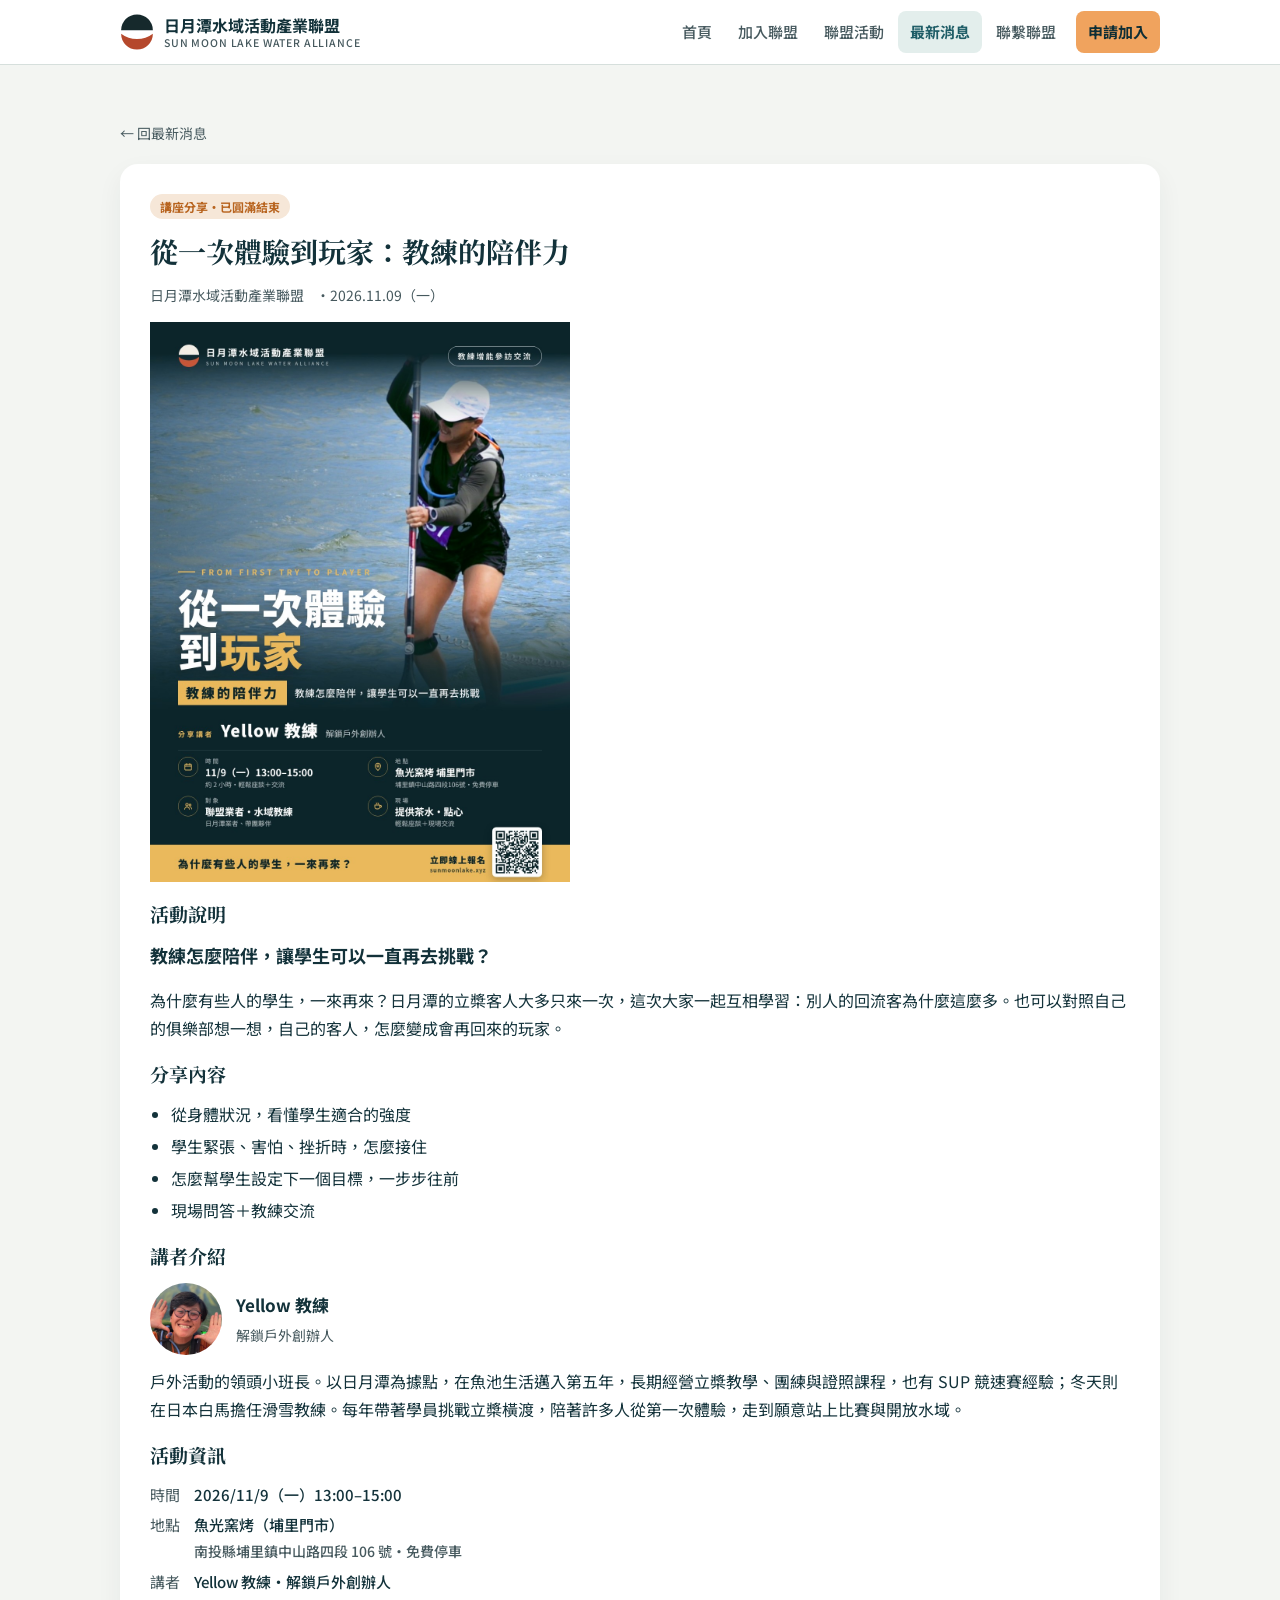
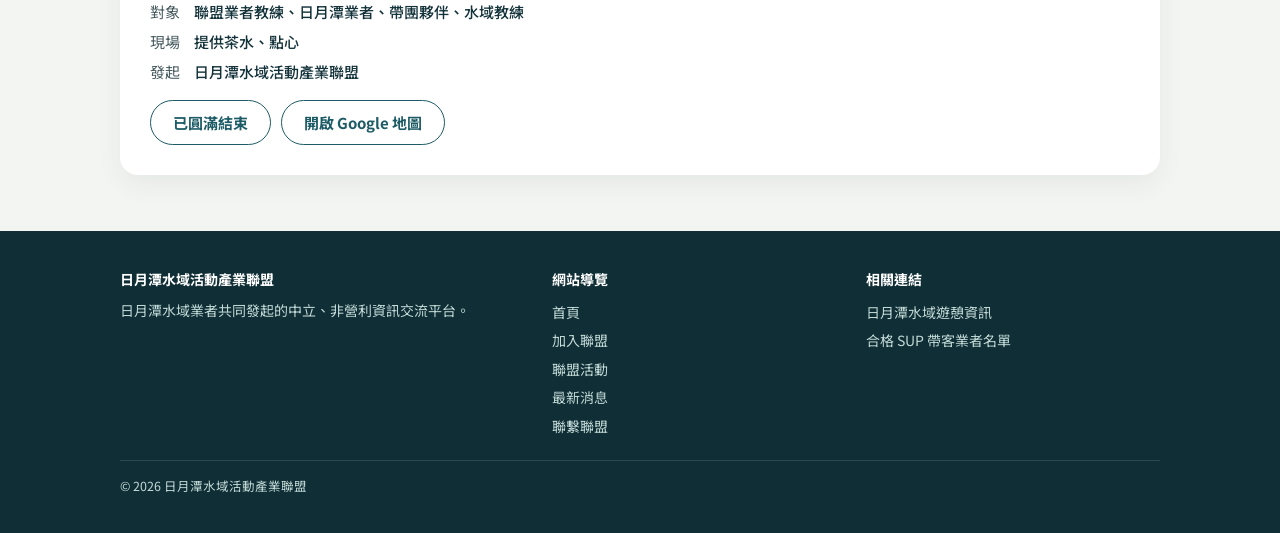
<file: news/coach-talk-2026/index.html>
<!doctype html>
<html lang="zh-Hant-TW">
<head>
<meta charset="utf-8">
<meta name="viewport" content="width=device-width,initial-scale=1,viewport-fit=cover">
<title>從一次體驗到玩家：教練的陪伴力｜日月潭水域活動產業聯盟</title>
<meta name="description" content="教練增能參訪交流：邀請解鎖戶外創辦人 Yellow 教練分享，教練怎麼陪伴，讓學生可以一直再去挑戰。地點：魚光窯烤埔里門市。">
<link rel="canonical" href="https://sunmoonlake.xyz/news/coach-talk-2026/">
<meta property="og:type" content="website">
<meta property="og:site_name" content="日月潭水域活動產業聯盟">
<meta property="og:title" content="從一次體驗到玩家：教練的陪伴力｜日月潭水域活動產業聯盟">
<meta property="og:description" content="教練增能參訪交流：邀請解鎖戶外創辦人 Yellow 教練分享，教練怎麼陪伴，讓學生可以一直再去挑戰。地點：魚光窯烤埔里門市。">
<meta property="og:url" content="https://sunmoonlake.xyz/news/coach-talk-2026/">
<meta property="og:image" content="https://sunmoonlake.xyz/assets/img/coach-talk-2026.jpg?v=1109">
<meta name="theme-color" content="#0F2E35">
<link rel="icon" href="/assets/img/favicon.svg" type="image/svg+xml">
<link rel="preconnect" href="https://fonts.googleapis.com">
<link rel="preconnect" href="https://fonts.gstatic.com" crossorigin>
<link rel="stylesheet" href="https://fonts.googleapis.com/css2?family=Noto+Sans+TC:wght@400;500;700&family=Noto+Serif+TC:wght@600;700&display=swap">
<link rel="stylesheet" href="/assets/style.css?v=20261124">
</head>
<body>
<a class="skip" href="#main">跳到主要內容</a>
<header class="hdr">
  <div class="wrap">
    <a class="logo" href="/"><svg class="logo-mark" viewBox="40 34 120 132" aria-hidden="true"><path d="M44 94A56 56 0 0 1 156 94Z" fill="#16292C"/><path d="M44 106A56 56 0 0 0 156 106A92 92 0 0 1 44 106Z" fill="#B5482C"/></svg><span>日月潭水域活動產業聯盟<small>SUN MOON LAKE WATER ALLIANCE</small></span></a>
    <button class="burger" id="burger" type="button" aria-expanded="false" aria-controls="nav">選單</button>
    <nav class="nav" id="nav" aria-label="主選單"><a href="/">首頁</a><a href="/join/">加入聯盟</a><a href="/events/">聯盟活動</a><a href="/news/" aria-current="page">最新消息</a><a href="/contact/">聯繫聯盟</a><a href="/join/#apply" class="cta">申請加入</a></nav>
  </div>
</header>
<main id="main">
<div class="wrap">
  <section class="sec" data-hide-sticky>
    <a href="/news/" class="muted" style="font-size:14px;text-decoration:none">← 回最新消息</a>
    <article class="article">
      <span class="badge ev">講座分享・已圓滿結束</span>
      <h2>從一次體驗到玩家：<wbr>教練的陪伴力</h2>
      <p class="meta-line"><span>日月潭水域活動產業聯盟</span><span>・2026.11.09（一）</span></p>
      <p><img src="/assets/img/coach-talk-2026.jpg?v=1109" alt="從一次體驗到玩家：教練的陪伴力｜講者 Yellow 教練｜地點 魚光窯烤埔里門市" width="1080" height="1440" style="width:100%;max-width:420px;height:auto;display:block"></p>
      <h3>活動說明</h3>
      <p class="lead"><b>教練怎麼陪伴，讓學生可以一直再去挑戰？</b></p>
      <p>為什麼有些人的學生，一來再來？日月潭的立槳客人大多只來一次，這次大家一起互相學習：別人的回流客為什麼這麼多。也可以對照自己的俱樂部想一想，自己的客人，怎麼變成會再回來的玩家。</p>
      <h3>分享內容</h3>
      <ul>
        <li>從身體狀況，看懂學生適合的強度</li>
        <li>學生緊張、害怕、挫折時，怎麼接住</li>
        <li>怎麼幫學生設定下一個目標，一步步往前</li>
        <li>現場問答＋教練交流</li>
      </ul>
      <h3>講者介紹</h3>
      <div class="spk">
        <img src="/assets/img/coach-talk-yellow.jpg?v=2" alt="Yellow 教練" width="72" height="72">
        <div class="who"><b>Yellow 教練</b><small>解鎖戶外創辦人</small></div>
        <p>戶外活動的領頭小班長。以日月潭為據點，在魚池生活邁入第五年，長期經營立槳教學、團練與證照課程，也有 SUP 競速賽經驗；冬天則在日本白馬擔任滑雪教練。每年帶著學員挑戰立槳橫渡，陪著許多人從第一次體驗，走到願意站上比賽與開放水域。</p>
      </div>
      <h3>活動資訊</h3>
      <dl class="kv"><dt>時間</dt><dd>2026/11/9（一）13:00–15:00</dd><dt>地點</dt><dd>魚光窯烤（埔里門市）<br><span class="muted" style="font-size:14px">南投縣埔里鎮中山路四段 106 號・免費停車</span></dd><dt>講者</dt><dd>Yellow 教練・解鎖戶外創辦人</dd><dt>對象</dt><dd>聯盟業者教練、日月潭業者、帶團夥伴、水域教練</dd><dt>現場</dt><dd>提供茶水、點心</dd><dt>發起</dt><dd>日月潭水域活動產業聯盟</dd></dl>
      
      <div style="display:flex;gap:10px;flex-wrap:wrap"><span class="btn btn-ghost" aria-disabled="true" style="cursor:default">已圓滿結束</span><a class="btn btn-ghost" href="https://www.google.com/maps/search/?api=1&amp;query=%E9%AD%9A%E5%85%89%E7%AA%AF%E7%83%A4+%E5%9F%94%E9%87%8C" target="_blank" rel="noopener">開啟 Google 地圖</a></div>
    </article>
  </section>
</div>
</main>
<footer class="ftr">
  <div class="wrap">
    <div><b>日月潭水域活動產業聯盟</b>日月潭水域業者共同發起的中立、非營利資訊交流平台。</div>
    <div><b>網站導覽</b><a href="/">首頁</a><a href="/join/">加入聯盟</a><a href="/events/">聯盟活動</a><a href="/news/">最新消息</a><a href="/contact/">聯繫聯盟</a></div>
    <div><b>相關連結</b><a href="https://water.sunmoonlake.gov.tw/" target="_blank" rel="noopener">日月潭水域遊憩資訊</a><a href="https://water.sunmoonlake.gov.tw/files/%E5%90%88%E6%A0%BCSUP%E5%B8%B6%E5%AE%A2%E6%A5%AD%E8%80%85%E5%90%8D%E5%96%AE.pdf" target="_blank" rel="noopener">合格 SUP 帶客業者名單</a></div>
    <p class="copy">© 2026 日月潭水域活動產業聯盟</p>
  </div>
</footer>
<a class="sticky off" id="sticky" href="/join/#apply">申請加入聯盟</a>
<script src="/assets/site.js?v=20261009b" defer></script>
</body>
</html>
</file>
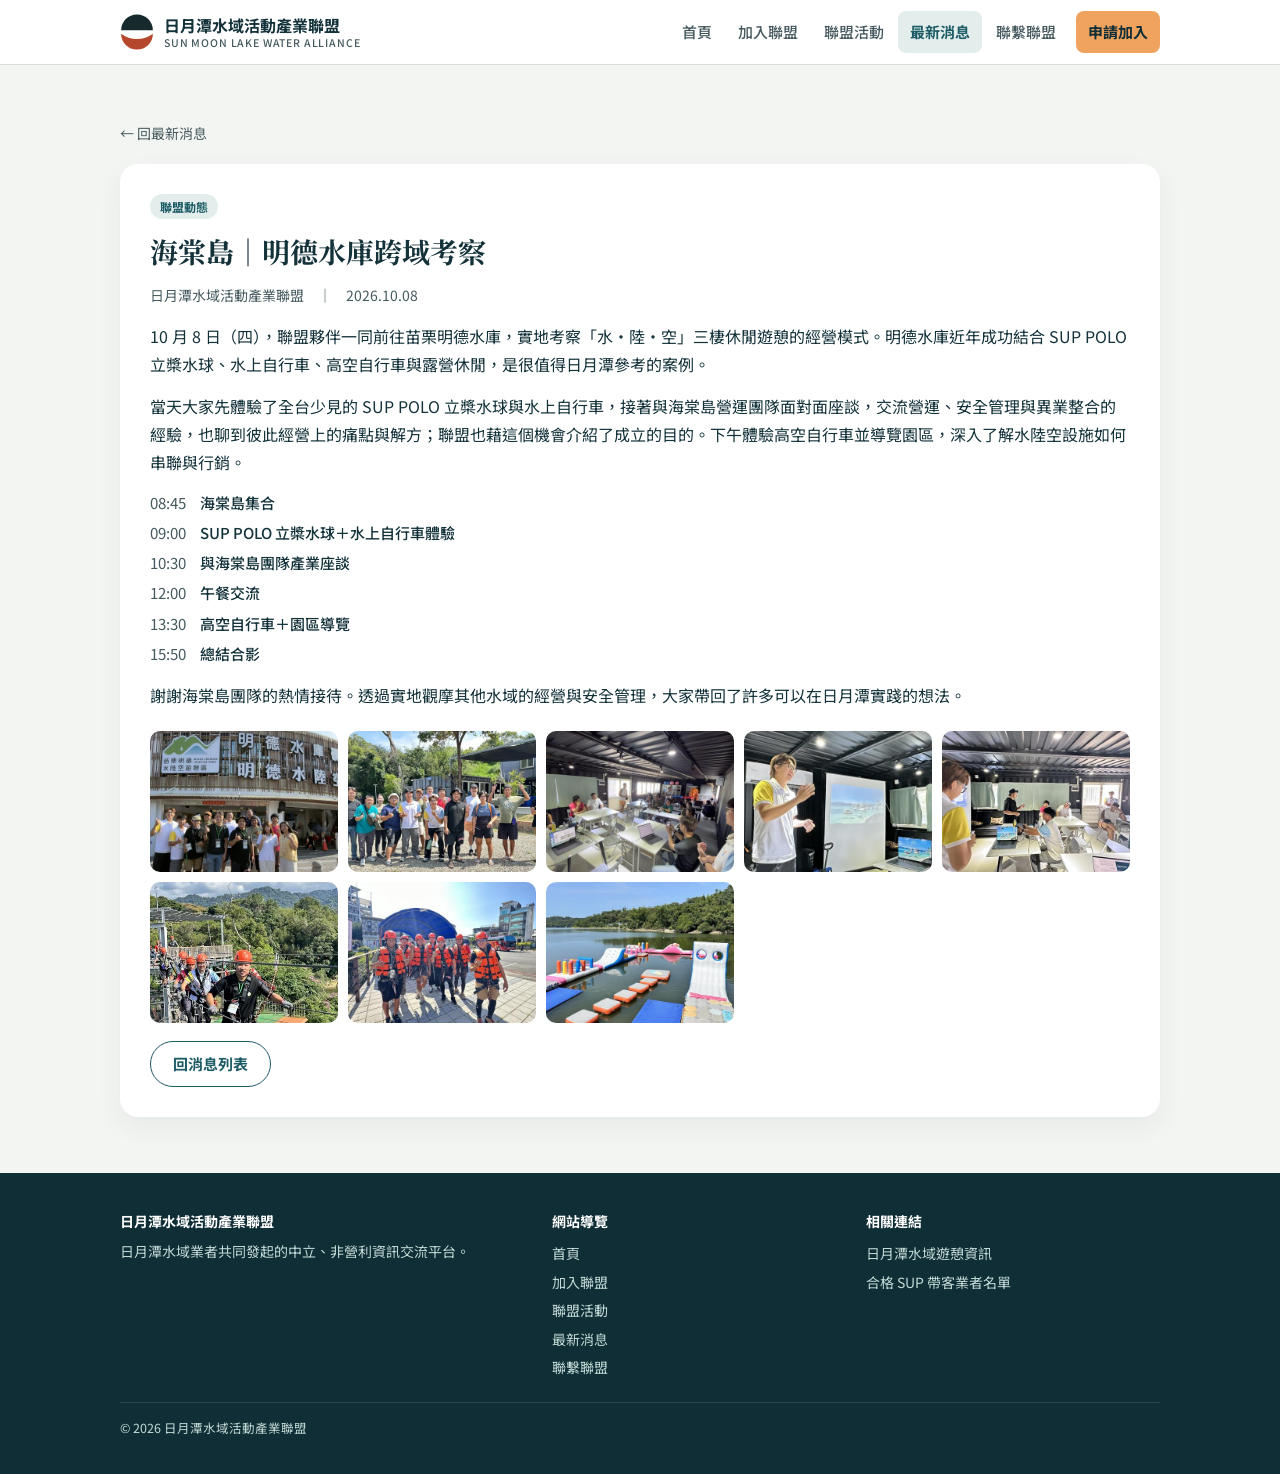
<file: news/haitang-2026/index.html>
<!doctype html>
<html lang="zh-Hant-TW">
<head>
<meta charset="utf-8">
<meta name="viewport" content="width=device-width,initial-scale=1,viewport-fit=cover">
<title>海棠島｜明德水庫跨域考察｜日月潭水域活動產業聯盟</title>
<meta name="description" content="2026.10.08 海棠島｜明德水庫跨域考察｜日月潭水域活動產業聯盟">
<link rel="canonical" href="https://sunmoonlake.xyz/news/haitang-2026/">
<meta property="og:type" content="website">
<meta property="og:site_name" content="日月潭水域活動產業聯盟">
<meta property="og:title" content="海棠島｜明德水庫跨域考察｜日月潭水域活動產業聯盟">
<meta property="og:description" content="2026.10.08 海棠島｜明德水庫跨域考察｜日月潭水域活動產業聯盟">
<meta property="og:url" content="https://sunmoonlake.xyz/news/haitang-2026/">
<meta property="og:image" content="https://sunmoonlake.xyz/assets/img/og.jpg?v=20261023">
<meta name="theme-color" content="#0F2E35">
<link rel="icon" href="/assets/img/favicon.svg" type="image/svg+xml">
<link rel="preconnect" href="https://fonts.googleapis.com">
<link rel="preconnect" href="https://fonts.gstatic.com" crossorigin>
<link rel="stylesheet" href="https://fonts.googleapis.com/css2?family=Noto+Sans+TC:wght@400;500;700&family=Noto+Serif+TC:wght@600;700&display=swap">
<link rel="stylesheet" href="/assets/style.css?v=20261124">
</head>
<body>
<a class="skip" href="#main">跳到主要內容</a>
<header class="hdr">
  <div class="wrap">
    <a class="logo" href="/"><svg class="logo-mark" viewBox="40 34 120 132" aria-hidden="true"><path d="M44 94A56 56 0 0 1 156 94Z" fill="#16292C"/><path d="M44 106A56 56 0 0 0 156 106A92 92 0 0 1 44 106Z" fill="#B5482C"/></svg><span>日月潭水域活動產業聯盟<small>SUN MOON LAKE WATER ALLIANCE</small></span></a>
    <button class="burger" id="burger" type="button" aria-expanded="false" aria-controls="nav">選單</button>
    <nav class="nav" id="nav" aria-label="主選單"><a href="/">首頁</a><a href="/join/">加入聯盟</a><a href="/events/">聯盟活動</a><a href="/news/" aria-current="page">最新消息</a><a href="/contact/">聯繫聯盟</a><a href="/join/#apply" class="cta">申請加入</a></nav>
  </div>
</header>
<main id="main">
<div class="wrap">
  <section class="sec" data-hide-sticky>
    <a href="/news/" class="muted" style="font-size:14px;text-decoration:none">← 回最新消息</a>
    <article class="article">
      <span class="badge">聯盟動態</span>
      <h2>海棠島｜明德水庫跨域考察</h2>
      <p class="muted" style="font-size:14px">日月潭水域活動產業聯盟　｜　2026.10.08</p>
      <p>10 月 8 日（四），聯盟夥伴一同前往苗栗明德水庫，實地考察「水・陸・空」三棲休閒遊憩的經營模式。明德水庫近年成功結合 SUP POLO 立槳水球、水上自行車、高空自行車與露營休閒，是很值得日月潭參考的案例。</p><p>當天大家先體驗了全台少見的 SUP POLO 立槳水球與水上自行車，接著與海棠島營運團隊面對面座談，交流營運、安全管理與異業整合的經驗，也聊到彼此經營上的痛點與解方；聯盟也藉這個機會介紹了成立的目的。下午體驗高空自行車並導覽園區，深入了解水陸空設施如何串聯與行銷。</p><dl class="kv"><dt>08:45</dt><dd>海棠島集合</dd><dt>09:00</dt><dd>SUP POLO 立槳水球＋水上自行車體驗</dd><dt>10:30</dt><dd>與海棠島團隊產業座談</dd><dt>12:00</dt><dd>午餐交流</dd><dt>13:30</dt><dd>高空自行車＋園區導覽</dd><dt>15:50</dt><dd>總結合影</dd></dl><p>謝謝海棠島團隊的熱情接待。透過實地觀摩其他水域的經營與安全管理，大家帶回了許多可以在日月潭實踐的想法。</p>
      <div class="gallery"><a href="/assets/photos/haitang-2026/01.jpg" target="_blank" rel="noopener"><img src="/assets/photos/haitang-2026/t_01.jpg" alt="海棠島｜明德水庫跨域考察 活動照片 1" loading="lazy"></a><a href="/assets/photos/haitang-2026/02.jpg" target="_blank" rel="noopener"><img src="/assets/photos/haitang-2026/t_02.jpg" alt="海棠島｜明德水庫跨域考察 活動照片 2" loading="lazy"></a><a href="/assets/photos/haitang-2026/03.jpg" target="_blank" rel="noopener"><img src="/assets/photos/haitang-2026/t_03.jpg" alt="海棠島｜明德水庫跨域考察 活動照片 3" loading="lazy"></a><a href="/assets/photos/haitang-2026/04.jpg" target="_blank" rel="noopener"><img src="/assets/photos/haitang-2026/t_04.jpg" alt="海棠島｜明德水庫跨域考察 活動照片 4" loading="lazy"></a><a href="/assets/photos/haitang-2026/05.jpg" target="_blank" rel="noopener"><img src="/assets/photos/haitang-2026/t_05.jpg" alt="海棠島｜明德水庫跨域考察 活動照片 5" loading="lazy"></a><a href="/assets/photos/haitang-2026/06.jpg" target="_blank" rel="noopener"><img src="/assets/photos/haitang-2026/t_06.jpg" alt="海棠島｜明德水庫跨域考察 活動照片 6" loading="lazy"></a><a href="/assets/photos/haitang-2026/07.jpg" target="_blank" rel="noopener"><img src="/assets/photos/haitang-2026/t_07.jpg" alt="海棠島｜明德水庫跨域考察 活動照片 7" loading="lazy"></a><a href="/assets/photos/haitang-2026/08.jpg" target="_blank" rel="noopener"><img src="/assets/photos/haitang-2026/t_08.jpg" alt="海棠島｜明德水庫跨域考察 活動照片 8" loading="lazy"></a></div>
      <div style="display:flex;gap:10px;flex-wrap:wrap"><a class="btn btn-ghost" href="/news/">回消息列表</a></div>
    </article>
  </section>
</div>
</main>
<footer class="ftr">
  <div class="wrap">
    <div><b>日月潭水域活動產業聯盟</b>日月潭水域業者共同發起的中立、非營利資訊交流平台。</div>
    <div><b>網站導覽</b><a href="/">首頁</a><a href="/join/">加入聯盟</a><a href="/events/">聯盟活動</a><a href="/news/">最新消息</a><a href="/contact/">聯繫聯盟</a></div>
    <div><b>相關連結</b><a href="https://water.sunmoonlake.gov.tw/" target="_blank" rel="noopener">日月潭水域遊憩資訊</a><a href="https://water.sunmoonlake.gov.tw/files/%E5%90%88%E6%A0%BCSUP%E5%B8%B6%E5%AE%A2%E6%A5%AD%E8%80%85%E5%90%8D%E5%96%AE.pdf" target="_blank" rel="noopener">合格 SUP 帶客業者名單</a></div>
    <p class="copy">© 2026 日月潭水域活動產業聯盟</p>
  </div>
</footer>
<a class="sticky off" id="sticky" href="/join/#apply">申請加入聯盟</a>
<script src="/assets/site.js?v=20261009b" defer></script>
</body>
</html>
</file>
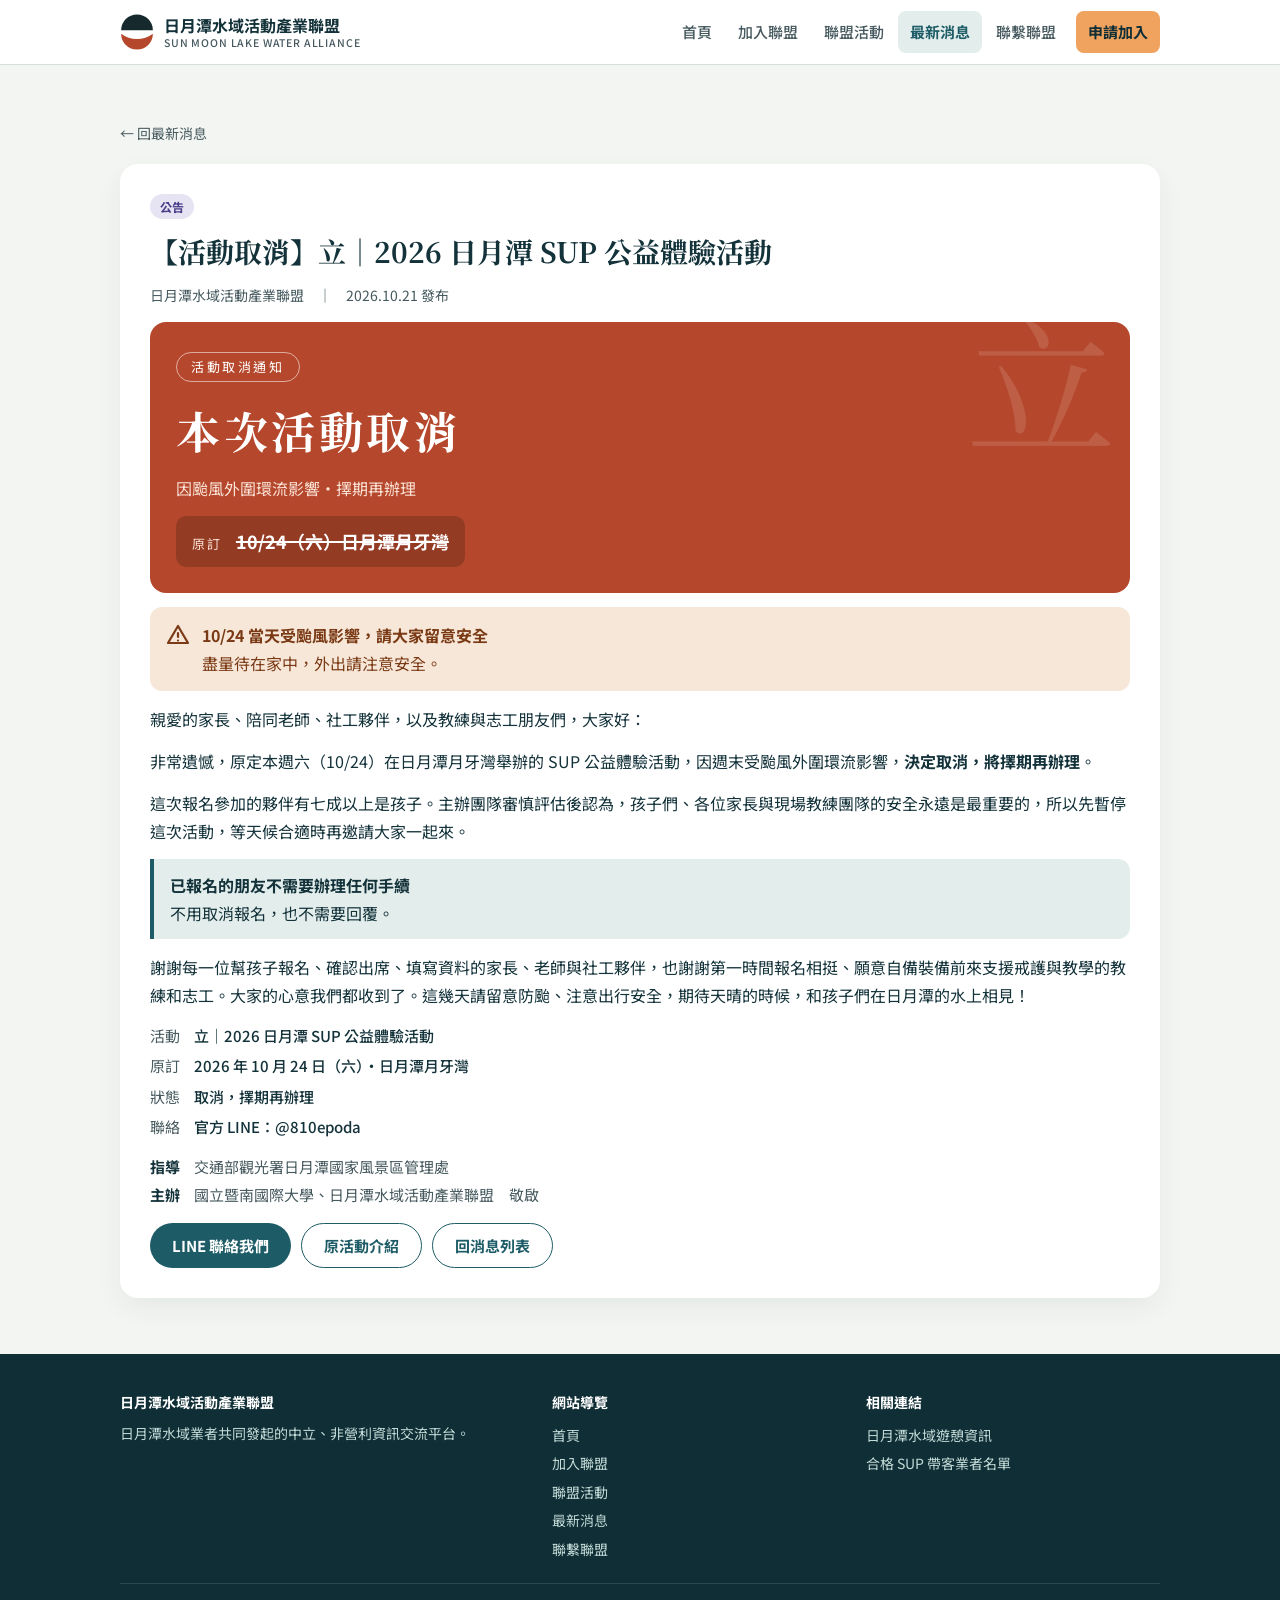
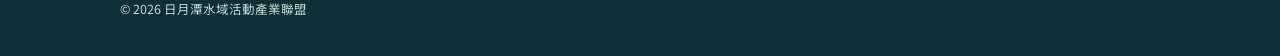
<file: news/li-sup-2026-cancel/index.html>
<!doctype html>
<html lang="zh-Hant-TW">
<head>
<meta charset="utf-8">
<meta name="viewport" content="width=device-width,initial-scale=1,viewport-fit=cover">
<title>【活動取消】立｜2026 日月潭 SUP 公益體驗活動｜日月潭水域活動產業聯盟</title>
<meta name="description" content="原訂 2026/10/24 於日月潭月牙灣舉辦的 SUP 公益體驗活動，因颱風外圍環流影響取消，將擇期再辦理。">
<link rel="canonical" href="https://sunmoonlake.xyz/news/li-sup-2026-cancel/">
<meta property="og:type" content="article">
<meta property="og:site_name" content="日月潭水域活動產業聯盟">
<meta property="og:title" content="【活動取消】立｜2026 日月潭 SUP 公益體驗活動">
<meta property="og:description" content="原訂 10/24 於日月潭月牙灣舉辦的 SUP 公益體驗活動，因颱風外圍環流影響取消，將擇期再辦理。">
<meta property="og:url" content="https://sunmoonlake.xyz/news/li-sup-2026-cancel/">
<meta property="og:image" content="https://sunmoonlake.xyz/assets/img/og.jpg?v=20261023">
<meta name="theme-color" content="#0F2E35">
<link rel="icon" href="/assets/img/favicon.svg" type="image/svg+xml">
<link rel="preconnect" href="https://fonts.googleapis.com">
<link rel="preconnect" href="https://fonts.gstatic.com" crossorigin>
<link rel="stylesheet" href="https://fonts.googleapis.com/css2?family=Noto+Sans+TC:wght@400;500;700&family=Noto+Serif+TC:wght@600;700&display=swap">
<link rel="stylesheet" href="/assets/style.css?v=20261124">
<style>
/* 本頁專用：取消公告主視覺（沿用網站晨光橘／湖面深藍） */
.cancel-hero{border-radius:16px;overflow:hidden;background:#B5482C;color:#fff;padding:30px 26px 26px;display:grid;gap:14px;position:relative}
.cancel-hero>*{position:relative;z-index:1}
.cancel-hero .li-mark{position:absolute;z-index:0;right:14px;top:-18px;font-family:var(--serif);font-size:150px;line-height:1;opacity:.12;pointer-events:none}
.cancel-hero .tag{justify-self:start;font-size:13px;letter-spacing:.2em;border:1px solid rgba(255,255,255,.55);border-radius:999px;padding:3px 14px}
.cancel-hero h3{font-size:clamp(30px,7vw,44px);letter-spacing:.08em;color:#fff}
.cancel-hero .sub{font-size:16px;color:#FBE3D8}
.cancel-hero .was{justify-self:start;background:rgba(0,0,0,.18);border-radius:10px;padding:10px 16px;display:flex;flex-wrap:wrap;gap:4px 14px;align-items:baseline}
.cancel-hero .was small{font-size:13px;letter-spacing:.15em;color:#FBE3D8}
.cancel-hero .was s{font-size:18px;font-weight:700;text-decoration-thickness:2px}
.safety{display:flex;gap:12px;align-items:flex-start;background:var(--sun-soft);border-radius:12px;padding:14px 16px;color:#7A3A15}
.safety svg{flex:none;width:24px;height:24px;margin-top:2px;fill:none;stroke:currentColor;stroke-width:2.2;stroke-linecap:round;stroke-linejoin:round}
.safety b{display:block;font-size:16px}
.nofuss{border-left:4px solid var(--lake);background:var(--tint);border-radius:0 12px 12px 0;padding:12px 16px}
.nofuss b{display:block}
.sign{display:grid;grid-template-columns:auto 1fr;gap:2px 14px;font-size:15px;color:var(--muted);margin:0}
.sign dt{color:var(--ink);font-weight:700}
.sign dd{margin:0}
</style>
</head>
<body>
<a class="skip" href="#main">跳到主要內容</a>
<header class="hdr">
  <div class="wrap">
    <a class="logo" href="/"><svg class="logo-mark" viewBox="40 34 120 132" aria-hidden="true"><path d="M44 94A56 56 0 0 1 156 94Z" fill="#16292C"/><path d="M44 106A56 56 0 0 0 156 106A92 92 0 0 1 44 106Z" fill="#B5482C"/></svg><span>日月潭水域活動產業聯盟<small>SUN MOON LAKE WATER ALLIANCE</small></span></a>
    <button class="burger" id="burger" type="button" aria-expanded="false" aria-controls="nav">選單</button>
    <nav class="nav" id="nav" aria-label="主選單"><a href="/">首頁</a><a href="/join/">加入聯盟</a><a href="/events/">聯盟活動</a><a href="/news/" aria-current="page">最新消息</a><a href="/contact/">聯繫聯盟</a><a href="/join/#apply" class="cta">申請加入</a></nav>
  </div>
</header>
<main id="main">
<div class="wrap">
  <section class="sec" data-hide-sticky>
    <a href="/news/" class="muted" style="font-size:14px;text-decoration:none">← 回最新消息</a>
    <article class="article">
      <span class="badge an">公告</span>
      <h2>【活動取消】立｜2026 日月潭 SUP 公益體驗活動</h2>
      <p class="muted" style="font-size:14px">日月潭水域活動產業聯盟　｜　2026.10.21 發布</p>

      <div class="cancel-hero" role="note" aria-label="活動取消">
        <span class="li-mark" aria-hidden="true">立</span>
        <span class="tag">活動取消通知</span>
        <h3>本次活動取消</h3>
        <p class="sub">因颱風外圍環流影響・擇期再辦理</p>
        <div class="was"><small>原訂</small><s>10/24（六）日月潭月牙灣</s></div>
      </div>

      <div class="safety">
        <svg viewBox="0 0 24 24" aria-hidden="true"><path d="M12 3 2 20h20L12 3z"/><path d="M12 10v4"/><path d="M12 17.5v.01"/></svg>
        <div><b>10/24 當天受颱風影響，請大家留意安全</b>盡量待在家中，外出請注意安全。</div>
      </div>

      <p>親愛的家長、陪同老師、社工夥伴，以及教練與志工朋友們，大家好：</p>
      <p>非常遺憾，原定本週六（10/24）在日月潭月牙灣舉辦的 SUP 公益體驗活動，因週末受颱風外圍環流影響，<b>決定取消，將擇期再辦理</b>。</p>
      <p>這次報名參加的夥伴有七成以上是孩子。主辦團隊審慎評估後認為，孩子們、各位家長與現場教練團隊的安全永遠是最重要的，所以先暫停這次活動，等天候合適時再邀請大家一起來。</p>

      <div class="nofuss"><b>已報名的朋友不需要辦理任何手續</b>不用取消報名，也不需要回覆。</div>

      <p>謝謝每一位幫孩子報名、確認出席、填寫資料的家長、老師與社工夥伴，也謝謝第一時間報名相挺、願意自備裝備前來支援戒護與教學的教練和志工。大家的心意我們都收到了。這幾天請留意防颱、注意出行安全，期待天晴的時候，和孩子們在日月潭的水上相見！</p>

      <dl class="kv"><dt>活動</dt><dd>立｜2026 日月潭 SUP 公益體驗活動</dd><dt>原訂</dt><dd>2026 年 10 月 24 日（六）・日月潭月牙灣</dd><dt>狀態</dt><dd>取消，擇期再辦理</dd><dt>聯絡</dt><dd>官方 LINE：@810epoda</dd></dl>

      <dl class="sign"><dt>指導</dt><dd>交通部觀光署日月潭國家風景區管理處</dd><dt>主辦</dt><dd>國立暨南國際大學、日月潭水域活動產業聯盟　敬啟</dd></dl>

      <div style="display:flex;gap:10px;flex-wrap:wrap"><a class="btn btn-lake" href="https://line.me/R/ti/p/@810epoda" target="_blank" rel="noopener">LINE 聯絡我們</a><a class="btn btn-ghost" href="/news/li-sup-2026/">原活動介紹</a><a class="btn btn-ghost" href="/news/">回消息列表</a></div>
    </article>
  </section>
</div>
</main>
<footer class="ftr">
  <div class="wrap">
    <div><b>日月潭水域活動產業聯盟</b>日月潭水域業者共同發起的中立、非營利資訊交流平台。</div>
    <div><b>網站導覽</b><a href="/">首頁</a><a href="/join/">加入聯盟</a><a href="/events/">聯盟活動</a><a href="/news/">最新消息</a><a href="/contact/">聯繫聯盟</a></div>
    <div><b>相關連結</b><a href="https://water.sunmoonlake.gov.tw/" target="_blank" rel="noopener">日月潭水域遊憩資訊</a><a href="https://water.sunmoonlake.gov.tw/files/%E5%90%88%E6%A0%BCSUP%E5%B8%B6%E5%AE%A2%E6%A5%AD%E8%80%85%E5%90%8D%E5%96%AE.pdf" target="_blank" rel="noopener">合格 SUP 帶客業者名單</a></div>
    <p class="copy">© 2026 日月潭水域活動產業聯盟</p>
  </div>
</footer>
<a class="sticky off" id="sticky" href="/join/#apply">申請加入聯盟</a>
<script src="/assets/site.js?v=20261009b" defer></script>
</body>
</html>
</file>
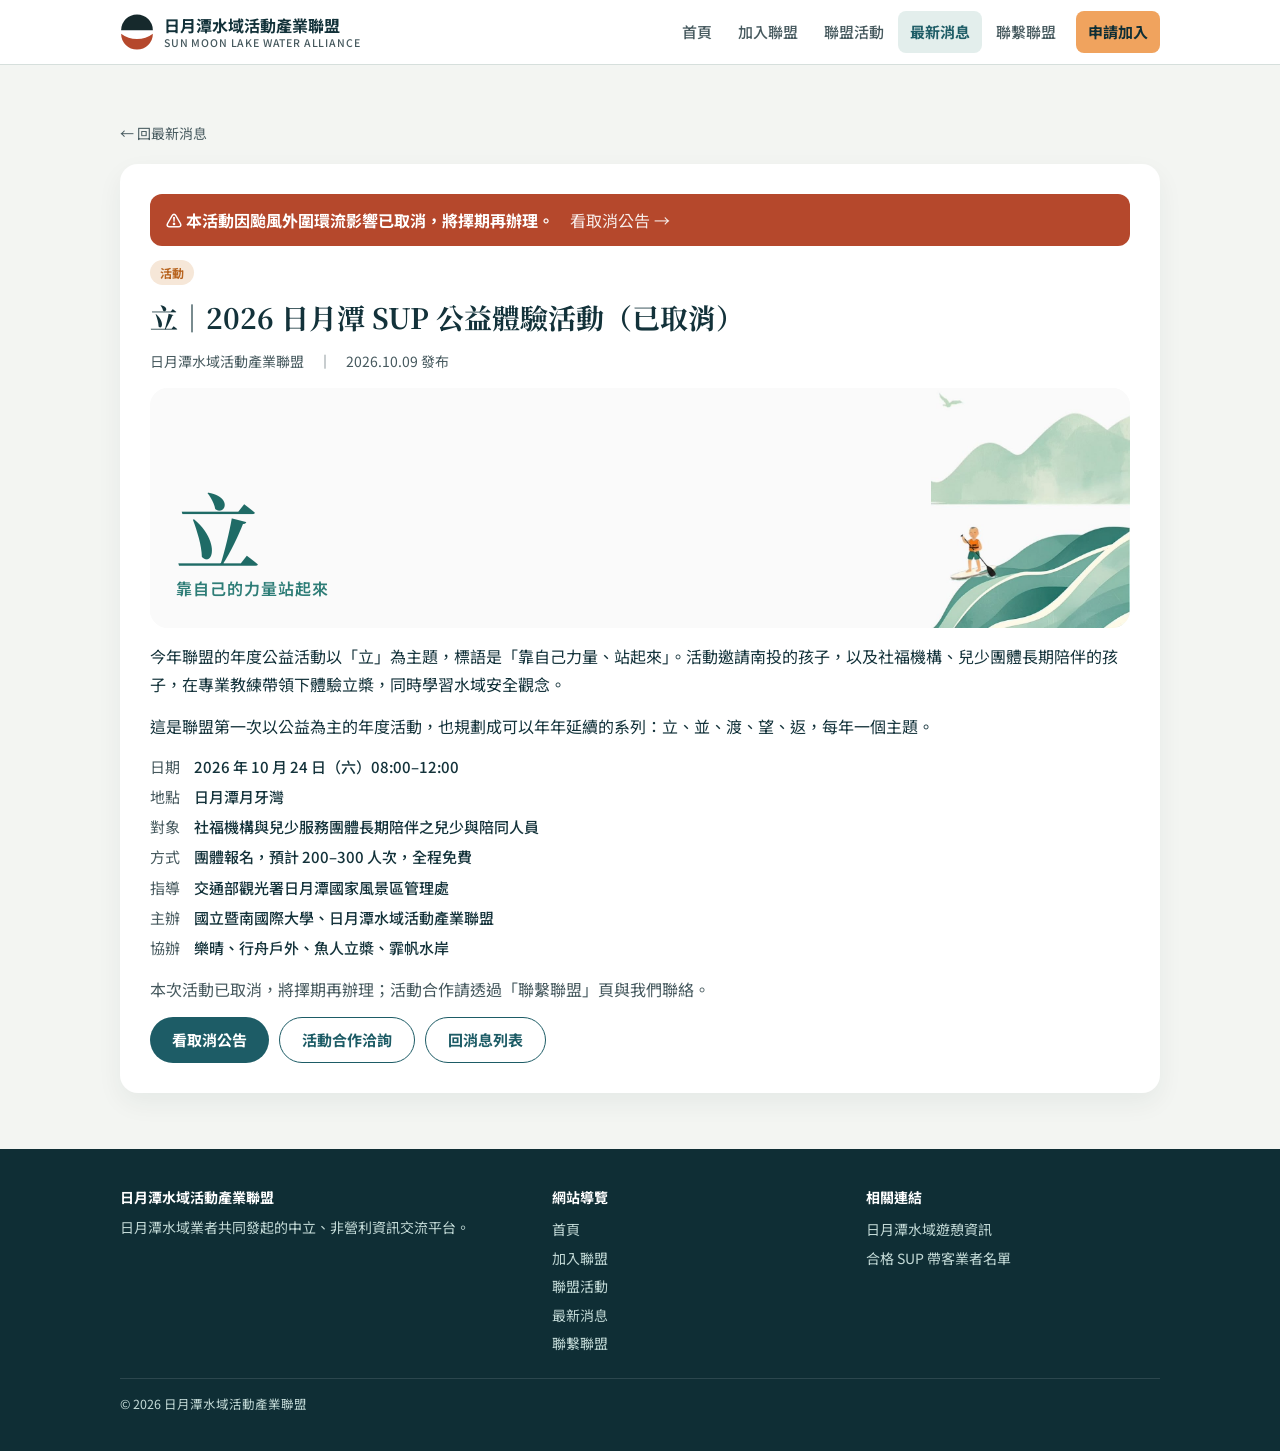
<file: news/li-sup-2026/index.html>
<!doctype html>
<html lang="zh-Hant-TW">
<head>
<meta charset="utf-8">
<meta name="viewport" content="width=device-width,initial-scale=1,viewport-fit=cover">
<title>立｜2026 日月潭 SUP 公益體驗活動｜日月潭水域活動產業聯盟</title>
<meta name="description" content="2026/10/24 於日月潭月牙灣，為南投的孩子與社福機構、兒少團體免費提供立槳體驗與水域安全教育。">
<link rel="canonical" href="https://sunmoonlake.xyz/news/li-sup-2026/">
<meta property="og:type" content="website">
<meta property="og:site_name" content="日月潭水域活動產業聯盟">
<meta property="og:title" content="立｜2026 日月潭 SUP 公益體驗活動｜日月潭水域活動產業聯盟">
<meta property="og:description" content="2026/10/24 於日月潭月牙灣，為南投的孩子與社福機構、兒少團體免費提供立槳體驗與水域安全教育。">
<meta property="og:url" content="https://sunmoonlake.xyz/news/li-sup-2026/">
<meta property="og:image" content="https://sunmoonlake.xyz/assets/img/og.jpg?v=20261023">
<meta name="theme-color" content="#0F2E35">
<link rel="icon" href="/assets/img/favicon.svg" type="image/svg+xml">
<link rel="preconnect" href="https://fonts.googleapis.com">
<link rel="preconnect" href="https://fonts.gstatic.com" crossorigin>
<link rel="stylesheet" href="https://fonts.googleapis.com/css2?family=Noto+Sans+TC:wght@400;500;700&family=Noto+Serif+TC:wght@600;700&display=swap">
<link rel="stylesheet" href="/assets/style.css?v=20261124">
</head>
<body>
<a class="skip" href="#main">跳到主要內容</a>
<header class="hdr">
  <div class="wrap">
    <a class="logo" href="/"><svg class="logo-mark" viewBox="40 34 120 132" aria-hidden="true"><path d="M44 94A56 56 0 0 1 156 94Z" fill="#16292C"/><path d="M44 106A56 56 0 0 0 156 106A92 92 0 0 1 44 106Z" fill="#B5482C"/></svg><span>日月潭水域活動產業聯盟<small>SUN MOON LAKE WATER ALLIANCE</small></span></a>
    <button class="burger" id="burger" type="button" aria-expanded="false" aria-controls="nav">選單</button>
    <nav class="nav" id="nav" aria-label="主選單"><a href="/">首頁</a><a href="/join/">加入聯盟</a><a href="/events/">聯盟活動</a><a href="/news/" aria-current="page">最新消息</a><a href="/contact/">聯繫聯盟</a><a href="/join/#apply" class="cta">申請加入</a></nav>
  </div>
</header>
<main id="main">
<div class="wrap">
  <section class="sec" data-hide-sticky>
    <a href="/news/" class="muted" style="font-size:14px;text-decoration:none">← 回最新消息</a>
    <article class="article">
      <a href="/news/li-sup-2026-cancel/" style="display:block;background:#B5482C;color:#fff;border-radius:12px;padding:12px 16px;text-decoration:none;font-weight:700">⚠ 本活動因颱風外圍環流影響已取消，將擇期再辦理。<span style="font-weight:400;opacity:.9">　看取消公告 →</span></a>
      <span class="badge ev">活動</span>
      <h2>立｜2026 日月潭 SUP 公益體驗活動（已取消）</h2>
      <p class="muted" style="font-size:14px">日月潭水域活動產業聯盟　｜　2026.10.09 發布</p>
      <div class="feature" style="grid-template-columns:1fr;border:none"><div class="visual li" style="min-height:240px"><b>立</b><span>靠自己的力量站起來</span></div></div>
      <p>今年聯盟的年度公益活動以「立」為主題，標語是「靠自己力量、站起來」。活動邀請南投的孩子，以及社福機構、兒少團體長期陪伴的孩子，在專業教練帶領下體驗立槳，同時學習水域安全觀念。</p>
      <p>這是聯盟第一次以公益為主的年度活動，也規劃成可以年年延續的系列：立、並、渡、望、返，每年一個主題。</p>
      <dl class="kv"><dt>日期</dt><dd>2026 年 10 月 24 日（六）08:00–12:00</dd><dt>地點</dt><dd>日月潭月牙灣</dd><dt>對象</dt><dd>社福機構與兒少服務團體長期陪伴之兒少與陪同人員</dd><dt>方式</dt><dd>團體報名，預計 200–300 人次，全程免費</dd><dt>指導</dt><dd>交通部觀光署日月潭國家風景區管理處</dd><dt>主辦</dt><dd>國立暨南國際大學、日月潭水域活動產業聯盟</dd><dt>協辦</dt><dd>樂晴、行舟戶外、魚人立槳、霏帆水岸</dd></dl>
      <p class="muted">本次活動已取消，將擇期再辦理；活動合作請透過「聯繫聯盟」頁與我們聯絡。</p>
      <div style="display:flex;gap:10px;flex-wrap:wrap"><a class="btn btn-lake" href="/news/li-sup-2026-cancel/">看取消公告</a><a class="btn btn-ghost" href="/contact/">活動合作洽詢</a><a class="btn btn-ghost" href="/news/">回消息列表</a></div>
    </article>
  </section>
</div>
</main>
<footer class="ftr">
  <div class="wrap">
    <div><b>日月潭水域活動產業聯盟</b>日月潭水域業者共同發起的中立、非營利資訊交流平台。</div>
    <div><b>網站導覽</b><a href="/">首頁</a><a href="/join/">加入聯盟</a><a href="/events/">聯盟活動</a><a href="/news/">最新消息</a><a href="/contact/">聯繫聯盟</a></div>
    <div><b>相關連結</b><a href="https://water.sunmoonlake.gov.tw/" target="_blank" rel="noopener">日月潭水域遊憩資訊</a><a href="https://water.sunmoonlake.gov.tw/files/%E5%90%88%E6%A0%BCSUP%E5%B8%B6%E5%AE%A2%E6%A5%AD%E8%80%85%E5%90%8D%E5%96%AE.pdf" target="_blank" rel="noopener">合格 SUP 帶客業者名單</a></div>
    <p class="copy">© 2026 日月潭水域活動產業聯盟</p>
  </div>
</footer>
<a class="sticky off" id="sticky" href="/join/#apply">申請加入聯盟</a>
<script src="/assets/site.js?v=20261009b" defer></script>
</body>
</html>
</file>
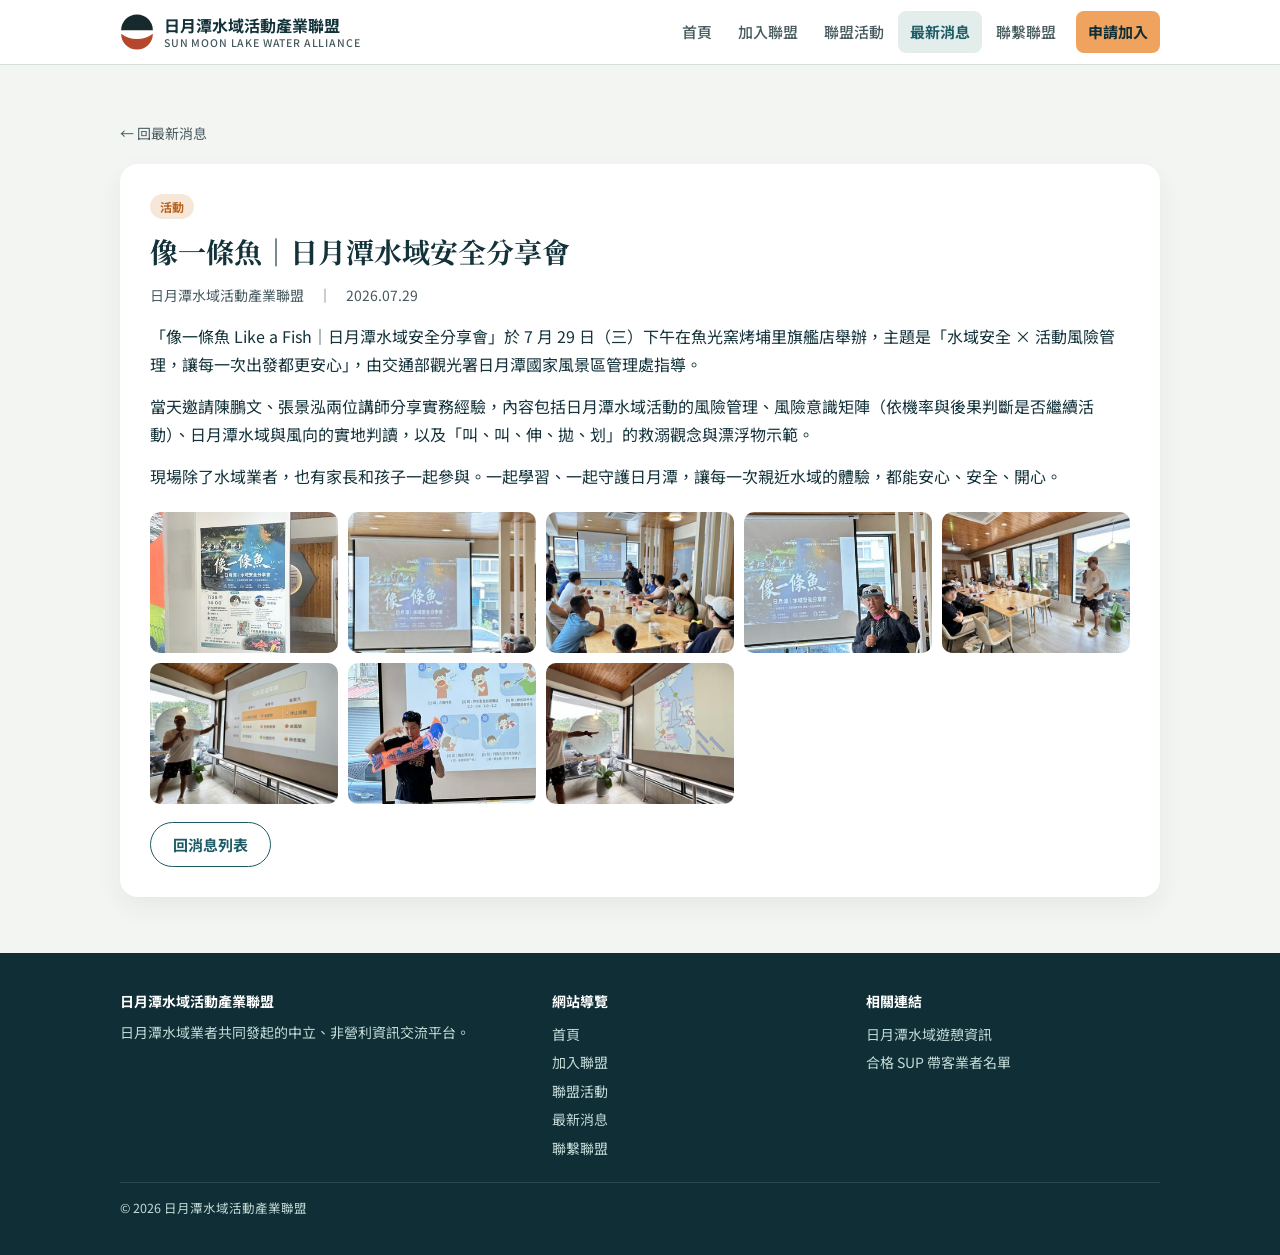
<file: news/safety-talk-2026/index.html>
<!doctype html>
<html lang="zh-Hant-TW">
<head>
<meta charset="utf-8">
<meta name="viewport" content="width=device-width,initial-scale=1,viewport-fit=cover">
<title>像一條魚｜日月潭水域安全分享會｜日月潭水域活動產業聯盟</title>
<meta name="description" content="2026.07.29 像一條魚｜日月潭水域安全分享會｜日月潭水域活動產業聯盟">
<link rel="canonical" href="https://sunmoonlake.xyz/news/safety-talk-2026/">
<meta property="og:type" content="website">
<meta property="og:site_name" content="日月潭水域活動產業聯盟">
<meta property="og:title" content="像一條魚｜日月潭水域安全分享會｜日月潭水域活動產業聯盟">
<meta property="og:description" content="2026.07.29 像一條魚｜日月潭水域安全分享會｜日月潭水域活動產業聯盟">
<meta property="og:url" content="https://sunmoonlake.xyz/news/safety-talk-2026/">
<meta property="og:image" content="https://sunmoonlake.xyz/assets/img/og.jpg?v=20261023">
<meta name="theme-color" content="#0F2E35">
<link rel="icon" href="/assets/img/favicon.svg" type="image/svg+xml">
<link rel="preconnect" href="https://fonts.googleapis.com">
<link rel="preconnect" href="https://fonts.gstatic.com" crossorigin>
<link rel="stylesheet" href="https://fonts.googleapis.com/css2?family=Noto+Sans+TC:wght@400;500;700&family=Noto+Serif+TC:wght@600;700&display=swap">
<link rel="stylesheet" href="/assets/style.css?v=20261124">
</head>
<body>
<a class="skip" href="#main">跳到主要內容</a>
<header class="hdr">
  <div class="wrap">
    <a class="logo" href="/"><svg class="logo-mark" viewBox="40 34 120 132" aria-hidden="true"><path d="M44 94A56 56 0 0 1 156 94Z" fill="#16292C"/><path d="M44 106A56 56 0 0 0 156 106A92 92 0 0 1 44 106Z" fill="#B5482C"/></svg><span>日月潭水域活動產業聯盟<small>SUN MOON LAKE WATER ALLIANCE</small></span></a>
    <button class="burger" id="burger" type="button" aria-expanded="false" aria-controls="nav">選單</button>
    <nav class="nav" id="nav" aria-label="主選單"><a href="/">首頁</a><a href="/join/">加入聯盟</a><a href="/events/">聯盟活動</a><a href="/news/" aria-current="page">最新消息</a><a href="/contact/">聯繫聯盟</a><a href="/join/#apply" class="cta">申請加入</a></nav>
  </div>
</header>
<main id="main">
<div class="wrap">
  <section class="sec" data-hide-sticky>
    <a href="/news/" class="muted" style="font-size:14px;text-decoration:none">← 回最新消息</a>
    <article class="article">
      <span class="badge ev">活動</span>
      <h2>像一條魚｜日月潭水域安全分享會</h2>
      <p class="muted" style="font-size:14px">日月潭水域活動產業聯盟　｜　2026.07.29</p>
      <p>「像一條魚 Like a Fish｜日月潭水域安全分享會」於 7 月 29 日（三）下午在魚光窯烤埔里旗艦店舉辦，主題是「水域安全 × 活動風險管理，讓每一次出發都更安心」，由交通部觀光署日月潭國家風景區管理處指導。</p><p>當天邀請陳鵬文、張景泓兩位講師分享實務經驗，內容包括日月潭水域活動的風險管理、風險意識矩陣（依機率與後果判斷是否繼續活動）、日月潭水域與風向的實地判讀，以及「叫、叫、伸、拋、划」的救溺觀念與漂浮物示範。</p><p>現場除了水域業者，也有家長和孩子一起參與。一起學習、一起守護日月潭，讓每一次親近水域的體驗，都能安心、安全、開心。</p>
      <div class="gallery"><a href="/assets/photos/safety-talk-2026/01.jpg" target="_blank" rel="noopener"><img src="/assets/photos/safety-talk-2026/t_01.jpg" alt="像一條魚｜日月潭水域安全分享會 活動照片 1" loading="lazy"></a><a href="/assets/photos/safety-talk-2026/02.jpg" target="_blank" rel="noopener"><img src="/assets/photos/safety-talk-2026/t_02.jpg" alt="像一條魚｜日月潭水域安全分享會 活動照片 2" loading="lazy"></a><a href="/assets/photos/safety-talk-2026/03.jpg" target="_blank" rel="noopener"><img src="/assets/photos/safety-talk-2026/t_03.jpg" alt="像一條魚｜日月潭水域安全分享會 活動照片 3" loading="lazy"></a><a href="/assets/photos/safety-talk-2026/04.jpg" target="_blank" rel="noopener"><img src="/assets/photos/safety-talk-2026/t_04.jpg" alt="像一條魚｜日月潭水域安全分享會 活動照片 4" loading="lazy"></a><a href="/assets/photos/safety-talk-2026/05.jpg" target="_blank" rel="noopener"><img src="/assets/photos/safety-talk-2026/t_05.jpg" alt="像一條魚｜日月潭水域安全分享會 活動照片 5" loading="lazy"></a><a href="/assets/photos/safety-talk-2026/06.jpg" target="_blank" rel="noopener"><img src="/assets/photos/safety-talk-2026/t_06.jpg" alt="像一條魚｜日月潭水域安全分享會 活動照片 6" loading="lazy"></a><a href="/assets/photos/safety-talk-2026/07.jpg" target="_blank" rel="noopener"><img src="/assets/photos/safety-talk-2026/t_07.jpg" alt="像一條魚｜日月潭水域安全分享會 活動照片 7" loading="lazy"></a><a href="/assets/photos/safety-talk-2026/08.jpg" target="_blank" rel="noopener"><img src="/assets/photos/safety-talk-2026/t_08.jpg" alt="像一條魚｜日月潭水域安全分享會 活動照片 8" loading="lazy"></a></div>
      <div style="display:flex;gap:10px;flex-wrap:wrap"><a class="btn btn-ghost" href="/news/">回消息列表</a></div>
    </article>
  </section>
</div>
</main>
<footer class="ftr">
  <div class="wrap">
    <div><b>日月潭水域活動產業聯盟</b>日月潭水域業者共同發起的中立、非營利資訊交流平台。</div>
    <div><b>網站導覽</b><a href="/">首頁</a><a href="/join/">加入聯盟</a><a href="/events/">聯盟活動</a><a href="/news/">最新消息</a><a href="/contact/">聯繫聯盟</a></div>
    <div><b>相關連結</b><a href="https://water.sunmoonlake.gov.tw/" target="_blank" rel="noopener">日月潭水域遊憩資訊</a><a href="https://water.sunmoonlake.gov.tw/files/%E5%90%88%E6%A0%BCSUP%E5%B8%B6%E5%AE%A2%E6%A5%AD%E8%80%85%E5%90%8D%E5%96%AE.pdf" target="_blank" rel="noopener">合格 SUP 帶客業者名單</a></div>
    <p class="copy">© 2026 日月潭水域活動產業聯盟</p>
  </div>
</footer>
<a class="sticky off" id="sticky" href="/join/#apply">申請加入聯盟</a>
<script src="/assets/site.js?v=20261009b" defer></script>
</body>
</html>
</file>
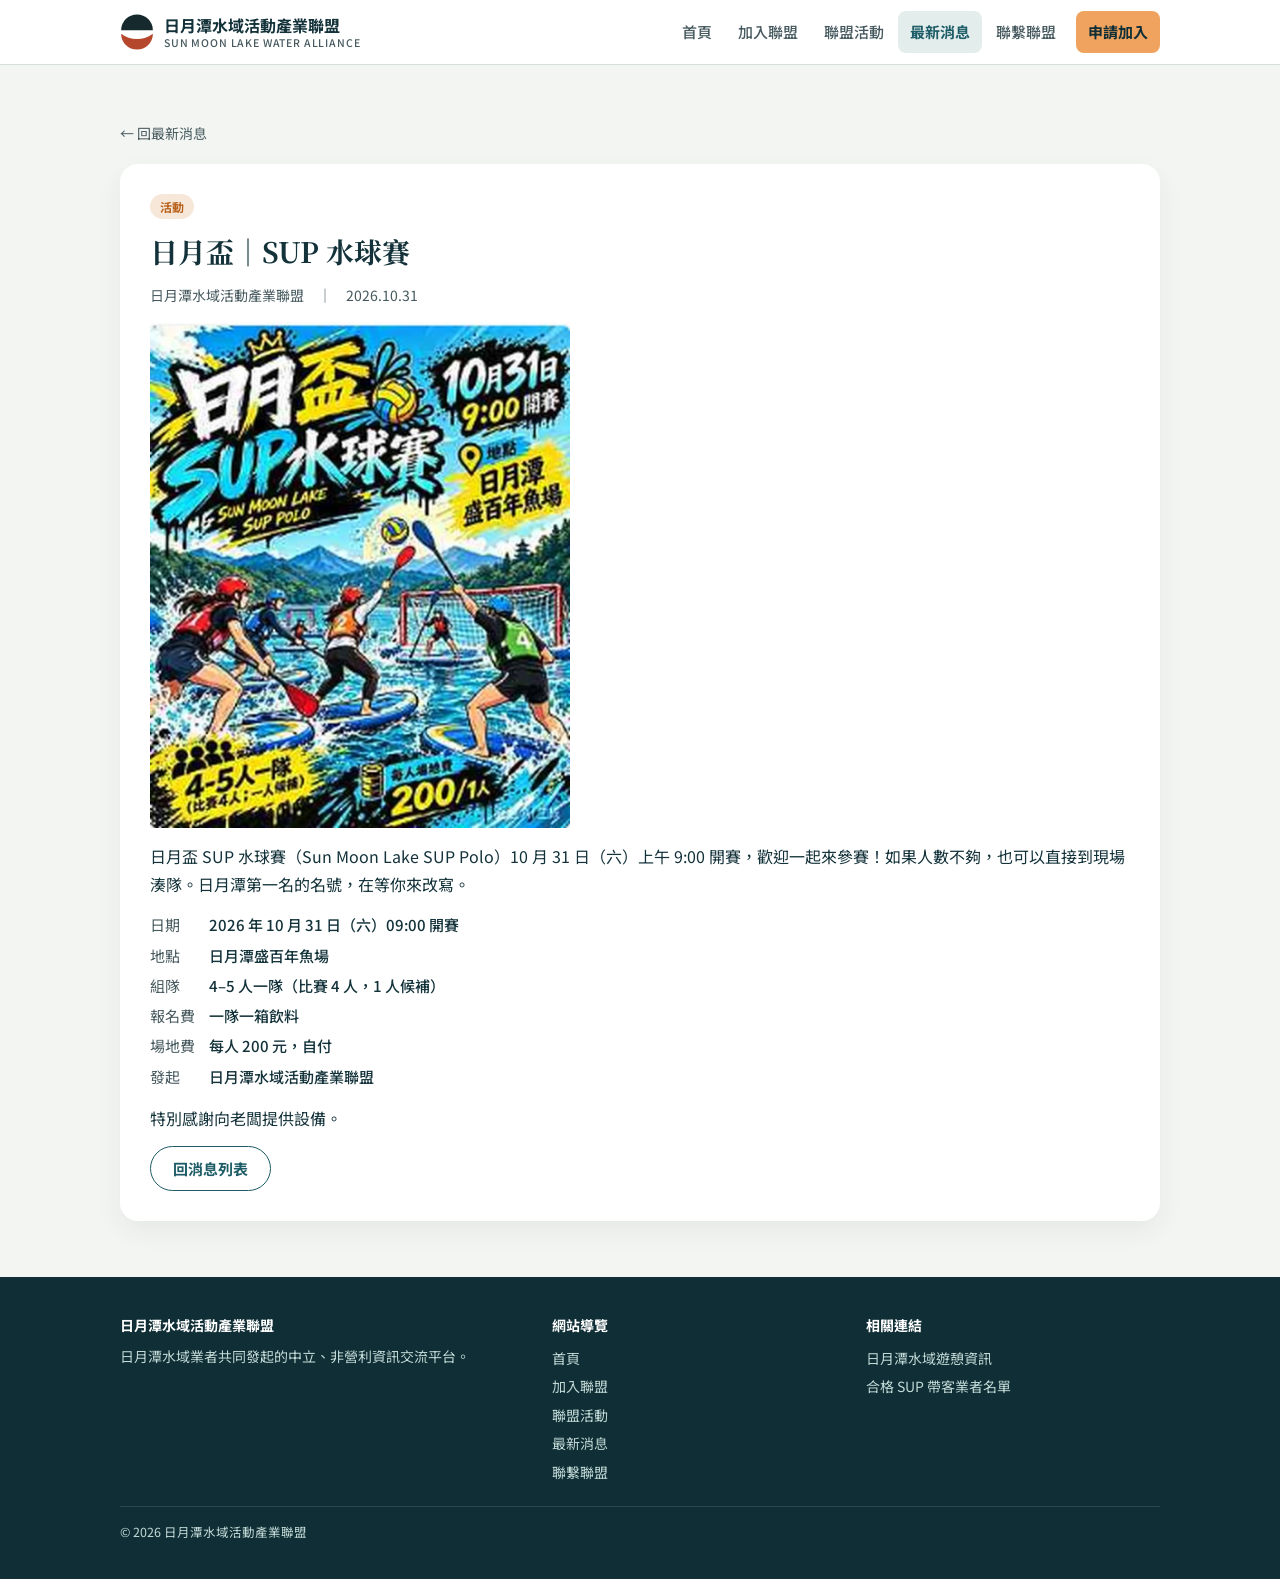
<file: news/sup-polo-2026/index.html>
<!doctype html>
<html lang="zh-Hant-TW">
<head>
<meta charset="utf-8">
<meta name="viewport" content="width=device-width,initial-scale=1,viewport-fit=cover">
<title>日月盃｜SUP 水球賽｜日月潭水域活動產業聯盟</title>
<meta name="description" content="2026.10.31 日月盃｜SUP 水球賽｜日月潭水域活動產業聯盟">
<link rel="canonical" href="https://sunmoonlake.xyz/news/sup-polo-2026/">
<meta property="og:type" content="website">
<meta property="og:site_name" content="日月潭水域活動產業聯盟">
<meta property="og:title" content="日月盃｜SUP 水球賽｜日月潭水域活動產業聯盟">
<meta property="og:description" content="2026.10.31 日月盃｜SUP 水球賽｜日月潭水域活動產業聯盟">
<meta property="og:url" content="https://sunmoonlake.xyz/news/sup-polo-2026/">
<meta property="og:image" content="https://sunmoonlake.xyz/assets/img/og.jpg?v=20261023">
<meta name="theme-color" content="#0F2E35">
<link rel="icon" href="/assets/img/favicon.svg" type="image/svg+xml">
<link rel="preconnect" href="https://fonts.googleapis.com">
<link rel="preconnect" href="https://fonts.gstatic.com" crossorigin>
<link rel="stylesheet" href="https://fonts.googleapis.com/css2?family=Noto+Sans+TC:wght@400;500;700&family=Noto+Serif+TC:wght@600;700&display=swap">
<link rel="stylesheet" href="/assets/style.css?v=20261124">
</head>
<body>
<a class="skip" href="#main">跳到主要內容</a>
<header class="hdr">
  <div class="wrap">
    <a class="logo" href="/"><svg class="logo-mark" viewBox="40 34 120 132" aria-hidden="true"><path d="M44 94A56 56 0 0 1 156 94Z" fill="#16292C"/><path d="M44 106A56 56 0 0 0 156 106A92 92 0 0 1 44 106Z" fill="#B5482C"/></svg><span>日月潭水域活動產業聯盟<small>SUN MOON LAKE WATER ALLIANCE</small></span></a>
    <button class="burger" id="burger" type="button" aria-expanded="false" aria-controls="nav">選單</button>
    <nav class="nav" id="nav" aria-label="主選單"><a href="/">首頁</a><a href="/join/">加入聯盟</a><a href="/events/">聯盟活動</a><a href="/news/" aria-current="page">最新消息</a><a href="/contact/">聯繫聯盟</a><a href="/join/#apply" class="cta">申請加入</a></nav>
  </div>
</header>
<main id="main">
<div class="wrap">
  <section class="sec" data-hide-sticky>
    <a href="/news/" class="muted" style="font-size:14px;text-decoration:none">← 回最新消息</a>
    <article class="article">
      <span class="badge ev">活動</span>
      <h2>日月盃｜SUP 水球賽</h2>
      <p class="muted" style="font-size:14px">日月潭水域活動產業聯盟　｜　2026.10.31</p>
      <p><img src="/assets/img/sup-polo-2026.jpg" alt="日月盃 SUP 水球賽海報：10 月 31 日 9:00 開賽，日月潭盛百年魚場" width="464" height="560" style="width:100%;max-width:420px;height:auto;display:block"></p><p>日月盃 SUP 水球賽（Sun Moon Lake SUP Polo）10 月 31 日（六）上午 9:00 開賽，歡迎一起來參賽！如果人數不夠，也可以直接到現場湊隊。日月潭第一名的名號，在等你來改寫。</p><dl class="kv"><dt>日期</dt><dd>2026 年 10 月 31 日（六）09:00 開賽</dd><dt>地點</dt><dd>日月潭盛百年魚場</dd><dt>組隊</dt><dd>4–5 人一隊（比賽 4 人，1 人候補）</dd><dt>報名費</dt><dd>一隊一箱飲料</dd><dt>場地費</dt><dd>每人 200 元，自付</dd><dt>發起</dt><dd>日月潭水域活動產業聯盟</dd></dl><p>特別感謝向老闆提供設備。</p>
      
      <div style="display:flex;gap:10px;flex-wrap:wrap"><a class="btn btn-ghost" href="/news/">回消息列表</a></div>
    </article>
  </section>
</div>
</main>
<footer class="ftr">
  <div class="wrap">
    <div><b>日月潭水域活動產業聯盟</b>日月潭水域業者共同發起的中立、非營利資訊交流平台。</div>
    <div><b>網站導覽</b><a href="/">首頁</a><a href="/join/">加入聯盟</a><a href="/events/">聯盟活動</a><a href="/news/">最新消息</a><a href="/contact/">聯繫聯盟</a></div>
    <div><b>相關連結</b><a href="https://water.sunmoonlake.gov.tw/" target="_blank" rel="noopener">日月潭水域遊憩資訊</a><a href="https://water.sunmoonlake.gov.tw/files/%E5%90%88%E6%A0%BCSUP%E5%B8%B6%E5%AE%A2%E6%A5%AD%E8%80%85%E5%90%8D%E5%96%AE.pdf" target="_blank" rel="noopener">合格 SUP 帶客業者名單</a></div>
    <p class="copy">© 2026 日月潭水域活動產業聯盟</p>
  </div>
</footer>
<a class="sticky off" id="sticky" href="/join/#apply">申請加入聯盟</a>
<script src="/assets/site.js?v=20261009b" defer></script>
</body>
</html>
</file>
<file: assets/style.css>
/* 日月潭水域活動產業聯盟 官網樣式
   版面概念：湖面深藍為主色、晨光橘為重點色；共用頁首、頁尾 */
:root{
  --bg:#F3F5F2;--surface:#FFFFFF;--ink:#13323A;--muted:#46595E;--line:#D6DFDC;
  --lake:#1D5C66;--lake-deep:#0F2E35;--on-lake:#EEF4F2;--on-lake-muted:#C3DAD7;
  --sun:#B8641F;--sun-lt:#F0A35E;--sun-soft:#F6E7D8;--tint:#E3EEEC;--ok:#2E7D5B;
  --serif:'Noto Serif TC','Songti TC',serif;
  --sans:'Noto Sans TC','PingFang TC','Microsoft JhengHei',sans-serif;
  color-scheme:light;
}
*{box-sizing:border-box}
html{scroll-behavior:smooth;-webkit-text-size-adjust:100%}
body{margin:0;background:var(--bg);color:var(--ink);font-family:var(--sans);font-size:16px;line-height:1.75}
img{max-width:100%;display:block}
h1,h2,h3{font-family:var(--serif);line-height:1.3;margin:0;text-wrap:balance;word-break:keep-all;overflow-wrap:anywhere}
p{margin:0}
a{color:inherit}
[hidden]{display:none!important}
.wrap{max-width:1080px;margin:0 auto;padding-inline:20px}
.nb{display:inline-block}
.skip{position:absolute;left:-999px;top:0;background:#fff;padding:8px 12px;z-index:100}
.skip:focus{left:8px}

/* 頁首 */
.hdr{position:sticky;top:0;z-index:30;background:rgba(255,255,255,.94);backdrop-filter:blur(8px);-webkit-backdrop-filter:blur(8px);border-bottom:1px solid var(--line)}
.hdr .wrap{display:flex;align-items:center;justify-content:space-between;gap:16px;height:64px}
.logo{display:flex;align-items:center;gap:10px;text-decoration:none;font-weight:700;line-height:1.3;min-width:0}
.logo-mark{flex:none;width:34px;height:38px;display:block}
.logo small{display:block;font-size:10.5px;color:var(--muted);font-weight:500;letter-spacing:.08em}
.nav{display:flex;gap:2px;align-items:center}
.nav a{text-decoration:none;font-size:15px;padding:8px 12px;border-radius:8px;color:var(--muted);font-weight:500}
.nav a:hover{color:var(--lake)}
.nav a[aria-current="page"]{color:var(--lake);background:var(--tint);font-weight:700}
.nav .cta{background:var(--sun-lt);color:var(--lake-deep)!important;font-weight:700;margin-left:6px}
.burger{display:none;font:inherit;font-size:15px;font-weight:700;border:1px solid var(--line);background:var(--surface);color:var(--ink);border-radius:10px;padding:7px 14px;cursor:pointer}

/* 共用 */
.sec{padding-block:56px;display:flex;flex-direction:column;gap:18px}
.sec+.sec{border-top:1px solid var(--line)}
.page-head{background:var(--lake-deep);color:var(--on-lake)}
.page-head .wrap{padding-block:44px 52px;display:flex;flex-direction:column;gap:10px}
.page-head h1{font-size:clamp(28px,4.4vw,44px);color:#fff}
.page-head p{color:var(--on-lake-muted);font-size:17px;max-width:36em}
.page-head .eye{color:var(--sun-lt)}
.eye{display:flex;align-items:center;gap:10px;font-size:13px;letter-spacing:.2em;color:var(--sun);font-weight:700}
.eye::before{content:"";width:28px;height:2px;background:currentColor}
h2{font-size:30px}
.lead{font-size:18px}
.muted{color:var(--muted)}
.btn{display:inline-flex;align-items:center;justify-content:center;text-decoration:none;font-weight:700;padding:12px 22px;border-radius:999px;font-size:15px;border:none;cursor:pointer;font-family:inherit;line-height:1.3}
.btn-sun{background:var(--sun-lt);color:var(--lake-deep)}
.btn-lake{background:var(--lake);color:#fff}
.btn-lake:hover{background:var(--lake-deep)}
.btn-ghost{border:1px solid currentColor;background:transparent;color:var(--lake)}
.grid3{display:grid;grid-template-columns:repeat(3,1fr);gap:14px}
.card{background:var(--surface);border:1px solid var(--line);border-radius:14px;padding:20px;display:flex;flex-direction:column;gap:8px;min-width:0}
.card b{font-size:17px}
.card span{color:var(--muted);font-size:14.5px;line-height:1.65}
.ico{width:44px;height:44px;border-radius:12px;background:var(--tint);color:var(--lake);display:grid;place-items:center;flex:none}
.ico svg{width:24px;height:24px;fill:none;stroke:currentColor;stroke-width:1.8;stroke-linecap:round;stroke-linejoin:round}
.tags{list-style:none;margin:0;padding:0;display:flex;flex-wrap:wrap;gap:8px}
.tags li{background:var(--tint);color:var(--lake);font-weight:700;font-size:14px;padding:6px 14px;border-radius:999px}
.badge{display:inline-block;align-self:flex-start;font-size:12px;font-weight:700;padding:3px 10px;border-radius:999px;background:var(--tint);color:var(--lake);line-height:1.6}
.badge.ev{background:var(--sun-soft);color:var(--sun)}
.badge.an{background:#E6E3F2;color:#4B3F8A}
.ph{background:repeating-linear-gradient(135deg,var(--tint) 0 12px,transparent 12px 24px),var(--surface);border:1px dashed var(--line);border-radius:14px;display:grid;place-items:center;color:var(--muted);font-size:14px;text-align:center;padding:16px}

/* 首頁主視覺 */
.hero{background:var(--lake-deep);color:var(--on-lake)}
.hero-art{position:relative;line-height:0}
.hero-img{display:block;width:100%;height:auto;aspect-ratio:1920/1016;object-fit:cover;background:#0F2E35}
.hot{position:absolute;width:14.286%;height:25%;transition:background .2s}
.hot:hover,.hot:focus-visible{background:rgba(255,255,255,.14);outline:3px solid #fff;outline-offset:-3px}
.hot-join{left:57.143%;top:0}
.hot-events{left:71.429%;top:25%}
.hot-about{left:14.286%;top:75%}
.hero .wrap{padding-block:28px 40px;display:flex;flex-direction:column;gap:12px}
.hero h1{font-size:clamp(30px,5vw,54px);color:#fff}
.hero .sub{color:var(--on-lake-muted);font-size:18px;max-width:34em}
.hero-cta{display:flex;flex-wrap:wrap;gap:10px;margin-top:6px}
.hero-cta .btn-ghost{color:#fff;border-color:rgba(255,255,255,.45)}
.facts{list-style:none;margin:14px 0 0;padding:16px 0 0;border-top:1px solid rgba(255,255,255,.16);display:flex;gap:40px;flex-wrap:wrap}
.facts li{display:flex;flex-direction:column;font-size:14px;color:var(--on-lake-muted)}
.facts b{font-family:var(--serif);font-size:30px;color:#fff;line-height:1.15}
.quote{background:var(--lake-deep);color:var(--on-lake);border-radius:18px;padding:44px 36px 32px;position:relative;overflow:hidden}
.quote::before{content:"\201C";position:absolute;top:-20px;left:16px;font-family:Georgia,serif;font-size:120px;color:var(--sun-lt);line-height:1.2}
.quote p{font-family:var(--serif);font-size:clamp(22px,3.4vw,30px);font-weight:600;line-height:1.5;position:relative}
.quote em{font-style:normal;color:var(--sun-lt)}
.logos{display:grid;grid-template-columns:repeat(5,1fr);gap:12px}
.logo-tile{background:var(--surface);border:1px solid var(--line);border-radius:14px;padding:12px;display:flex;flex-direction:column;align-items:center;gap:8px;text-align:center;font-size:14px;font-weight:700;text-decoration:none;transition:transform .2s,box-shadow .2s}
a.logo-tile:hover{transform:translateY(-3px);box-shadow:0 10px 24px rgba(15,46,53,.1)}
.logo-tile .lg{width:100%;aspect-ratio:1;border-radius:10px;overflow:hidden;background:#fff}
.logo-tile .lg img{width:100%;height:100%;object-fit:contain}
.logo-tile.add{border:2px dashed #B9CBC7;background:transparent;justify-content:center;color:var(--lake)}
.logo-tile.add .plus{width:52px;height:52px;border-radius:50%;background:var(--tint);display:grid;place-items:center;font-size:30px;font-weight:300}
.band{background:var(--sun-soft);border-radius:18px;padding:28px;display:flex;flex-wrap:wrap;gap:16px;align-items:center;justify-content:space-between}
.band h3{font-size:24px}

/* 消息 */
.news-list{display:flex;flex-direction:column;gap:12px}
.news{display:grid;grid-template-columns:96px 1fr auto;gap:16px;align-items:center;background:var(--surface);border:1px solid var(--line);border-radius:14px;padding:16px 18px;text-decoration:none}
a.news:hover{border-color:var(--lake)}
.news .date{font-family:var(--serif);text-align:center;line-height:1.2;color:var(--lake)}
.news .date b{display:block;font-size:30px}
.news .date small{font-size:12px;color:var(--muted)}
.news h3{font-size:18px;margin:4px 0 2px}
.news .go{color:var(--sun);font-weight:700;font-size:14px;white-space:nowrap}
.news.pin{border:2px solid var(--sun-lt)}
.chips{display:flex;flex-wrap:wrap;gap:8px}
.chip{font:inherit;font-size:14px;padding:7px 16px;border-radius:999px;border:1px solid var(--line);background:var(--surface);color:var(--ink);cursor:pointer}
.chip[aria-pressed="true"]{background:var(--lake);border-color:var(--lake);color:#fff}
.article{background:var(--surface);border-radius:18px;padding:30px;display:flex;flex-direction:column;gap:14px;box-shadow:0 10px 26px rgba(15,46,53,.06)}
.article h2{font-size:28px}

/* 活動 */
.feature{display:grid;grid-template-columns:1.1fr 1fr;background:var(--surface);border:1px solid var(--line);border-radius:18px;overflow:hidden}
.feature .visual{min-height:280px;background:linear-gradient(160deg,#2C7A85,#0F2E35);color:#fff;display:flex;flex-direction:column;justify-content:flex-end;padding:26px;gap:4px}
.feature .visual b{font-family:var(--serif);font-size:84px;line-height:1}
.feature .visual span{color:var(--on-lake-muted)}
.feature .body{padding:26px;display:flex;flex-direction:column;gap:10px}
.kv{display:grid;grid-template-columns:auto 1fr;gap:4px 14px;font-size:15px;margin:0}
.kv dt{color:var(--muted)}
.kv dd{margin:0;font-weight:500}
.series{display:grid;grid-template-columns:repeat(5,1fr);gap:8px}
.series div{border-radius:12px;padding:14px 8px;text-align:center;background:var(--surface);border:1px solid var(--line)}
.series b{display:block;font-family:var(--serif);font-size:30px;color:var(--lake)}
.series .now{background:var(--lake);border-color:var(--lake);color:#fff}
.series .now b{color:#fff}
.series small{font-size:12px}

/* 加入 */
.qual{display:flex;gap:16px;background:var(--lake-deep);color:var(--on-lake);border-radius:16px;padding:22px}
.qual .badge-ic{flex:none;width:46px;height:46px;border-radius:50%;background:var(--sun-lt);color:var(--lake-deep);display:grid;place-items:center}
.qual .badge-ic svg{width:24px;height:24px;fill:none;stroke:currentColor;stroke-width:2.2;stroke-linecap:round;stroke-linejoin:round}
.qual b{font-size:18px}
.qual ul{margin:6px 0 8px;padding-left:18px;color:var(--on-lake-muted);font-size:15px}
.qual a{color:var(--on-lake-muted);font-size:14px}
.steps{list-style:none;margin:0;padding:0;display:grid;grid-template-columns:repeat(4,1fr);gap:10px;counter-reset:s}
.steps li{counter-increment:s;background:var(--surface);border:1px solid var(--line);border-radius:14px;padding:18px 16px;display:flex;flex-direction:column;gap:4px}
.steps li::before{content:counter(s);width:30px;height:30px;border-radius:50%;background:var(--sun);color:#fff;display:grid;place-items:center;font-weight:700;margin-bottom:4px}
.steps b{font-size:16px}
.steps span{font-size:14px;color:var(--muted)}
.rules{list-style:none;margin:0;padding:0;counter-reset:r}
.rules li{counter-increment:r;display:grid;grid-template-columns:56px 1fr;padding:16px 0;border-top:1px solid var(--line)}
.rules li::before{content:counter(r,decimal-leading-zero);font-family:var(--serif);font-size:28px;color:var(--sun);line-height:1.2}
.rules b{font-size:18px}
details{background:var(--surface);border:1px solid var(--line);border-radius:12px;padding:14px 18px}
details+details{margin-top:8px}
summary{cursor:pointer;font-weight:700}
details p{margin-top:8px;color:var(--muted);font-size:15px}

/* 表單 */
.form{background:var(--surface);border-radius:18px;padding:28px;box-shadow:0 10px 26px rgba(15,46,53,.07);display:flex;flex-direction:column;gap:16px}
.f{display:flex;flex-direction:column;gap:6px;min-width:0}
.f label,.f .lb{font-weight:500}
.f i{font-style:normal;color:var(--sun)}
.f input,.f select,.f textarea{font:inherit;font-size:16px;color:var(--ink);background:var(--bg);border:1px solid var(--line);border-radius:10px;padding:11px 12px;width:100%}
.f input:focus,.f select:focus,.f textarea:focus{border-color:var(--lake);outline:2px solid rgba(29,92,102,.25)}
.f textarea{min-height:120px;resize:vertical}
.f2{display:grid;grid-template-columns:1fr 1fr;gap:16px}
.pick{display:flex;flex-wrap:wrap;gap:8px}
.pick label{position:relative;cursor:pointer}
.pick input{position:absolute;opacity:0;width:1px;height:1px}
.pick span{display:inline-block;padding:8px 16px;border-radius:999px;border:1px solid var(--line);background:var(--bg);font-size:15px}
.pick input:checked+span{background:var(--lake);border-color:var(--lake);color:#fff}
.pick input:focus-visible+span{outline:3px solid var(--sun-lt);outline-offset:2px}
.ck{display:flex;gap:10px;align-items:flex-start;background:var(--bg);border-radius:12px;padding:12px 14px;font-size:15px;line-height:1.6;cursor:pointer}
.ck input{width:20px;height:20px;margin:3px 0 0;flex:none;accent-color:var(--lake)}
.hp{position:absolute!important;left:-9999px!important;width:1px;height:1px;opacity:0}
.err{color:#B4371F;font-weight:500;font-size:15px}
.done{display:flex;gap:14px;align-items:flex-start;background:#E8F3EE;border:2px solid var(--ok);border-radius:14px;padding:20px}
.done b{display:block;font-size:18px;margin-bottom:4px}
.form .btn[disabled]{opacity:.6;cursor:wait}

/* 聯繫 */
.contact{display:grid;grid-template-columns:1fr 1.3fr;gap:20px;align-items:start}
.info{display:flex;flex-direction:column;gap:10px}
.info .row{display:flex;gap:14px;align-items:flex-start;background:var(--surface);border:1px solid var(--line);border-radius:14px;padding:16px}
.info small{display:block;color:var(--muted);font-size:13px}

/* 頁尾 */
.ftr{background:var(--lake-deep);color:var(--on-lake-muted);font-size:14px}
.ftr .wrap{padding-block:36px;display:grid;grid-template-columns:1.4fr 1fr 1fr;gap:20px}
.ftr b{color:#fff;display:block;margin-bottom:6px}
.ftr a{display:block;text-decoration:none;padding:2px 0}
.ftr a:hover{color:#fff}
.ftr .copy{grid-column:1/-1;border-top:1px solid rgba(255,255,255,.12);padding-top:14px;font-size:12.5px}
.sticky{display:none}

a:focus-visible,button:focus-visible,summary:focus-visible{outline:3px solid var(--sun-lt);outline-offset:2px}

@media (max-width:860px){
  .nav{display:none;position:absolute;top:64px;left:0;right:0;flex-direction:column;align-items:stretch;background:var(--surface);border-bottom:1px solid var(--line);padding:10px 16px 16px;box-shadow:0 12px 24px rgba(15,46,53,.08)}
  .nav.open{display:flex}
  .nav a{padding:12px;font-size:16px}
  .nav .cta{margin:6px 0 0;text-align:center}
  .burger{display:block}
  .grid3{grid-template-columns:repeat(2,1fr)}
  .logos{grid-template-columns:repeat(2,1fr)}
  .logo-tile.add{grid-column:1/-1;flex-direction:row;gap:12px}
  .logo-tile.add .plus{width:36px;height:36px;font-size:22px}
  .steps{grid-template-columns:1fr 1fr}
  .feature,.contact{grid-template-columns:1fr}
  .ftr .wrap{grid-template-columns:1fr 1fr}
}
@media (max-width:560px){
  body{line-height:1.8}
  .logo{font-size:15px}
  .logo small{font-size:9.5px}
  .sec{padding-block:36px;gap:14px}
  h2{font-size:24px}
  .page-head .wrap{padding-block:30px 36px}
  .hero .wrap{padding-block:20px 30px}
  .hero .sub{font-size:16px}
  .hero-cta .btn{flex:1 1 0;padding:13px 10px}
  .facts{display:grid;grid-template-columns:repeat(3,1fr);gap:8px;margin-top:10px}
  .facts b{font-size:22px}
  .facts li{font-size:12.5px}
  .grid3{grid-template-columns:1fr;gap:0;background:var(--surface);border:1px solid var(--line);border-radius:14px;overflow:hidden}
  .grid3 .card{border:none;border-radius:0;display:grid;grid-template-columns:40px 1fr;column-gap:14px;row-gap:2px;padding:14px 16px}
  .grid3 .card+.card{border-top:1px solid var(--line)}
  .grid3 .card .ico{width:40px;height:40px;grid-row:1/3}
  .grid3 .card b,.grid3 .card span{grid-column:2}
  .grid3 .card .badge{grid-column:2}
  .grid3 .card b{font-size:16px}
  .grid3 .card span{font-size:14px}
  .grid3.plain{display:grid;background:none;border:none;gap:10px}
  .grid3.plain .card{display:flex;border:1px solid var(--line);border-radius:14px}
  .quote{padding:40px 20px 22px}
  .quote::before{font-size:96px;top:-14px;left:12px}
  .news{grid-template-columns:62px 1fr;gap:12px;padding:14px}
  .news .date b{font-size:24px}
  .news .go{display:none}
  .news h3{font-size:16px}
  .steps{grid-template-columns:repeat(4,1fr);gap:6px}
  .steps li{padding:10px 4px;align-items:center;text-align:center}
  .steps li::before{width:26px;height:26px;font-size:13px}
  .steps b{font-size:13px}
  .steps span{display:none}
  .rules li{grid-template-columns:44px 1fr;padding:14px 0}
  .rules li::before{font-size:24px}
  .rules b{font-size:17px}
  .qual{flex-direction:column;gap:10px;padding:18px}
  .form{padding:20px 16px;border-radius:16px}
  .f2{grid-template-columns:1fr}
  .form .btn{width:100%;padding:15px}
  .ck{font-size:14px}
  .feature .visual{min-height:180px}
  .feature .visual b{font-size:64px}
  .feature .body{padding:20px}
  .series b{font-size:22px}
  .series small{display:none}
  .article{padding:20px 16px}
  .article h2{font-size:23px}
  .band{padding:20px}
  .band .btn{width:100%}
  .ftr .wrap{grid-template-columns:1fr;padding-bottom:96px}
  .sticky{display:flex;position:fixed;left:16px;right:16px;bottom:calc(14px + env(safe-area-inset-bottom,0px));z-index:40;justify-content:center;background:var(--lake);color:#fff;text-decoration:none;font-weight:700;font-size:17px;padding:15px;border-radius:999px;box-shadow:0 10px 26px rgba(15,46,53,.35);transition:opacity .25s,transform .25s}
  .sticky.off{opacity:0;transform:translateY(24px);pointer-events:none}
}
@media (prefers-reduced-motion:reduce){html{scroll-behavior:auto}*{transition:none!important}}
.gallery{display:grid;grid-template-columns:repeat(auto-fill,minmax(160px,1fr));gap:10px;margin:8px 0 4px}
.gallery a{display:block;border-radius:10px;overflow:hidden;aspect-ratio:4/3;background:var(--line)}
.gallery img{width:100%;height:100%;object-fit:cover;transition:transform .3s}
.gallery a:hover img{transform:scale(1.04)}
.feature .visual.li{background:linear-gradient(90deg,#FAFAFA 0%,#FAFAFA 18%,rgba(250,250,250,0) 45%),url(/assets/img/li-art.jpg) right bottom/auto 100% no-repeat,#FAFAFA;color:#1F6B66}
.feature .visual.li span{color:#2E7D77;font-weight:600;letter-spacing:.06em}

/* 聯盟夥伴：名單＋集合點地圖 */
.mem-wrap{display:grid;grid-template-columns:minmax(0,7fr) minmax(0,5fr);gap:32px;align-items:start;margin-top:28px}
.mem-grp{font-family:var(--sans);font-size:16px;font-weight:700;display:flex;align-items:baseline;gap:10px;margin:0 0 14px;padding-bottom:10px;border-bottom:1px solid var(--line)}
.mem-grp span{font-size:14px;font-weight:500;color:var(--muted)}
.mem-grid{display:grid;grid-template-columns:repeat(auto-fill,minmax(190px,1fr));gap:12px}
.mem-tile{display:flex;align-items:center;gap:12px;background:var(--surface);border:1px solid var(--line);border-radius:14px;padding:10px 12px;text-decoration:none;color:var(--ink);font-weight:500;font-size:15px;line-height:1.35;min-height:64px;transition:border-color .2s}
.mem-tile:hover{border-color:var(--lake)}
.mem-tile img{width:44px;height:44px;border-radius:50%;object-fit:cover;flex:none;background:#fff;border:1px solid var(--line)}
.mem-tile.add{border-style:dashed;background:transparent;color:var(--muted)}
.mem-tile.add i{width:44px;height:44px;border-radius:50%;border:1.5px dashed var(--line);display:grid;place-items:center;font-style:normal;flex:none}
.smap{margin:0;background:var(--surface);border:1px solid var(--line);border-radius:18px;padding:12px 12px 16px;position:sticky;top:88px}
.smap-svg{display:block;width:100%;height:auto}
.smap figcaption{font-size:13px;color:var(--muted);margin-top:6px;padding:0 6px}
@media (max-width:900px){.mem-wrap{grid-template-columns:1fr}.smap{position:static}}
/* 不接單聲明 */
.noorder{display:flex;flex-wrap:wrap;align-items:center;gap:12px 28px;background:var(--lake-deep);border:1.5px solid var(--sun-lt);border-radius:16px;padding:24px 28px;margin-top:8px}
.noorder strong{font-family:var(--serif);font-size:clamp(19px,2.4vw,24px);color:var(--sun-lt);line-height:1.4}
.noorder p{flex:1 1 300px;margin:0;color:var(--on-lake-muted);font-size:15px}

/* 活動報名 */
.ev-top{display:grid;grid-template-columns:minmax(0,380px) minmax(0,1fr);gap:28px;align-items:start}
.ev-top .poster{width:100%;height:auto;border-radius:14px;box-shadow:0 10px 26px rgba(15,46,53,.12)}
.ev-top .body{display:flex;flex-direction:column;gap:14px;min-width:0}
.ev-top .kv{font-size:16px;gap:8px 16px}
.ev-top ul{margin:0;padding-left:1.2em}
.speaker-mini{display:flex;gap:14px;align-items:center;background:var(--surface);border:1px solid var(--line);border-radius:14px;padding:14px}
.speaker-mini img{width:64px;height:64px;border-radius:50%;object-fit:cover;flex:none}
.speaker-mini b{display:block}
.reg-wrap{max-width:760px;width:100%;margin-inline:auto;display:flex;flex-direction:column;gap:16px}
.reg-state{border-radius:12px;padding:12px 16px;font-weight:700}
.reg-state.open{background:var(--tint);color:var(--lake)}
.reg-state.closed,.reg-state.wait{background:var(--sun-soft);color:var(--sun)}
.form fieldset{border:0;margin:0;padding:0;display:flex;flex-direction:column;gap:16px;min-width:0}
.roles{display:grid;grid-template-columns:1fr 1fr;gap:12px}
.role{font:inherit;text-align:left;cursor:pointer;border:2px solid var(--line);background:var(--bg);border-radius:14px;padding:16px;display:flex;flex-direction:column;gap:4px;color:var(--ink)}
.role b{font-size:17px;display:flex;align-items:center;gap:8px;flex-wrap:wrap}
.role small{color:var(--muted);font-size:14px;line-height:1.5}
.role[aria-pressed="true"]{border-color:var(--lake);background:var(--tint)}
.role.member[aria-pressed="true"]{border-color:var(--sun-lt);background:var(--sun-soft)}
.role:focus-visible{outline:3px solid var(--sun-lt);outline-offset:2px}
.role .badge{font-size:11px}
.clubs{display:grid;grid-template-columns:repeat(auto-fill,minmax(96px,1fr));gap:10px}
.club{position:relative;cursor:pointer;display:flex;flex-direction:column;align-items:center;gap:6px;background:var(--surface);border:2px solid var(--line);border-radius:12px;padding:8px;text-align:center}
.club input{position:absolute;opacity:0;width:1px;height:1px}
.club .lg{width:100%;aspect-ratio:1;border-radius:8px;overflow:hidden;background:#fff;display:grid;place-items:center}
.club .lg img{width:100%;height:100%;object-fit:contain}
.club .lg b{font-family:var(--serif);font-size:28px;color:var(--lake)}
.club .nm{font-size:13px;font-weight:700;line-height:1.35}
.club:has(input:checked){border-color:var(--sun-lt);background:var(--sun-soft);box-shadow:0 0 0 3px rgba(240,163,94,.25)}
.club:has(input:focus-visible){outline:3px solid var(--lake);outline-offset:2px}
.people{display:flex;flex-direction:column;gap:8px}
.person{display:flex;gap:8px;align-items:center}
.person .no{flex:none;width:28px;height:28px;border-radius:50%;background:var(--tint);color:var(--lake);display:grid;place-items:center;font-size:13px;font-weight:700}
.person input{flex:1;min-width:0}
.person .rm{font:inherit;font-size:14px;color:var(--muted);background:none;border:1px solid var(--line);border-radius:8px;padding:8px 10px;cursor:pointer}
.add-person{font:inherit;align-self:flex-start;background:none;border:1px dashed var(--lake);color:var(--lake);border-radius:999px;padding:8px 16px;cursor:pointer;font-weight:700}
.done .reg-id{font-family:var(--serif);font-size:26px;color:var(--lake);letter-spacing:.06em}
.done .member-note{display:inline-block;margin-top:6px;background:var(--sun-soft);color:var(--sun);font-weight:700;font-size:13px;padding:3px 10px;border-radius:999px}
@media (max-width:760px){
  .ev-top{grid-template-columns:1fr}
  .ev-top .poster{max-width:420px}
  .roles{grid-template-columns:1fr}
  .clubs{grid-template-columns:repeat(3,1fr)}
}
.auto{background:var(--sun-soft);border:2px solid var(--sun-lt);border-radius:14px;padding:16px;display:flex;flex-direction:column;gap:8px}
.auto-h{display:flex;align-items:center;gap:8px;color:var(--sun)}
.auto-h::before{content:"✓";display:grid;place-items:center;width:22px;height:22px;border-radius:50%;background:var(--sun-lt);color:#fff;font-size:13px}
.auto .kv{font-size:15px}
.auto-miss{background:var(--bg);border-radius:12px;padding:12px 14px;font-size:15px;color:var(--muted)}
.stepper{display:flex;align-items:center;gap:12px}
.stepper button{font:inherit;width:44px;height:44px;border-radius:50%;border:1px solid var(--lake);background:var(--surface);color:var(--lake);font-size:22px;cursor:pointer;line-height:1}
.stepper button:disabled{opacity:.35;cursor:default}
.stepper output{font-family:var(--serif);font-size:28px;font-weight:700;color:var(--lake);min-width:1.5em;text-align:center}

/* 文章頁：講者、資訊列 */
.article .meta-line{font-size:14px;color:var(--muted);display:flex;flex-wrap:wrap;gap:2px 12px}
.lead{text-wrap:balance}
.article h3{font-size:19px;margin-top:6px}
.article ul{margin:0;padding-left:1.3em;display:flex;flex-direction:column;gap:4px}
.spk{display:grid;grid-template-columns:72px 1fr;gap:6px 14px;align-items:center}
.spk img{width:72px;height:72px;border-radius:50%;object-fit:cover;grid-row:span 1}
.spk .who b{display:block;font-size:17px}
.spk .who small{color:var(--muted);font-size:14px}
.spk p{grid-column:1/-1;margin:6px 0 0}
.head-facts{display:flex;flex-wrap:wrap;gap:8px;margin-top:4px}
.head-facts span{background:rgba(255,255,255,.1);border:1px solid rgba(255,255,255,.18);border-radius:999px;padding:4px 12px;font-size:14px;white-space:nowrap}
@media (max-width:600px){.article .btn{flex:1 1 100%;text-align:center}}
.fee-line{background:var(--tint);border-radius:12px;padding:12px 14px;display:flex;flex-wrap:wrap;align-items:baseline;gap:4px 10px;font-size:15px}
.fee-line b{color:var(--lake)}
.fee-line strong{font-family:var(--serif);font-size:20px;color:var(--lake)}
.fee-line .tag{background:var(--sun-soft);color:var(--sun);font-size:12px;font-weight:700;padding:2px 8px;border-radius:999px}
.fee-line small{flex-basis:100%;color:var(--muted);font-size:13px}

/* 2026-10-24 去 AI 感：首頁深藍區塊縮成一行 */
.hero .wrap{flex-direction:row;align-items:center;justify-content:space-between;flex-wrap:wrap;gap:16px 32px;padding-block:26px}.hero h1{font-size:clamp(22px,2.6vw,30px)}.hero .sub{font-size:15px;margin:4px 0 0}.hero-cta{margin:0}.hero-txt{display:flex;flex-direction:column}

/* 歲末感恩會：已參與俱樂部、感謝名單 */
.joined{list-style:none;margin:0;padding:0;display:flex;flex-wrap:wrap;gap:8px}
.joined li{background:var(--surface);border:1px solid var(--line);border-radius:999px;padding:6px 14px;font-weight:700;font-size:15px}
.joined li.empty{background:none;border:0;padding:0;font-weight:400;color:var(--muted)}
.thanks{display:grid;grid-template-columns:minmax(0,1fr) minmax(0,1fr);gap:28px;align-items:center}
.thanks figure{margin:0}
.thanks img{width:100%;height:auto;border-radius:14px}
.thanks figcaption{font-size:12px;color:var(--muted);margin-top:6px}
.thanks .soon{background:var(--sun-soft);color:var(--sun);font-weight:700;border-radius:12px;padding:12px 16px}
@media (max-width:760px){.thanks{grid-template-columns:1fr}}

/* 歲末感恩會：自由教練名單 */
.coaches{list-style:none;margin:0;padding:0;display:flex;flex-direction:column;gap:10px}
.coaches li{display:flex;flex-wrap:wrap;gap:4px 12px;align-items:baseline;padding:10px 14px;border-radius:10px;background:rgba(0,0,0,.04)}
.coaches li b{font-size:18px}
.coaches li span{font-size:14px;opacity:.75;overflow-wrap:anywhere}
.coaches li.vip{background:rgba(212,160,23,.15);border:1px solid rgba(212,160,23,.5)}
.coaches li.vip b{color:#a87900}
</file>
